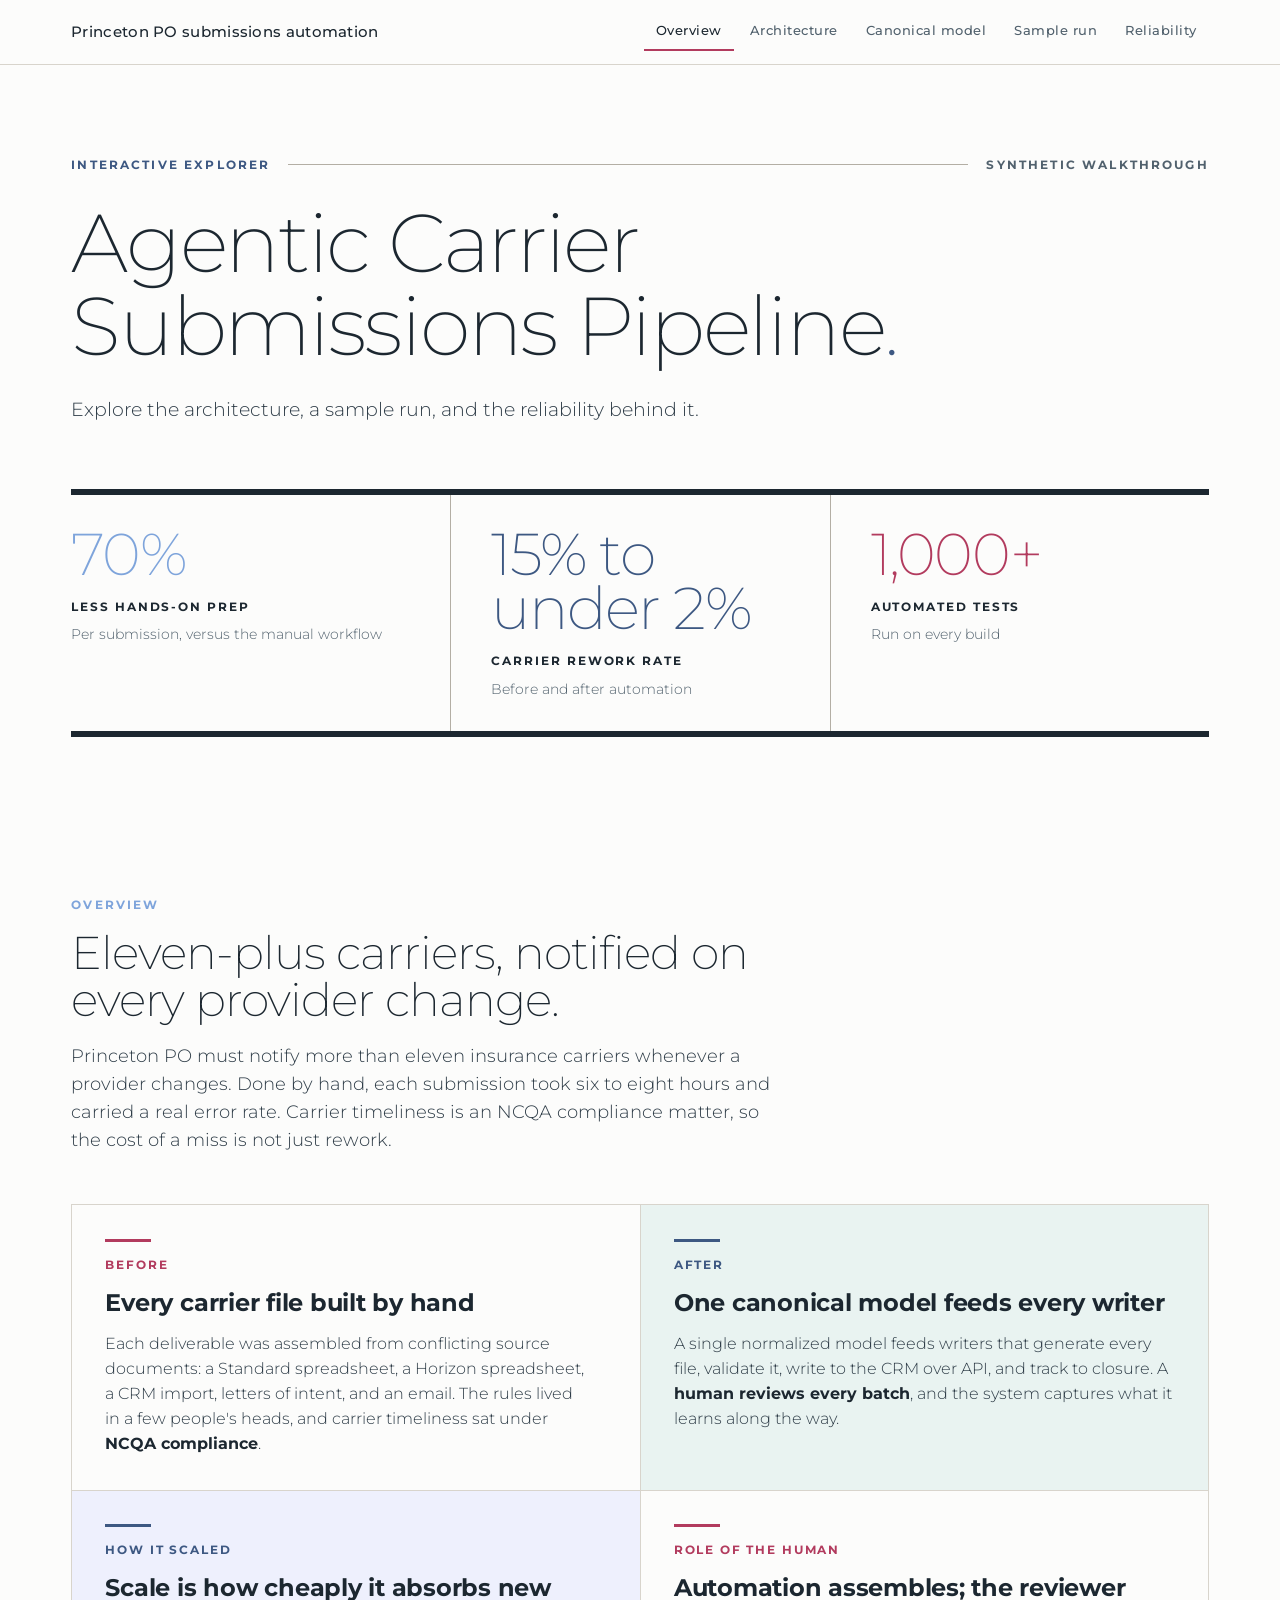
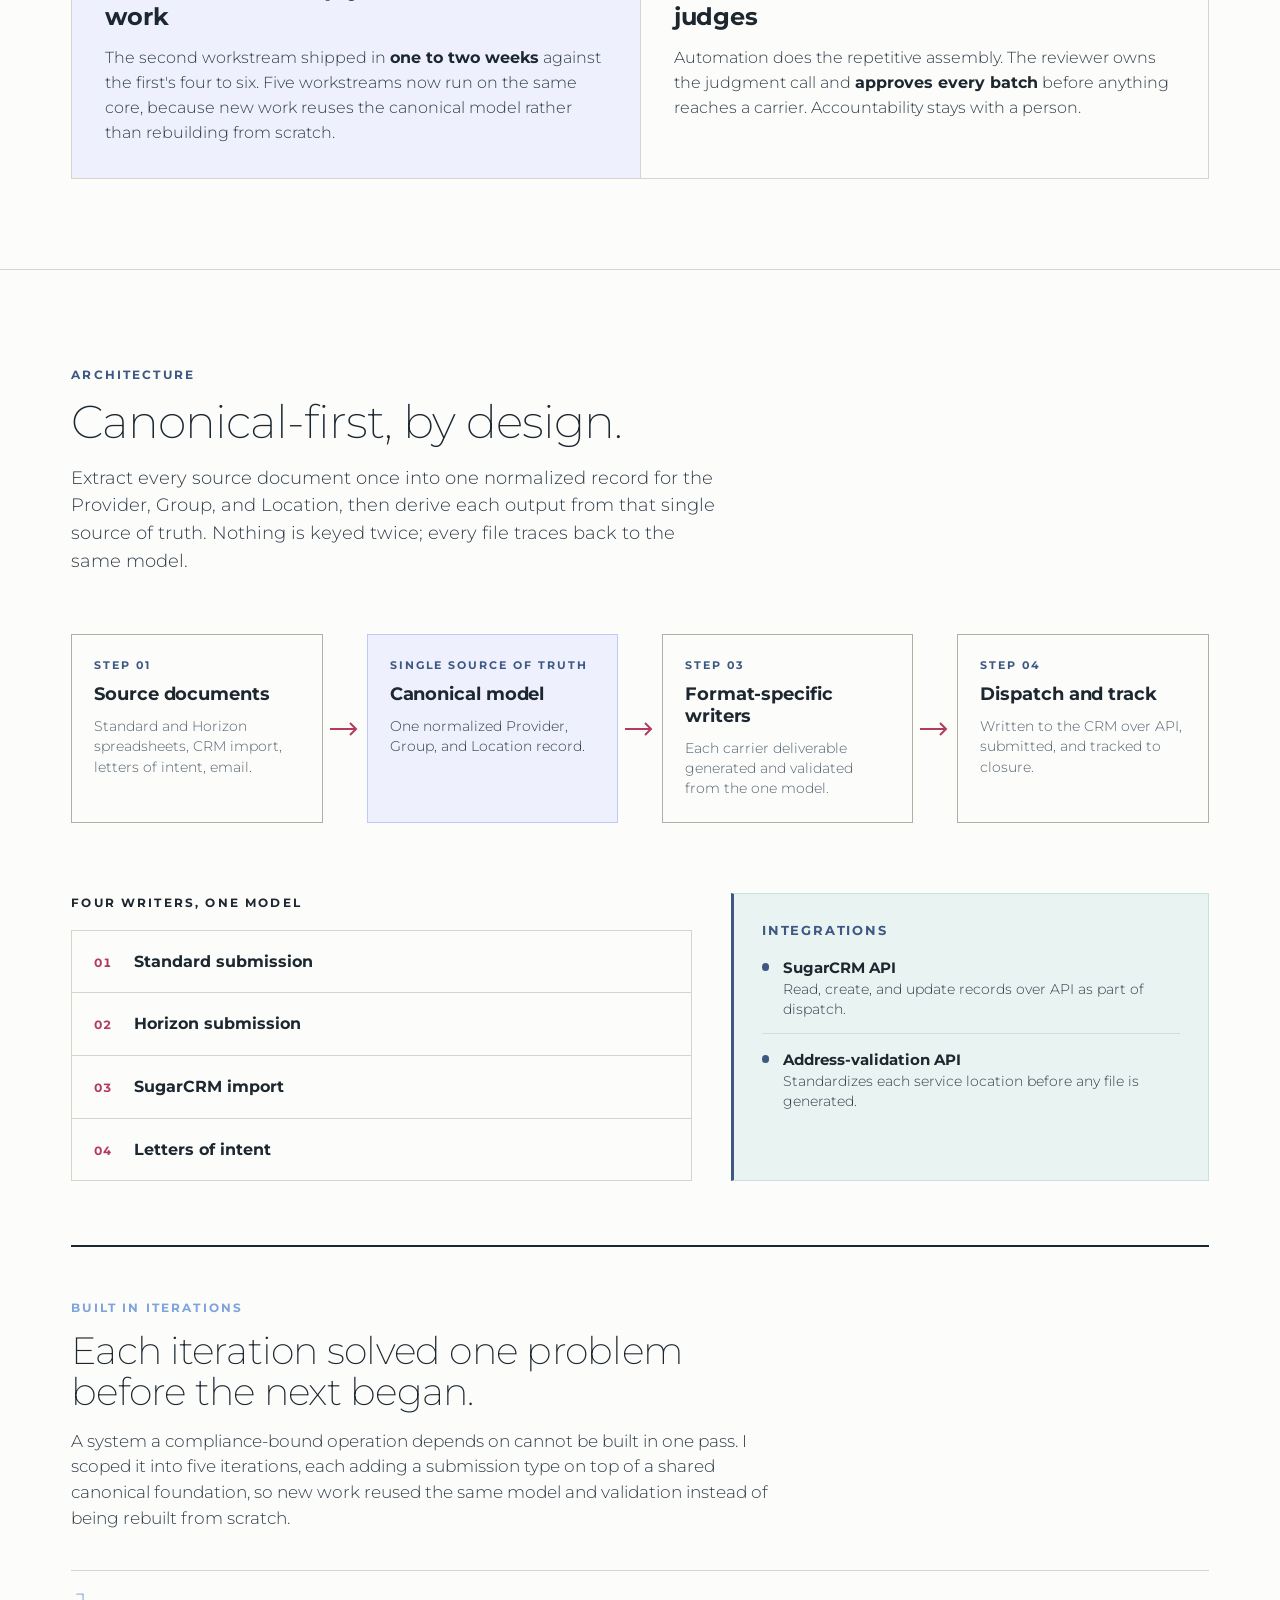
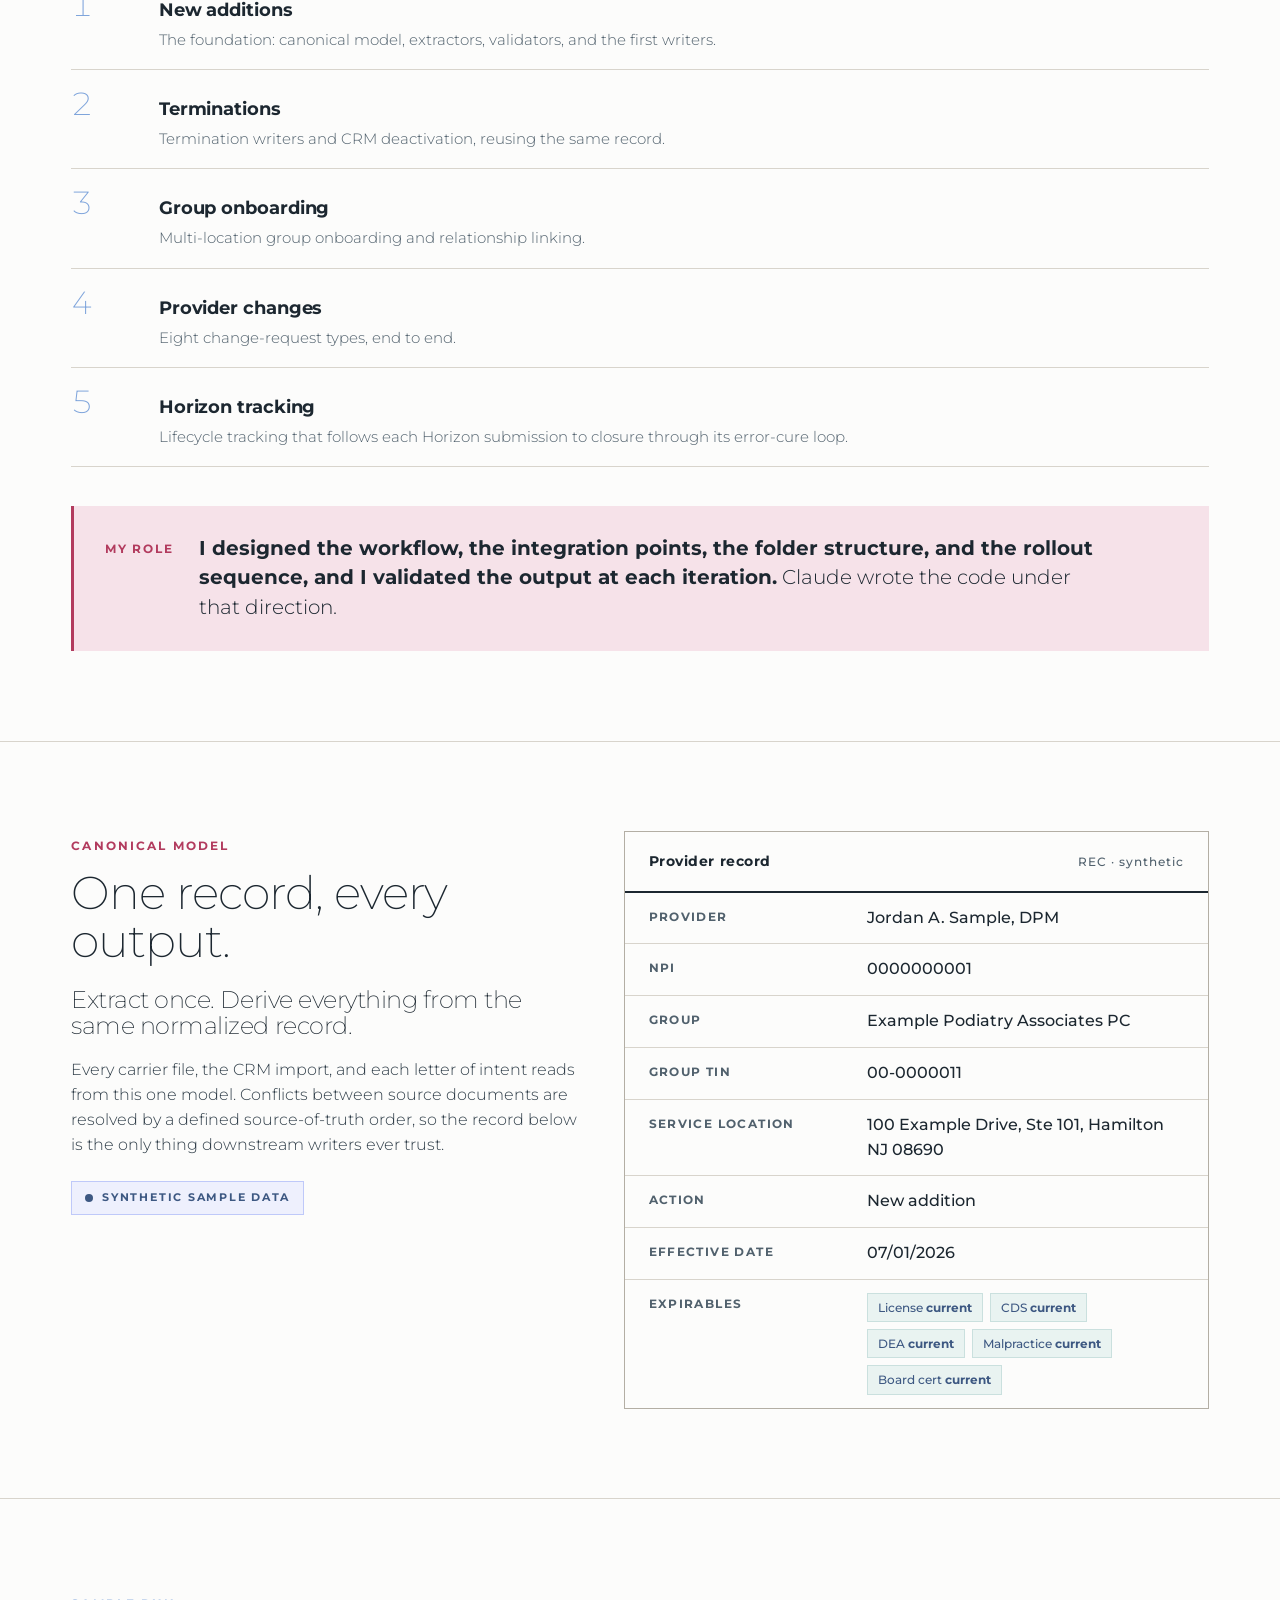
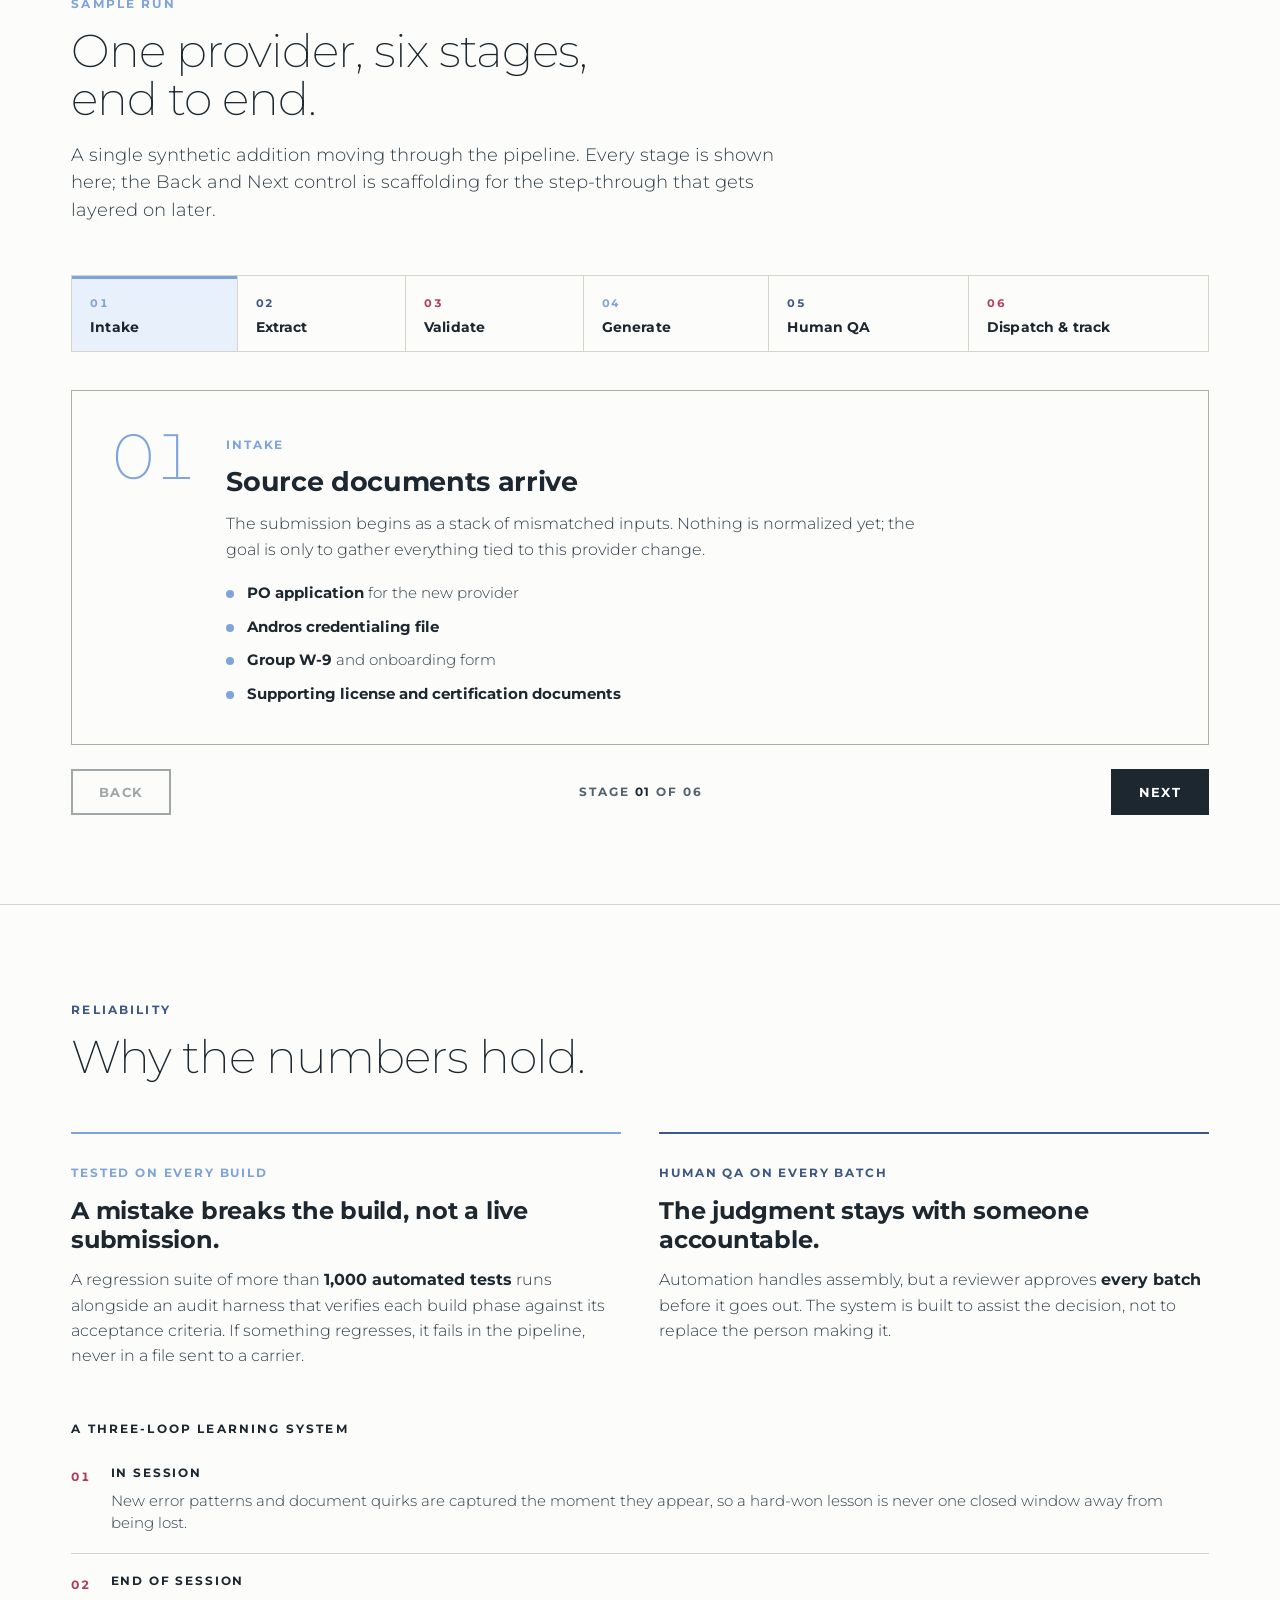
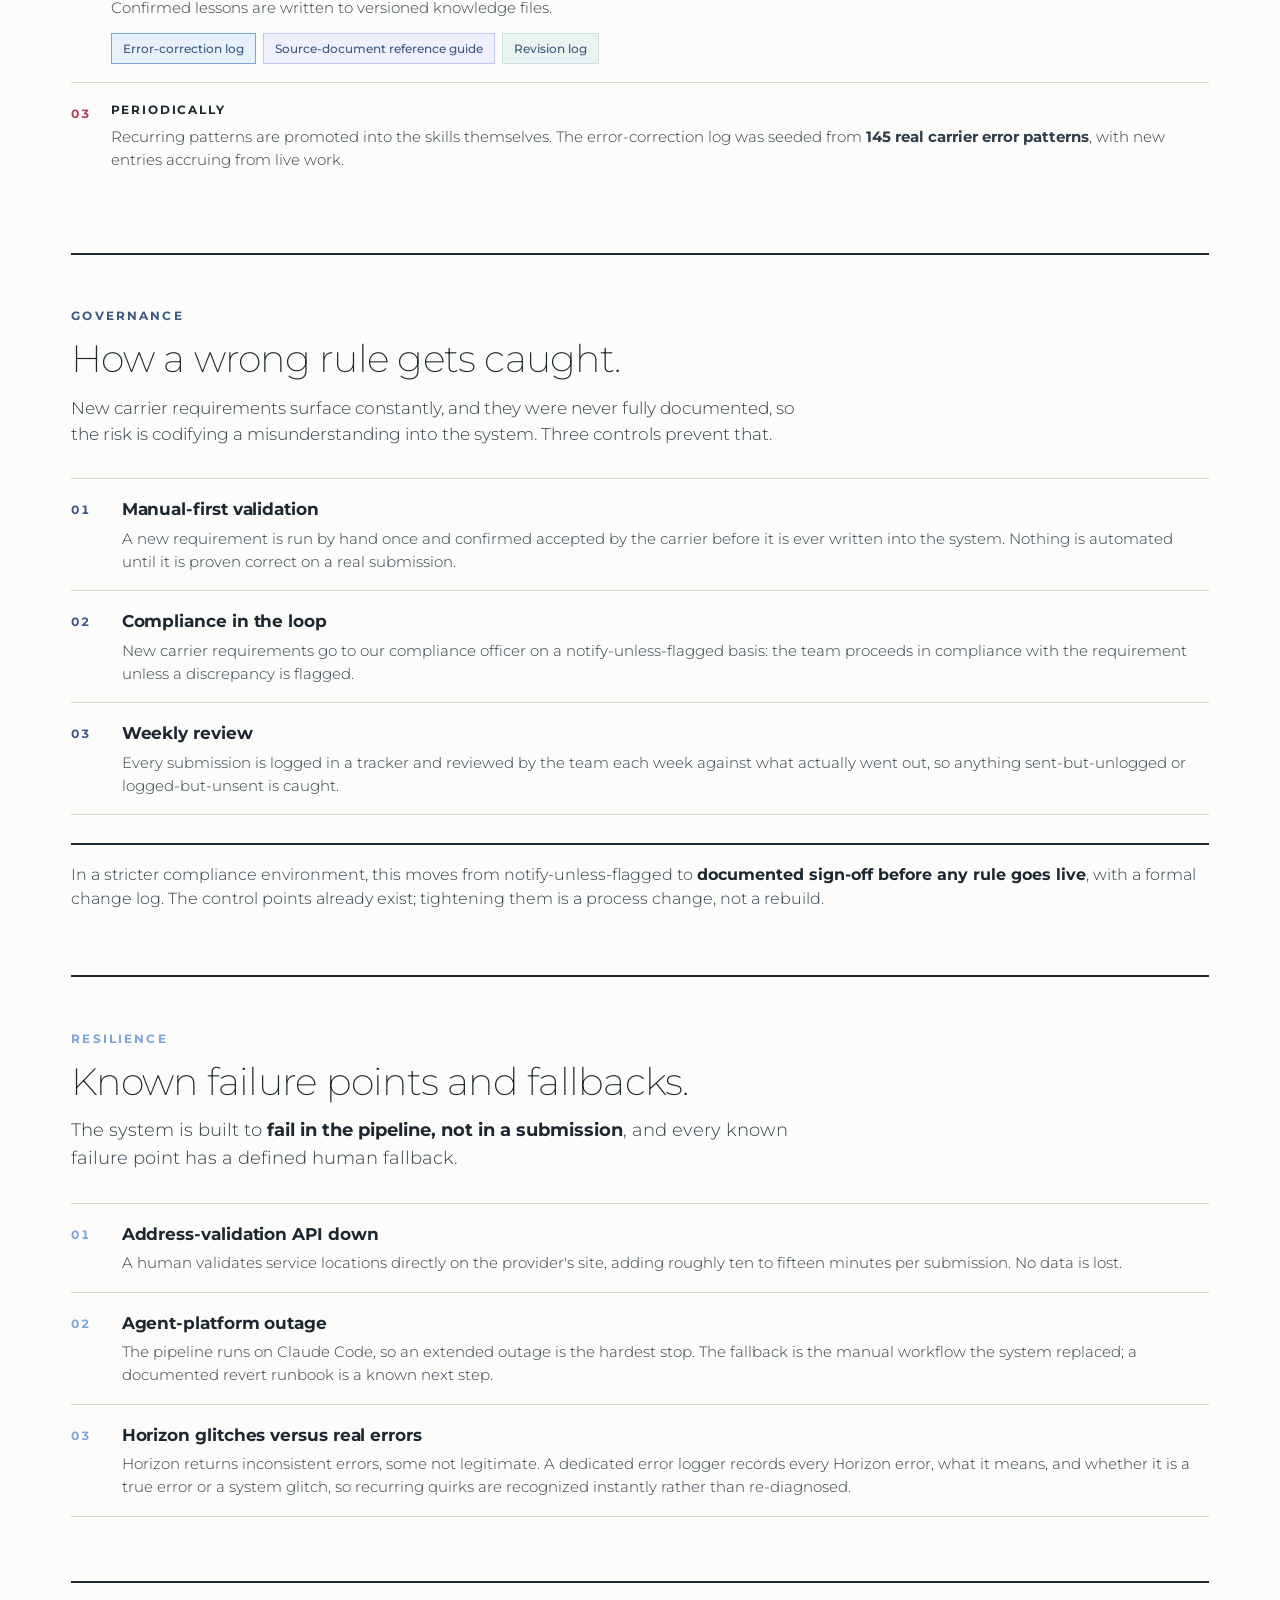
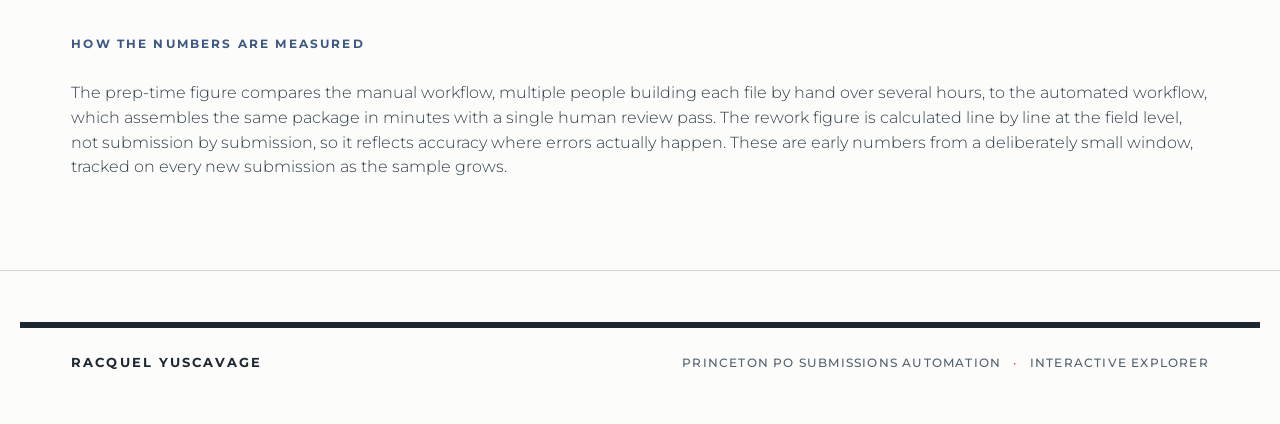
<file: agentic-carrier-submissions-pipeline/index.html>
<!doctype html>
<html lang="en">
<head>
<meta charset="utf-8" />
<meta name="viewport" content="width=device-width, initial-scale=1" />
<title>Agentic Carrier Submissions Pipeline</title>
<link rel="preconnect" href="https://fonts.googleapis.com" />
<link rel="preconnect" href="https://fonts.gstatic.com" crossorigin />
<link href="https://fonts.googleapis.com/css2?family=Montserrat:wght@200;300;400;500;600;700&display=swap" rel="stylesheet" />
<style>
  /* =========================================================
     Racquel Yuscavage Design System — full accent palette
     Static explorer. No JS. Inline CSS, Montserrat web font only.
     ========================================================= */
  :root{
    /* foundation */
    --paper:#fcfcfb; --paper-2:#f4f3ef; --paper-3:#e8e6e0;
    --ink:#1c2730; --ink-2:#2f3d48; --ink-3:#51616d;
    --hairline:#b3aea4; --hairline-soft:#d8d4cc;

    /* full accent family */
    --wisteria:#7ea4db; --dusk:#3d5882; --periwinkle:#bfc9f9; --mint:#cae0de; --berry:#b23b5e;
    --wisteria-press:#4f79b3; --dusk-press:#2f4264; --berry-press:#962e4d;

    /* pale tints for fills */
    --wisteria-fill:#e8f0fb; --dusk-fill:#e6ebf3; --periwinkle-fill:#eef0fd;
    --mint-fill:#e9f3f1; --berry-fill:#f6e2e9;

    /* type */
    --font:'Montserrat','Helvetica Neue',Arial,sans-serif;
    --w-xl:200; --w-lt:300; --w-rg:400; --w-md:500; --w-sb:600; --w-bd:700;

    /* per-section lead accent (rotated via .lead-* on each section) */
    --lead:var(--dusk); --lead-press:var(--dusk-press); --lead-fill:var(--dusk-fill);

    --gutter:clamp(20px, 4vw, 56px);
    --maxw:1240px;
  }

  *{ box-sizing:border-box; }
  html{ scroll-behavior:smooth; }
  body{
    margin:0; background:var(--paper); color:var(--ink);
    font-family:var(--font); font-weight:var(--w-lt);
    font-size:17px; line-height:1.6; -webkit-font-smoothing:antialiased;
    text-rendering:optimizeLegibility;
  }
  h1,h2,h3,h4,p{ margin:0; }
  a{ color:inherit; }

  /* lead-accent rotation utilities */
  .lead-wisteria{ --lead:var(--wisteria); --lead-press:var(--wisteria-press); --lead-fill:var(--wisteria-fill); }
  .lead-dusk{ --lead:var(--dusk); --lead-press:var(--dusk-press); --lead-fill:var(--dusk-fill); }
  .lead-berry{ --lead:var(--berry); --lead-press:var(--berry-press); --lead-fill:var(--berry-fill); }

  /* shared primitives -------------------------------------------------- */
  .wrap{ max-width:var(--maxw); margin:0 auto; padding-inline:var(--gutter); }

  .eyebrow{
    display:inline-block; font-size:12px; font-weight:var(--w-bd);
    letter-spacing:.18em; text-transform:uppercase; color:var(--lead);
  }
  .meta{
    font-size:12px; font-weight:var(--w-bd); letter-spacing:.18em;
    text-transform:uppercase; color:var(--ink-3);
  }
  .dot{ color:var(--lead); }
  .bullet{ width:8px; height:8px; border-radius:999px; background:var(--lead); display:inline-block; }

  .copy{ font-weight:var(--w-lt); line-height:1.62; color:var(--ink-2); text-wrap:pretty; }
  .copy b, .copy strong{ font-weight:var(--w-bd); color:var(--ink); }
  .copy + .copy{ margin-top:14px; }

  /* ---- sticky section nav -------------------------------------------- */
  .topbar{
    position:sticky; top:0; z-index:50; background:rgba(252,252,251,.92);
    backdrop-filter:saturate(1.1) blur(6px);
    border-bottom:1px solid var(--hairline-soft);
  }
  .topbar .wrap{
    display:flex; align-items:center; justify-content:space-between;
    gap:24px; height:64px;
  }
  .brand{ display:flex; align-items:baseline; gap:12px; min-width:0; }
  .brand .mark{
    font-weight:var(--w-bd); letter-spacing:.16em; font-size:13px; text-transform:uppercase;
  }
  .brand .mark .dot{ color:var(--berry); }
  .brand .who{ font-size:15px; color:var(--ink); font-weight:var(--w-md); letter-spacing:.02em; white-space:nowrap; }
  nav.sections{ display:flex; align-items:center; gap:4px; flex-wrap:wrap; justify-content:flex-end; }
  nav.sections a{
    text-decoration:none; font-size:12.5px; font-weight:var(--w-md);
    letter-spacing:.04em; color:var(--ink-3); padding:8px 12px; white-space:nowrap;
    border-bottom:2px solid transparent; transition:color .15s ease, border-color .15s ease;
  }
  nav.sections a:hover{ color:var(--ink); }
  nav.sections a.is-active{ color:var(--ink); border-bottom-color:var(--berry); }

  /* ---- header / hero ------------------------------------------------- */
  header.hero{ padding-top:clamp(48px,7vw,104px); padding-bottom:clamp(36px,5vw,72px); }
  .hero .eyebrow-row{ display:flex; align-items:center; gap:18px; margin-bottom:28px; }
  .hero .eyebrow-row .ln{ flex:1; height:1px; background:var(--hairline); }
  .hero h1{
    font-weight:var(--w-xl); font-size:clamp(42px,6.4vw,82px);
    letter-spacing:-0.028em; line-height:1.01; max-width:16ch;
  }
  .hero .lead{
    margin-top:28px; max-width:62ch; font-size:clamp(17px,1.5vw,21px);
    font-weight:var(--w-lt); line-height:1.55; color:var(--ink-2); text-wrap:pretty;
  }

  /* headline figures */
  .figures{
    margin-top:clamp(40px,5vw,68px);
    display:grid; grid-template-columns:repeat(3,1fr);
    border-top:6px solid var(--ink); border-bottom:6px solid var(--ink);
  }
  .figure{ padding:32px 40px; border-left:1px solid var(--hairline); }
  .figure:first-child{ border-left:0; padding-left:0; }
  .figure .n{
    display:block; font-weight:var(--w-xl); letter-spacing:-0.03em; line-height:.92;
    font-size:clamp(38px,4.6vw,62px); color:var(--lead);
  }
  .figure .lab{
    display:block; margin-top:16px; font-size:12px; font-weight:var(--w-bd);
    letter-spacing:.16em; text-transform:uppercase; color:var(--ink);
  }
  .figure .sub{ display:block; margin-top:8px; font-size:14px; font-weight:var(--w-lt); color:var(--ink-3); line-height:1.45; }

  /* ---- generic section ---------------------------------------------- */
  section.block{ padding-block:clamp(56px,7vw,104px); border-bottom:1px solid var(--hairline-soft); }
  .section-head{ max-width:64ch; margin-bottom:clamp(32px,4vw,56px); }
  .section-head .eyebrow{ margin-bottom:14px; }
  .section-head h2{
    font-weight:var(--w-xl); font-size:clamp(30px,3.8vw,46px);
    letter-spacing:-0.022em; line-height:1.04;
  }
  .section-head .kicker{ margin-top:18px; font-size:clamp(16px,1.4vw,19px); color:var(--ink-2); font-weight:var(--w-lt); line-height:1.55; text-wrap:pretty; }

  /* ---- overview: four points ---------------------------------------- */
  .four{ display:grid; grid-template-columns:repeat(2,1fr); gap:1px; background:var(--hairline-soft); border:1px solid var(--hairline-soft); }
  .point{ background:var(--paper); padding:clamp(26px,2.6vw,40px); display:flex; flex-direction:column; gap:14px; }
  .point.fill-mint{ background:var(--mint-fill); }
  .point.fill-peri{ background:var(--periwinkle-fill); }
  .point.ink{ background:var(--ink); color:var(--paper); }
  .point.ink .p-title{ color:var(--paper); }
  .point.ink .copy{ color:#c8d2da; }
  .point.ink .copy b{ color:#fff; }
  .point .p-rule{ width:46px; height:3px; background:var(--lead); }
  .point.ink .p-rule{ background:var(--periwinkle); }
  .point .p-eyebrow{ font-size:11.5px; font-weight:var(--w-bd); letter-spacing:.16em; text-transform:uppercase; color:var(--lead); }
  .point.ink .p-eyebrow{ color:var(--periwinkle); }
  .point .p-title{ font-size:clamp(20px,1.9vw,25px); font-weight:var(--w-bd); letter-spacing:-0.01em; line-height:1.18; }
  .point .copy{ font-size:15.5px; }

  /* ---- architecture -------------------------------------------------- */
  .arch-flow{
    display:flex; align-items:stretch; gap:0; overflow-x:auto;
    padding:8px 0 18px; margin-bottom:8px;
  }
  .node{
    flex:1 0 200px; min-width:200px; border:1px solid var(--hairline);
    background:var(--paper); padding:22px 22px 24px; display:flex; flex-direction:column; gap:10px;
  }
  .node.hub{ background:var(--periwinkle-fill); border-color:var(--periwinkle); color:var(--ink); }
  .node .n-step{ font-size:11px; font-weight:var(--w-bd); letter-spacing:.18em; text-transform:uppercase; color:var(--lead); }
  .node.hub .n-step{ color:var(--dusk); }
  .node .n-title{ font-size:18px; font-weight:var(--w-bd); letter-spacing:-0.005em; line-height:1.2; }
  .node .n-desc{ font-size:13.5px; font-weight:var(--w-lt); line-height:1.5; color:var(--ink-3); }
  .node.hub .n-desc{ color:var(--ink-2); }
  .connector{ flex:0 0 44px; align-self:center; display:flex; align-items:center; justify-content:center; color:var(--ink); }
  .connector svg{ width:30px; height:18px; display:block; }

  .arch-grid{ display:grid; grid-template-columns:1.3fr 1fr; gap:clamp(28px,3vw,56px); margin-top:clamp(36px,4vw,56px); }
  @media (max-width:860px){ .arch-grid{ grid-template-columns:1fr; } }

  .writers{ display:grid; gap:1px; background:var(--hairline-soft); border:1px solid var(--hairline-soft); }
  .writer{ background:var(--paper); padding:18px 22px; display:flex; align-items:baseline; gap:16px; }
  .writer .w-no{ font-size:12px; font-weight:var(--w-bd); letter-spacing:.1em; color:var(--lead); font-variant-numeric:tabular-nums; min-width:24px; }
  .writer .w-name{ font-size:16px; font-weight:var(--w-bd); }
  .writer .w-desc{ font-size:14px; color:var(--ink-3); font-weight:var(--w-lt); }
  .writer .w-name + .w-desc{ margin-left:2px; }

  .integrations{ background:var(--mint-fill); border:1px solid var(--mint); border-left:3px solid var(--lead); padding:26px 28px; }
  .integrations h3{ font-size:13px; font-weight:var(--w-bd); letter-spacing:.14em; text-transform:uppercase; margin-bottom:16px; color:var(--lead); }
  .api{ display:flex; flex-direction:column; gap:14px; }
  .api .row{ display:flex; gap:14px; align-items:flex-start; padding-bottom:14px; border-bottom:1px solid var(--mint); }
  .api .row:last-child{ border-bottom:0; padding-bottom:0; }
  .api .api-name{ font-size:15px; font-weight:var(--w-bd); }
  .api .api-desc{ font-size:13.5px; color:var(--ink-2); font-weight:var(--w-lt); line-height:1.45; }

  /* ---- canonical model ----------------------------------------------- */
  .canon{ display:grid; grid-template-columns:1fr 1.15fr; gap:clamp(28px,3.4vw,64px); align-items:start; }
  @media (max-width:860px){ .canon{ grid-template-columns:1fr; } }
  .canon-aside .big{ margin-top:22px; font-weight:var(--w-xl); font-size:clamp(26px,2.6vw,34px); letter-spacing:-0.02em; line-height:1.08; }
  .canon-aside .canon-h2{ font-weight:var(--w-xl); font-size:clamp(30px,3.8vw,46px); letter-spacing:-0.022em; line-height:1.04; }
  .canon-aside .copy{ margin-top:18px; font-size:15.5px; }
  .tag{
    display:inline-flex; align-items:center; gap:9px; margin-top:24px;
    font-size:11px; font-weight:var(--w-bd); letter-spacing:.16em; text-transform:uppercase;
    color:var(--dusk); background:var(--periwinkle-fill); border:1px solid var(--periwinkle);
    padding:7px 13px;
  }
  .record{ border:1px solid var(--hairline); background:var(--paper); }
  .record .rec-head{
    display:flex; align-items:baseline; justify-content:space-between; gap:16px;
    padding:18px 24px; border-bottom:2px solid var(--ink);
  }
  .record .rec-head .rh-title{ font-size:14px; font-weight:var(--w-bd); letter-spacing:.04em; }
  .record .rec-head .rh-id{ font-size:12px; color:var(--ink-3); font-weight:var(--w-md); letter-spacing:.08em; }
  .field{ display:grid; grid-template-columns:200px 1fr; gap:18px; padding:13px 24px; border-bottom:1px solid var(--hairline-soft); }
  .field:last-child{ border-bottom:0; }
  .field .f-key{ font-size:11.5px; font-weight:var(--w-bd); letter-spacing:.12em; text-transform:uppercase; color:var(--ink-3); padding-top:2px; }
  .field .f-val{ font-size:15.5px; font-weight:var(--w-md); color:var(--ink); }
  .field .f-val .muted{ font-weight:var(--w-lt); color:var(--ink-3); }
  .pills{ display:flex; flex-wrap:wrap; gap:7px; }
  .pill{ font-size:12px; font-weight:var(--w-md); color:var(--dusk); background:var(--mint-fill); border:1px solid var(--mint); padding:4px 10px; }
  .pill .ok{ color:var(--dusk); font-weight:var(--w-bd); }
  @media (max-width:520px){ .field{ grid-template-columns:1fr; gap:5px; } }

  /* ---- sample run: stepper + stages --------------------------------- */
  .stepper{
    display:flex; gap:1px; background:var(--hairline-soft); border:1px solid var(--hairline-soft);
    margin-bottom:clamp(28px,3vw,44px); overflow-x:auto;
  }
  .step-tab{
    flex:1 0 auto; min-width:150px; background:var(--paper); border:0; cursor:default;
    text-align:left; padding:16px 18px; display:flex; flex-direction:column; gap:6px;
    font-family:inherit; text-decoration:none; color:inherit;
    border-top:3px solid transparent;
  }
  .step-tab[data-active="true"]{ border-top-color:var(--lead); background:var(--lead-fill); }
  .step-tab .st-no{ font-size:11px; font-weight:var(--w-bd); letter-spacing:.16em; color:var(--lead); font-variant-numeric:tabular-nums; }
  .step-tab .st-name{ font-size:13.5px; font-weight:var(--w-bd); letter-spacing:.01em; color:var(--ink); line-height:1.2; }

  .stage-deck{ position:relative; }
  .stage{
    border:1px solid var(--hairline); background:var(--paper);
    padding:clamp(28px,3vw,44px); margin-bottom:18px;
    display:grid; grid-template-columns:auto 1fr; gap:clamp(20px,2.4vw,40px); align-items:start;
  }
  @media (max-width:680px){ .stage{ grid-template-columns:1fr; gap:18px; } }
  .stage .s-index{
    font-weight:var(--w-xl); font-size:clamp(52px,5vw,76px); letter-spacing:-0.04em;
    line-height:.84; color:var(--lead); font-variant-numeric:tabular-nums;
  }
  .stage .s-body{ min-width:0; }
  .stage .s-eyebrow{ font-size:11.5px; font-weight:var(--w-bd); letter-spacing:.16em; text-transform:uppercase; color:var(--lead); }
  .stage .s-title{ margin-top:9px; font-size:clamp(21px,2.1vw,28px); font-weight:var(--w-bd); letter-spacing:-0.012em; line-height:1.16; }
  .stage .s-desc{ margin-top:14px; font-size:16px; color:var(--ink-2); font-weight:var(--w-lt); line-height:1.6; max-width:64ch; text-wrap:pretty; }
  .checklist{ margin-top:20px; display:grid; gap:11px; }
  .checklist .ci{ display:grid; grid-template-columns:auto 1fr; gap:13px; align-items:start; }
  .checklist .ci .mk{ margin-top:8px; width:8px; height:8px; border-radius:999px; background:var(--lead); flex:0 0 auto; }
  .checklist .ci .ct{ font-size:15px; font-weight:var(--w-lt); color:var(--ink-2); line-height:1.5; }
  .checklist .ci .ct b{ font-weight:var(--w-bd); color:var(--ink); }
  .miniflow{ margin-top:20px; display:flex; flex-wrap:wrap; gap:8px; }
  .miniflow .mf{ font-size:13px; font-weight:var(--w-md); color:var(--ink); border:1px solid var(--hairline); padding:7px 13px; background:var(--paper); }

  .run-controls{
    display:flex; align-items:center; justify-content:space-between; gap:18px; margin-top:24px;
  }
  .btn{
    font-family:inherit; font-size:13px; font-weight:var(--w-bd); letter-spacing:.1em; text-transform:uppercase;
    padding:13px 26px; border:2px solid var(--ink); background:var(--paper); color:var(--ink);
    cursor:pointer; transition:background .18s ease, color .18s ease, border-color .18s ease;
  }
  .btn:hover{ background:var(--ink); color:var(--paper); }
  .btn--primary{ background:var(--ink); color:var(--paper); }
  .btn--primary:hover{ background:var(--lead); border-color:var(--lead); }
  .btn[disabled], .btn[aria-disabled="true"]{ opacity:.4; cursor:default; }
  .run-progress{ font-size:12px; font-weight:var(--w-bd); letter-spacing:.16em; text-transform:uppercase; color:var(--ink-3); }
  .run-progress b{ color:var(--ink); }

  /* ---- reliability --------------------------------------------------- */
  .rel-grid{ display:grid; grid-template-columns:repeat(2,1fr); gap:clamp(28px,3vw,56px); }
  @media (max-width:860px){ .rel-grid{ grid-template-columns:1fr; } }
  .rel-card{ border-top:2px solid var(--lead); padding-top:24px; }
  .rel-card .rc-eyebrow{ font-size:11.5px; font-weight:var(--w-bd); letter-spacing:.16em; text-transform:uppercase; color:var(--lead); }
  .rel-card .rc-title{ margin-top:11px; font-size:clamp(20px,1.9vw,25px); font-weight:var(--w-bd); letter-spacing:-0.01em; line-height:1.18; }
  .rel-card .copy{ margin-top:14px; font-size:15.5px; }

  .loops{ margin-top:8px; display:grid; gap:0; }
  .loops .lp{ display:grid; grid-template-columns:auto 1fr; gap:20px; padding:18px 0; border-top:1px solid var(--hairline-soft); }
  .loops .lp:first-child{ border-top:0; }
  .loops .lp .lp-no{ font-size:12px; font-weight:var(--w-bd); letter-spacing:.14em; color:var(--lead); font-variant-numeric:tabular-nums; padding-top:3px; }
  .loops .lp .lp-when{ font-size:11.5px; font-weight:var(--w-bd); letter-spacing:.16em; text-transform:uppercase; color:var(--ink); }
  .loops .lp .lp-what{ margin-top:7px; font-size:15px; font-weight:var(--w-lt); color:var(--ink-2); line-height:1.5; }
  .chips{ display:flex; flex-wrap:wrap; gap:7px; margin-top:13px; }
  .chip{ font-size:12px; font-weight:var(--w-md); color:var(--berry); border:1px solid var(--berry); background:var(--berry-fill); padding:5px 11px; }
  #learning-loops .chips .chip:nth-child(1){ color:var(--dusk); border-color:var(--wisteria); background:var(--wisteria-fill); }
  #learning-loops .chips .chip:nth-child(2){ color:var(--dusk); border-color:var(--periwinkle); background:var(--periwinkle-fill); }
  #learning-loops .chips .chip:nth-child(3){ color:var(--dusk); border-color:var(--mint); background:var(--mint-fill); }

  /* ---- architecture sub-block: iterations + role line ---------------- */
  .subblock{ margin-top:clamp(44px,5vw,72px); padding-top:clamp(32px,3.6vw,48px); border-top:2px solid var(--ink); }
  .subhead{ max-width:66ch; }
  .subhead .eyebrow{ margin-bottom:14px; }
  .subhead h3{ font-weight:var(--w-xl); font-size:clamp(26px,3vw,38px); letter-spacing:-0.02em; line-height:1.07; }
  .subhead .kicker{ margin-top:16px; font-size:clamp(15px,1.3vw,18px); color:var(--ink-2); font-weight:var(--w-lt); line-height:1.55; text-wrap:pretty; }

  .iter-list{ margin-top:clamp(26px,3vw,38px); display:grid; gap:0; border-top:1px solid var(--hairline-soft); }
  .iter{ display:grid; grid-template-columns:62px 1fr; gap:clamp(16px,2vw,30px); padding:18px 0; border-bottom:1px solid var(--hairline-soft); align-items:baseline; }
  .iter .i-no{ font-weight:var(--w-xl); font-size:32px; letter-spacing:-0.03em; color:var(--lead); font-variant-numeric:tabular-nums; line-height:1; }
  .iter .i-name{ font-size:18px; font-weight:var(--w-bd); letter-spacing:-0.005em; }
  .iter .i-desc{ font-size:15px; font-weight:var(--w-lt); color:var(--ink-3); line-height:1.5; }
  .iter .i-name + .i-desc{ margin-top:4px; }
  @media (max-width:560px){ .iter{ grid-template-columns:1fr; gap:6px; } }

  .role-line{ margin-top:clamp(28px,3vw,40px); display:grid; grid-template-columns:auto 1fr; gap:clamp(18px,2vw,30px);
    align-items:start; border-left:3px solid var(--lead); background:var(--lead-fill); padding:clamp(22px,2.2vw,28px) clamp(24px,2.4vw,32px); }
  .role-line .rl-eyebrow{ font-size:11.5px; font-weight:var(--w-bd); letter-spacing:.16em; text-transform:uppercase; color:var(--lead); white-space:nowrap; padding-top:6px; }
  .role-line p{ font-size:clamp(17px,1.55vw,21px); font-weight:var(--w-lt); line-height:1.5; color:var(--ink); text-wrap:pretty; }
  .role-line p b{ font-weight:var(--w-bd); }
  @media (max-width:560px){ .role-line{ grid-template-columns:1fr; gap:12px; } }

  /* ---- reliability sub-blocks: governance, failure points, measurement ---- */
  .ctrl-list{ margin-top:clamp(22px,2.4vw,34px); display:grid; gap:0; border-top:1px solid var(--hairline-soft); }
  .ctrl{ display:grid; grid-template-columns:30px 1fr; gap:clamp(14px,1.6vw,24px); padding:17px 0; border-bottom:1px solid var(--hairline-soft); align-items:start; }
  .ctrl .c-no{ font-size:12px; font-weight:var(--w-bd); letter-spacing:.12em; color:var(--lead); font-variant-numeric:tabular-nums; padding-top:4px; }
  .ctrl .c-name{ font-size:16.5px; font-weight:var(--w-bd); letter-spacing:-0.005em; }
  .ctrl .c-desc{ font-size:15px; font-weight:var(--w-lt); color:var(--ink-2); line-height:1.52; }
  .ctrl .c-name + .c-desc{ margin-top:5px; }
  @media (max-width:560px){ .ctrl{ grid-template-columns:1fr; gap:5px; } }
  .lead-line{ margin-top:14px; font-size:clamp(16px,1.4vw,19px); font-weight:var(--w-lt); color:var(--ink-2); line-height:1.55; text-wrap:pretty; max-width:72ch; }
  .lead-line b{ font-weight:var(--w-bd); color:var(--ink); }
  .forward{ margin-top:clamp(22px,2.2vw,30px); border-top:2px solid var(--ink); padding-top:18px;
    font-size:15.5px; font-weight:var(--w-lt); color:var(--ink-2); line-height:1.55; text-wrap:pretty; max-width:76ch; }
  .forward b{ font-weight:var(--w-bd); color:var(--ink); }
  .measure-note{ margin-top:14px; font-size:15.5px; font-weight:var(--w-lt); color:var(--ink-2); line-height:1.6; text-wrap:pretty; max-width:74ch; }
  .measure-note b{ font-weight:var(--w-bd); color:var(--ink); }

  /* ---- footer -------------------------------------------------------- */
  footer.foot{ padding-block:clamp(40px,4vw,64px); }
  footer.foot .wrap{ border-top:6px solid var(--ink); padding-top:24px; display:flex; flex-wrap:wrap; gap:14px 20px; align-items:baseline; justify-content:space-between; }
  footer.foot .f-name{ font-size:13px; font-weight:var(--w-bd); letter-spacing:.16em; text-transform:uppercase; }
  footer.foot .f-meta{ font-size:12px; font-weight:var(--w-md); letter-spacing:.1em; color:var(--ink-3); text-transform:uppercase; }
  footer.foot .f-meta .sep{ color:var(--berry); margin:0 8px; }
</style>
</head>
<body>

<!-- ============ STICKY SECTION NAV (links wired natively; active-state JS layered later) ============ -->
<div class="topbar">
  <div class="wrap">
    <div class="brand">
      <span class="who">Princeton PO submissions automation</span>
    </div>
    <nav class="sections" id="section-nav" aria-label="Sections">
      <a href="#overview" class="is-active" data-target="overview">Overview</a>
      <a href="#architecture" data-target="architecture">Architecture</a>
      <a href="#canonical" data-target="canonical">Canonical model</a>
      <a href="#sample-run" data-target="sample-run">Sample run</a>
      <a href="#reliability" data-target="reliability">Reliability</a>
    </nav>
  </div>
</div>

<!-- ============ HEADER / HERO ============ -->
<header class="hero lead-dusk">
  <div class="wrap">
    <div class="eyebrow-row">
      <span class="eyebrow">Interactive explorer</span>
      <span class="ln"></span>
      <span class="meta">Synthetic walkthrough</span>
    </div>
    <h1>Agentic Carrier Submissions Pipeline<span class="dot">.</span></h1>
    <p class="lead">Explore the architecture, a sample run, and the reliability behind it.</p>

    <div class="figures">
      <div class="figure lead-wisteria">
        <span class="n">70%</span>
        <span class="lab">Less hands-on prep</span>
        <span class="sub">Per submission, versus the manual workflow</span>
      </div>
      <div class="figure lead-dusk">
        <span class="n">15% to under 2%</span>
        <span class="lab">Carrier rework rate</span>
        <span class="sub">Before and after automation</span>
      </div>
      <div class="figure lead-berry">
        <span class="n">1,000+</span>
        <span class="lab">Automated tests</span>
        <span class="sub">Run on every build</span>
      </div>
    </div>
  </div>
</header>

<main>

<!-- ============ OVERVIEW ============ -->
<section class="block lead-wisteria" id="overview" data-section="overview">
  <div class="wrap">
    <div class="section-head">
      <span class="eyebrow">Overview</span>
      <h2>Eleven-plus carriers, notified on every provider change.</h2>
      <p class="kicker">Princeton PO must notify more than eleven insurance carriers whenever a provider changes. Done by hand, each submission took six to eight hours and carried a real error rate. Carrier timeliness is an NCQA compliance matter, so the cost of a miss is not just rework.</p>
    </div>

    <div class="four">
      <div class="point lead-wisteria">
        <span class="p-rule" style="color: rgb(28, 39, 48); background-color: rgb(178, 59, 94)"></span>
        <span class="p-eyebrow" style="color: rgb(178, 59, 94)">Before</span>
        <h3 class="p-title">Every carrier file built by hand</h3>
        <p class="copy">Each deliverable was assembled from conflicting source documents: a Standard spreadsheet, a Horizon spreadsheet, a CRM import, letters of intent, and an email. The rules lived in a few people's heads, and carrier timeliness sat under <b>NCQA compliance</b>.</p>
      </div>

      <div class="point fill-mint lead-dusk">
        <span class="p-rule"></span>
        <span class="p-eyebrow">After</span>
        <h3 class="p-title">One canonical model feeds every writer</h3>
        <p class="copy">A single normalized model feeds writers that generate every file, validate it, write to the CRM over API, and track to closure. A <b>human reviews every batch</b>, and the system captures what it learns along the way.</p>
      </div>

      <div class="point fill-peri lead-berry">
        <span class="p-rule" style="background-color: rgb(61, 88, 130)"></span>
        <span class="p-eyebrow" style="color: rgb(61, 88, 130)">How it scaled</span>
        <h3 class="p-title">Scale is how cheaply it absorbs new work</h3>
        <p class="copy">The second workstream shipped in <b>one to two weeks</b> against the first's four to six. Five workstreams now run on the same core, because new work reuses the canonical model rather than rebuilding from scratch.</p>
      </div>

      <div class="point lead-dusk">
        <span class="p-rule" style="color: rgb(28, 39, 48); background-color: rgb(178, 59, 94)"></span>
        <span class="p-eyebrow" style="color: rgb(178, 59, 94)">Role of the human</span>
        <h3 class="p-title">Automation assembles; the reviewer judges</h3>
        <p class="copy">Automation does the repetitive assembly. The reviewer owns the judgment call and <b>approves every batch</b> before anything reaches a carrier. Accountability stays with a person.</p>
      </div>
    </div>
  </div>
</section>

<!-- ============ ARCHITECTURE ============ -->
<section class="block lead-dusk" id="architecture" data-section="architecture">
  <div class="wrap">
    <div class="section-head">
      <span class="eyebrow">Architecture</span>
      <h2>Canonical-first, by design.</h2>
      <p class="kicker">Extract every source document once into one normalized record for the Provider, Group, and Location, then derive each output from that single source of truth. Nothing is keyed twice; every file traces back to the same model.</p>
    </div>

    <!-- primary flow -->
    <div class="arch-flow" id="arch-flow" aria-label="Pipeline flow">
      <div class="node lead-wisteria">
        <span class="n-step" style="color: rgb(61, 88, 130)">Step 01</span>
        <span class="n-title">Source documents</span>
        <span class="n-desc">Standard and Horizon spreadsheets, CRM import, letters of intent, email.</span>
      </div>
      <div class="connector" aria-hidden="true">
        <svg viewBox="0 0 30 18"><path d="M0 9 H26 M20 3 L26 9 L20 15" fill="none" stroke="currentColor" stroke-width="2" style="stroke: rgb(178, 59, 94)"/></svg>
      </div>
      <div class="node hub">
        <span class="n-step" style="color: rgb(61, 88, 130)">Single source of truth</span>
        <span class="n-title">Canonical model</span>
        <span class="n-desc">One normalized Provider, Group, and Location record.</span>
      </div>
      <div class="connector" aria-hidden="true">
        <svg viewBox="0 0 30 18"><path d="M0 9 H26 M20 3 L26 9 L20 15" fill="none" stroke="currentColor" stroke-width="2" style="stroke: rgb(178, 59, 94)"/></svg>
      </div>
      <div class="node lead-dusk">
        <span class="n-step" style="color: rgb(61, 88, 130)">Step 03</span>
        <span class="n-title">Format-specific writers</span>
        <span class="n-desc">Each carrier deliverable generated and validated from the one model.</span>
      </div>
      <div class="connector" aria-hidden="true">
        <svg viewBox="0 0 30 18"><path d="M0 9 H26 M20 3 L26 9 L20 15" fill="none" stroke="currentColor" stroke-width="2" style="stroke: rgb(178, 59, 94)"/></svg>
      </div>
      <div class="node lead-berry">
        <span class="n-step" style="color: rgb(61, 88, 130)">Step 04</span>
        <span class="n-title">Dispatch and track</span>
        <span class="n-desc">Written to the CRM over API, submitted, and tracked to closure.</span>
      </div>
    </div>

    <div class="arch-grid">
      <div class="lead-dusk">
        <h3 class="meta" style="color:var(--ink); margin-bottom:18px;">Four writers, one model</h3>
        <div class="writers">
          <div class="writer"><span class="w-no" style="color: rgb(178, 59, 94)">01</span><span class="w-name">Standard submission</span></div>
          <div class="writer"><span class="w-no" style="color: rgb(178, 59, 94)">02</span><span class="w-name">Horizon submission</span></div>
          <div class="writer"><span class="w-no" style="color: rgb(178, 59, 94)">03</span><span class="w-name">SugarCRM import</span></div>
          <div class="writer"><span class="w-no" style="color: rgb(178, 59, 94)">04</span><span class="w-name">Letters of intent</span></div>
        </div>
      </div>

      <div class="integrations lead-dusk">
        <h3>Integrations</h3>
        <div class="api">
          <div class="row">
            <span class="bullet" style="margin-top:7px;"></span>
            <div>
              <div class="api-name">SugarCRM API</div>
              <div class="api-desc">Read, create, and update records over API as part of dispatch.</div>
            </div>
          </div>
          <div class="row">
            <span class="bullet" style="margin-top:7px;"></span>
            <div>
              <div class="api-name">Address-validation API</div>
              <div class="api-desc">Standardizes each service location before any file is generated.</div>
            </div>
          </div>
        </div>
      </div>
    </div>

    <!-- Built in iterations -->
    <div class="subblock lead-wisteria">
      <div class="subhead">
        <span class="eyebrow">Built in iterations</span>
        <h3>Each iteration solved one problem before the next began.</h3>
        <p class="kicker">A system a compliance-bound operation depends on cannot be built in one pass. I scoped it into five iterations, each adding a submission type on top of a shared canonical foundation, so new work reused the same model and validation instead of being rebuilt from scratch.</p>
      </div>

      <div class="iter-list">
        <div class="iter">
          <span class="i-no">1</span>
          <div><div class="i-name">New additions</div><div class="i-desc">The foundation: canonical model, extractors, validators, and the first writers.</div></div>
        </div>
        <div class="iter">
          <span class="i-no">2</span>
          <div><div class="i-name">Terminations</div><div class="i-desc">Termination writers and CRM deactivation, reusing the same record.</div></div>
        </div>
        <div class="iter">
          <span class="i-no">3</span>
          <div><div class="i-name">Group onboarding</div><div class="i-desc">Multi-location group onboarding and relationship linking.</div></div>
        </div>
        <div class="iter">
          <span class="i-no">4</span>
          <div><div class="i-name">Provider changes</div><div class="i-desc">Eight change-request types, end to end.</div></div>
        </div>
        <div class="iter">
          <span class="i-no">5</span>
          <div><div class="i-name">Horizon tracking</div><div class="i-desc">Lifecycle tracking that follows each Horizon submission to closure through its error-cure loop.</div></div>
        </div>
      </div>

      <div class="role-line lead-berry">
        <span class="rl-eyebrow">My role</span>
        <p><b>I designed the workflow, the integration points, the folder structure, and the rollout sequence, and I validated the output at each iteration.</b> Claude wrote the code under that direction.</p>
      </div>
    </div>
  </div>
</section>

<!-- ============ CANONICAL MODEL ============ -->
<section class="block lead-berry" id="canonical" data-section="canonical">
  <div class="wrap">

    <div class="canon">
      <div class="canon-aside lead-berry">
        <span class="eyebrow" style="margin-bottom:14px;">Canonical model</span>
        <h2 class="canon-h2">One record, every output.</h2>
        <p class="big" style="font-size: 24px">Extract once. Derive everything from the same normalized record.</p>
        <p class="copy">Every carrier file, the CRM import, and each letter of intent reads from this one model. Conflicts between source documents are resolved by a defined source-of-truth order, so the record below is the only thing downstream writers ever trust.</p>
        <span class="tag"><span class="bullet" style="background:var(--dusk);"></span> Synthetic sample data</span>
      </div>

      <div class="record" id="canonical-record" aria-label="Canonical record (synthetic)">
        <div class="rec-head">
          <span class="rh-title">Provider record</span>
          <span class="rh-id">REC · synthetic</span>
        </div>
        <div class="field"><span class="f-key">Provider</span><span class="f-val">Jordan A. Sample, DPM</span></div>
        <div class="field"><span class="f-key">NPI</span><span class="f-val">0000000001</span></div>
        <div class="field"><span class="f-key">Group</span><span class="f-val">Example Podiatry Associates PC</span></div>
        <div class="field"><span class="f-key">Group TIN</span><span class="f-val">00-0000011</span></div>
        <div class="field"><span class="f-key">Service location</span><span class="f-val">100 Example Drive, Ste 101, Hamilton NJ 08690</span></div>
        <div class="field"><span class="f-key">Action</span><span class="f-val">New addition</span></div>
        <div class="field"><span class="f-key">Effective date</span><span class="f-val">07/01/2026</span></div>
        <div class="field">
          <span class="f-key">Expirables</span>
          <span class="f-val">
            <span class="pills">
              <span class="pill">License <span class="ok">current</span></span>
              <span class="pill">CDS <span class="ok">current</span></span>
              <span class="pill">DEA <span class="ok">current</span></span>
              <span class="pill">Malpractice <span class="ok">current</span></span>
              <span class="pill">Board cert <span class="ok">current</span></span>
            </span>
          </span>
        </div>
      </div>
    </div>
  </div>
</section>

<!-- ============ SAMPLE RUN ============ -->
<!-- Six stages laid out statically. Stepper tabs + Back/Next are scaffolding for
     the step-through control to be wired later: each .stage carries id="stage-N"
     and data-step; tabs carry data-step; controls carry id="run-prev"/"run-next". -->
<section class="block lead-wisteria" id="sample-run" data-section="sample-run">
  <div class="wrap">
    <div class="section-head">
      <span class="eyebrow">Sample run</span>
      <h2 style="width: 516px">One provider, six stages, end to end.</h2>
      <p class="kicker">A single synthetic addition moving through the pipeline. Every stage is shown here; the Back and Next control is scaffolding for the step-through that gets layered on later.</p>
    </div>

    <!-- stepper -->
    <div class="stepper" id="run-stepper" role="tablist" aria-label="Sample run stages">
      <a class="step-tab" href="#stage-1" data-step="1" data-active="true"><span class="st-no">01</span><span class="st-name">Intake</span></a>
      <a class="step-tab" href="#stage-2" data-step="2"><span class="st-no" style="color: rgb(61, 88, 130)">02</span><span class="st-name">Extract</span></a>
      <a class="step-tab" href="#stage-3" data-step="3"><span class="st-no" style="color: rgb(178, 59, 94)">03</span><span class="st-name">Validate</span></a>
      <a class="step-tab" href="#stage-4" data-step="4"><span class="st-no">04</span><span class="st-name">Generate</span></a>
      <a class="step-tab" href="#stage-5" data-step="5"><span class="st-no" style="color: rgb(61, 88, 130)">05</span><span class="st-name">Human QA</span></a>
      <a class="step-tab" href="#stage-6" data-step="6"><span class="st-no" style="color: rgb(178, 59, 94)">06</span><span class="st-name">Dispatch &amp; track</span></a>
    </div>

    <div class="stage-deck" id="run-stages">

      <article class="stage lead-wisteria" id="stage-1" data-step="1">
        <div class="s-index">01</div>
        <div class="s-body">
          <span class="s-eyebrow">Intake</span>
          <h3 class="s-title">Source documents arrive</h3>
          <p class="s-desc">The submission begins as a stack of mismatched inputs. Nothing is normalized yet; the goal is only to gather everything tied to this provider change.</p>
          <div class="checklist">
            <div class="ci"><span class="mk"></span><span class="ct"><b>PO application</b> for the new provider</span></div>
            <div class="ci"><span class="mk"></span><span class="ct"><b>Andros credentialing file</b></span></div>
            <div class="ci"><span class="mk"></span><span class="ct"><b>Group W-9</b> and onboarding form</span></div>
            <div class="ci"><span class="mk"></span><span class="ct"><b>Supporting license and certification documents</b></span></div>
          </div>
        </div>
      </article>

      <article class="stage lead-dusk" id="stage-2" data-step="2">
        <div class="s-index">02</div>
        <div class="s-body">
          <span class="s-eyebrow">Extract</span>
          <h3 class="s-title">Normalized into one canonical record</h3>
          <p class="s-desc">Every input is read once and resolved into the single Provider, Group, and Location record. Where documents disagree, conflicts are resolved by a defined source-of-truth order rather than a judgment in the moment.</p>
          <div class="miniflow">
            <span class="mf">Provider · Jordan A. Sample, DPM</span>
            <span class="mf">NPI · 0000000001</span>
            <span class="mf">Group · Example Podiatry Associates PC</span>
            <span class="mf">Effective · 07/01/2026</span>
          </div>
        </div>
      </article>

      <article class="stage lead-berry" id="stage-3" data-step="3">
        <div class="s-index">03</div>
        <div class="s-body">
          <span class="s-eyebrow">Validate</span>
          <h3 class="s-title">Checked before anything is generated</h3>
          <p class="s-desc">The record is verified against hard rules first. If a check fails, no carrier file is produced, so a bad record cannot become a bad submission.</p>
          <div class="checklist">
            <div class="ci"><span class="mk"></span><span class="ct"><b>NPI format and check digit</b> verified</span></div>
            <div class="ci"><span class="mk"></span><span class="ct">All five <b>expirables current</b> (license, CDS, DEA, malpractice, board certification)</span></div>
            <div class="ci"><span class="mk"></span><span class="ct"><b>Address standardized</b> via the validation API</span></div>
            <div class="ci"><span class="mk"></span><span class="ct"><b>No document conflicts</b> remaining</span></div>
          </div>
        </div>
      </article>

      <article class="stage lead-dusk" id="stage-4" data-step="4">
        <div class="s-index">04</div>
        <div class="s-body">
          <span class="s-eyebrow">Generate</span>
          <h3 class="s-title">Every carrier file from one record</h3>
          <p class="s-desc">With the record validated, each writer produces its deliverable from the same model. No file is hand-built, and all four stay consistent because they share one source.</p>
          <div class="miniflow">
            <span class="mf">Standard submission</span>
            <span class="mf">Horizon submission</span>
            <span class="mf">SugarCRM import</span>
            <span class="mf">Letters of intent</span>
          </div>
        </div>
      </article>

      <article class="stage lead-wisteria" id="stage-5" data-step="5">
        <div class="s-index">05</div>
        <div class="s-body">
          <span class="s-eyebrow">Human QA</span>
          <h3 class="s-title">A reviewer approves the batch</h3>
          <p class="s-desc">Generated files are presented to a reviewer, who either approves the batch or sends it back. The system never dispatches on its own; the judgment call stays with a person accountable for it.</p>
          <div class="checklist">
            <div class="ci"><span class="mk"></span><span class="ct"><b>Approve</b> to release the batch to dispatch</span></div>
            <div class="ci"><span class="mk"></span><span class="ct"><b>Send back</b> with notes if anything looks wrong</span></div>
          </div>
        </div>
      </article>

      <article class="stage lead-berry" id="stage-6" data-step="6">
        <div class="s-index">06</div>
        <div class="s-body">
          <span class="s-eyebrow">Dispatch &amp; track</span>
          <h3 class="s-title">Submitted, then tracked to closure</h3>
          <p class="s-desc">On approval, the CRM is updated over API and the files are submitted to carriers. Each submission is tracked to closure, including the Horizon error-cure loop, and what the system learns flows back into the knowledge base.</p>
          <div class="checklist">
            <div class="ci"><span class="mk"></span><span class="ct"><b>CRM updated</b> via API</span></div>
            <div class="ci"><span class="mk"></span><span class="ct"><b>Tracked to closure</b> with the Horizon error-cure loop</span></div>
            <div class="ci"><span class="mk"></span><span class="ct"><b>Patterns captured</b> back into the learning loop</span></div>
          </div>
        </div>
      </article>

    </div>

    <!-- step-through control scaffold (non-functional until wired) -->
    <div class="run-controls" id="run-controls">
      <button type="button" class="btn" id="run-prev" aria-disabled="true">Back</button>
      <span class="run-progress" id="run-progress">Stage <b>01</b> of 06</span>
      <button type="button" class="btn btn--primary" id="run-next">Next</button>
    </div>
  </div>
</section>

<!-- ============ RELIABILITY ============ -->
<section class="block lead-dusk" id="reliability" data-section="reliability">
  <div class="wrap">
    <div class="section-head">
      <span class="eyebrow">Reliability</span>
      <h2>Why the numbers hold.</h2>
    </div>

    <div class="rel-grid">
      <div class="rel-card lead-wisteria">
        <span class="rc-eyebrow">Tested on every build</span>
        <h3 class="rc-title">A mistake breaks the build, not a live submission.</h3>
        <p class="copy">A regression suite of more than <b>1,000 automated tests</b> runs alongside an audit harness that verifies each build phase against its acceptance criteria. If something regresses, it fails in the pipeline, never in a file sent to a carrier.</p>
      </div>

      <div class="rel-card lead-dusk">
        <span class="rc-eyebrow">Human QA on every batch</span>
        <h3 class="rc-title">The judgment stays with someone accountable.</h3>
        <p class="copy">Automation handles assembly, but a reviewer approves <b>every batch</b> before it goes out. The system is built to assist the decision, not to replace the person making it.</p>
      </div>
    </div>

    <div style="margin-top:clamp(36px,4vw,56px);" class="lead-berry">
      <h3 class="meta" style="color:var(--ink); margin-bottom:6px;">A three-loop learning system</h3>
      <div class="loops" id="learning-loops">
        <div class="lp">
          <span class="lp-no">01</span>
          <div>
            <div class="lp-when">In session</div>
            <p class="lp-what">New error patterns and document quirks are captured the moment they appear, so a hard-won lesson is never one closed window away from being lost.</p>
          </div>
        </div>
        <div class="lp">
          <span class="lp-no">02</span>
          <div>
            <div class="lp-when">End of session</div>
            <p class="lp-what">Confirmed lessons are written to versioned knowledge files.</p>
            <div class="chips">
              <span class="chip">Error-correction log</span>
              <span class="chip">Source-document reference guide</span>
              <span class="chip">Revision log</span>
            </div>
          </div>
        </div>
        <div class="lp">
          <span class="lp-no">03</span>
          <div>
            <div class="lp-when">Periodically</div>
            <p class="lp-what">Recurring patterns are promoted into the skills themselves. The error-correction log was seeded from <b>145 real carrier error patterns</b>, with new entries accruing from live work.</p>
          </div>
        </div>
      </div>
    </div>

    <!-- Governance -->
    <div class="subblock lead-dusk">
      <div class="subhead">
        <span class="eyebrow">Governance</span>
        <h3>How a wrong rule gets caught.</h3>
        <p class="kicker">New carrier requirements surface constantly, and they were never fully documented, so the risk is codifying a misunderstanding into the system. Three controls prevent that.</p>
      </div>
      <div class="ctrl-list">
        <div class="ctrl">
          <span class="c-no">01</span>
          <div><div class="c-name">Manual-first validation</div><div class="c-desc">A new requirement is run by hand once and confirmed accepted by the carrier before it is ever written into the system. Nothing is automated until it is proven correct on a real submission.</div></div>
        </div>
        <div class="ctrl">
          <span class="c-no">02</span>
          <div><div class="c-name">Compliance in the loop</div><div class="c-desc">New carrier requirements go to our compliance officer on a notify-unless-flagged basis: the team proceeds in compliance with the requirement unless a discrepancy is flagged.</div></div>
        </div>
        <div class="ctrl">
          <span class="c-no">03</span>
          <div><div class="c-name">Weekly review</div><div class="c-desc">Every submission is logged in a tracker and reviewed by the team each week against what actually went out, so anything sent-but-unlogged or logged-but-unsent is caught.</div></div>
        </div>
      </div>
      <p class="forward" style="max-width:none">In a stricter compliance environment, this moves from notify-unless-flagged to <b>documented sign-off before any rule goes live</b>, with a formal change log. The control points already exist; tightening them is a process change, not a rebuild.</p>
    </div>

    <!-- Known failure points and fallbacks -->
    <div class="subblock lead-wisteria">
      <div class="subhead">
        <span class="eyebrow">Resilience</span>
        <h3>Known failure points and fallbacks.</h3>
        <p class="lead-line">The system is built to <b>fail in the pipeline, not in a submission</b>, and every known failure point has a defined human fallback.</p>
      </div>
      <div class="ctrl-list">
        <div class="ctrl">
          <span class="c-no">01</span>
          <div><div class="c-name">Address-validation API down</div><div class="c-desc">A human validates service locations directly on the provider's site, adding roughly ten to fifteen minutes per submission. No data is lost.</div></div>
        </div>
        <div class="ctrl">
          <span class="c-no">02</span>
          <div><div class="c-name">Agent-platform outage</div><div class="c-desc">The pipeline runs on Claude Code, so an extended outage is the hardest stop. The fallback is the manual workflow the system replaced; a documented revert runbook is a known next step.</div></div>
        </div>
        <div class="ctrl">
          <span class="c-no">03</span>
          <div><div class="c-name">Horizon glitches versus real errors</div><div class="c-desc">Horizon returns inconsistent errors, some not legitimate. A dedicated error logger records every Horizon error, what it means, and whether it is a true error or a system glitch, so recurring quirks are recognized instantly rather than re-diagnosed.</div></div>
        </div>
      </div>
    </div>

    <!-- How the numbers are measured -->
    <div class="subblock lead-dusk">
      <div class="subhead" style="max-width:none">
        <span class="eyebrow">How the numbers are measured</span>
        <p class="measure-note" style="max-width:none">The prep-time figure compares the manual workflow, multiple people building each file by hand over several hours, to the automated workflow, which assembles the same package in minutes with a single human review pass. The rework figure is calculated line by line at the field level, not submission by submission, so it reflects accuracy where errors actually happen. These are early numbers from a deliberately small window, tracked on every new submission as the sample grows.</p>
      </div>
    </div>
  </div>
</section>

</main>

<!-- ============ FOOTER ============ -->
<footer class="foot">
  <div class="wrap">
    <span class="f-name">Racquel Yuscavage</span>
    <span class="f-meta">Princeton PO submissions automation <span class="sep">·</span> Interactive explorer</span>
  </div>
</footer>


<script>
(function(){
  var st=document.createElement('style');
  st.textContent='#run-stepper .step-tab{cursor:pointer}[id]{scroll-margin-top:84px}';
  document.head.appendChild(st);
  var stages=[].slice.call(document.querySelectorAll('#run-stages .stage'));
  var tabs=[].slice.call(document.querySelectorAll('#run-stepper .step-tab'));
  var prev=document.getElementById('run-prev'),next=document.getElementById('run-next'),prog=document.getElementById('run-progress');
  if(stages.length&&prev&&next&&prog){
    var i=0,pad=function(n){return(n<10?'0':'')+n;};
    var render=function(){
      stages.forEach(function(s,idx){s.style.display=(idx===i)?'':'none';});
      tabs.forEach(function(t,idx){t.setAttribute('data-active',idx===i?'true':'false');});
      prog.innerHTML='Stage <b>'+pad(i+1)+'</b> of '+pad(stages.length);
      prev.setAttribute('aria-disabled',i===0?'true':'false');prev.disabled=(i===0);
      next.textContent=(i===stages.length-1)?'Start over':'Next';
    };
    prev.addEventListener('click',function(){if(i>0){i--;render();}});
    next.addEventListener('click',function(){i=(i===stages.length-1)?0:i+1;render();});
    tabs.forEach(function(t,idx){t.style.cursor='pointer';t.addEventListener('click',function(e){e.preventDefault();i=idx;render();});});
    render();
  }
  var navLinks=[].slice.call(document.querySelectorAll('#section-nav a[data-target]'));
  var secs=navLinks.map(function(a){return document.getElementById(a.getAttribute('data-target'));}).filter(Boolean);
  if(navLinks.length&&secs.length){
    var spy=function(){var cur=secs[0];secs.forEach(function(s){if(s.getBoundingClientRect().top<=140)cur=s;});navLinks.forEach(function(a){a.classList.toggle('is-active',a.getAttribute('data-target')===cur.id);});};
    window.addEventListener('scroll',spy,{passive:true});window.addEventListener('resize',spy);spy();
  }
})();
</script>

</body>
</html>
</file>
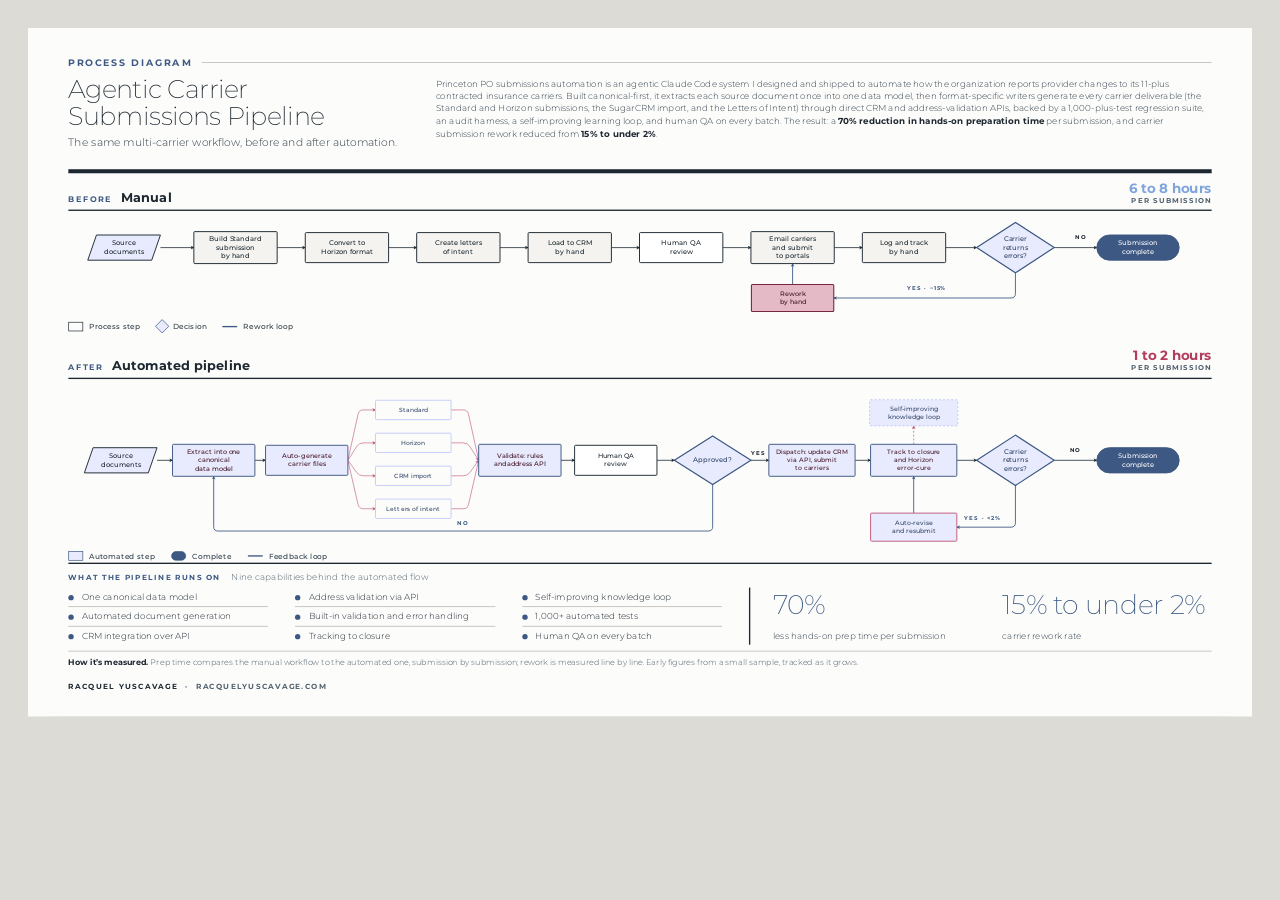
<file: agentic-carrier-submissions-pipeline/infographic.html>
<!doctype html>
<html lang="en">
<head>
<meta charset="utf-8" />
<meta name="viewport" content="width=device-width, initial-scale=1" />
<title>Agentic Carrier Submissions Pipeline</title>
<link rel="stylesheet" href="assets/styles.css" />


<style>
  /* ===== Remix palette migration =====
     Foundation: warm off-white paper + deep slate ink.
     Lead / Support / Pop: LEAD = dusk #3d5882 (title period, capability dots,
     metric figures, AFTER-pipeline nodes); SUPPORT = periwinkle/mint pale fills;
     POP = berry #b23b5e (the single warm legend swatch on the AFTER panel). */
  :root{
    --paper:#fcfcfb; --paper-2:#f4f3ef; --paper-3:#e8e6e0;
    --ink:#1c2730; --ink-2:#2f3d48; --ink-3:#51616d;
    --ink-inverse:#fcfcfb; --bg-inverse:#1c2730;
    --hairline:#b3aea4; --hairline-2:#33414c;
    --wisteria:#7ea4db; --dusk:#3d5882; --periwinkle:#bfc9f9; --mint:#cae0de; --berry:#b23b5e;
    --wisteria-press:#4f79b3; --dusk-press:#2f4264; --berry-press:#962e4d;
    --accent:var(--dusk); --accent-press:var(--dusk-press); --pop:var(--berry);
    /* remap the rose-* tokens the shared CSS consumes onto the remix family */
    --rose-50:#e8ebfd; --rose-100:#e8ebfd; --rose-300:#bfc9f9; --rose-500:var(--dusk);
    --rose-600:#3d5882; --rose-800:#2f4264;
  }
  body{ background:#dcdbd5; }

  @page{ size: 1820px 1024px; margin:0; }
  /* ===== 16:9 variant — 1820 x 1024 ===== */
  .sheet.c4{ width:1820px; height:1024px; padding:42px 60px 38px;
    --c4-title:42px; --c4-cap:14px; --c4-metric0:50px; --c4-metric1:34px; }
  .c4 .c4-head{ padding-bottom:18px; }
  .c4 .c4-head .c4-eyebrow-row{ margin-bottom:14px; }
  .c4 .c4-headrow .headline-sub{ margin-top:9px; font-size:17px; }
  .c4 .c4-head .intro{ font-size:14.5px; line-height:1.5; }
  .c4 .c4-body{ padding-top:16px; }
  .c4 .rail h2{ font-size:21px; margin:11px 0 18px; }
  .c4 .rail .caps li{ padding:9.5px 0; }
  .c4 .rail .metrics{ padding-top:18px; gap:16px; }
  .c4 .panel-head{ padding-bottom:8px; margin-bottom:4px; }

  /* ===== HORIZONTAL flows: full-width, stacked; rail relocated to a bottom band ===== */
  .c4 .c4-body{ display:block; flex:1; min-height:0; padding-top:10px; }
  .c4 .c4-flows{ display:flex; flex-direction:column; gap:4px; padding-left:0; min-height:0; justify-content:flex-start; }
  .c4 .c4-flows .panel{ flex:0 0 auto; }
  .c4 .flow-wrap{ flex:0 0 auto; display:block; padding-top:4px; }
  .c4 .flow-wrap .flow-svg{ width:100%; height:auto; max-width:100%; }
  .c4 .c4-legend{ padding-top:4px; margin-top:0; }
  /* compact panel chrome */
  .c4 .panel-head{ padding-bottom:7px; margin-bottom:3px; }
  .c4 .panel-head .name{ font-size:19px; }
  .c4 .panel-head .time b{ font-size:20px; margin-bottom:1px; }

  /* bottom capability band */
  .c4 .caps-band{ flex:0 0 auto; margin-top:10px; padding-top:11px; border-top:2px solid var(--ink); }
  .c4 .caps-band .cb-top{ display:flex; align-items:baseline; gap:16px; margin-bottom:8px; }
  /* footer byline — left-aligned line at the foot of the page */
  .c4 .page-byline{ flex:0 0 auto; display:flex; align-items:center; gap:11px; margin:0; padding:20px 0 0;
    font-size:11px; font-weight:var(--w-bd); letter-spacing:.18em; text-transform:uppercase;
    color:var(--ink-3); white-space:nowrap; }
  .c4 .page-byline .name{ color:var(--ink); }
  .c4 .page-byline .sep{ color:var(--accent); }
  .c4 .page-byline a{ color:var(--ink-3); border:0; text-decoration:none; transition:color 120ms; }
  .c4 .page-byline a:hover{ color:var(--accent); }
  .c4 .caps-band .lab{ font-size:11px; font-weight:var(--w-bd); letter-spacing:.18em; text-transform:uppercase; color:var(--accent); white-space:nowrap; }
  .c4 .caps-band .lab-sub{ font-size:13px; font-weight:var(--w-lt); color:var(--ink-3); letter-spacing:.01em; }
  .c4 .caps-band .cb-grid{ display:grid; grid-template-columns:1fr 0.68fr; gap:0; align-items:stretch; }
  /* nine capabilities, three columns of three (column-major flow) */
  .c4 .caps-band .caps{ display:grid; grid-template-columns:repeat(3,1fr); grid-template-rows:repeat(3,auto);
    grid-auto-flow:column; column-gap:40px; row-gap:0; padding:0 40px 0 0; margin:0; list-style:none; }
  .c4 .caps-band .caps li{ display:grid; grid-template-columns:8px 1fr; gap:12px; align-items:start;
    font-size:13px; line-height:1.28; color:var(--ink); padding:5.5px 0; border-top:1px solid var(--hairline); }
  .c4 .caps-band .caps li:nth-child(3n+1){ border-top:0; }
  .c4 .caps-band .caps li::before{ content:""; width:8px; height:8px; border-radius:999px; background:var(--accent); margin-top:.42em; }
  .c4 .caps-band .metrics{ display:grid; grid-template-columns:1fr 1fr; gap:30px; align-content:center;
    border-left:2px solid var(--ink); padding-left:34px; }
  .c4 .caps-band .metric .num{ display:block; font-weight:var(--w-xl); line-height:1.0; color:var(--accent); letter-spacing:-0.02em; font-size:40px; text-wrap:balance; }
  .c4 .caps-band .metric.alt .num{ font-size:40px; }
  .c4 .caps-band .metric .num .hl{ color:var(--accent); }
  .c4 .caps-band .metric .cap{ display:block; margin-top:9px; font-size:13px; line-height:1.34; color:var(--ink-2); font-weight:var(--w-lt); }
  .c4 .caps-band .band-note{ margin:9px 0 0; padding-top:8px; border-top:1px solid var(--hairline);
    font-size:12px; line-height:1.4; color:var(--ink-3); font-weight:var(--w-lt); text-wrap:pretty; }
  .c4 .caps-band .band-note b{ font-weight:var(--w-bd); color:var(--ink); }
  /* trim the header so two stacked flows clear 1024px */
  .c4 .c4-head .intro{ font-size:13.5px; line-height:1.46; }
  .c4 .c4-head{ padding-bottom:14px; }
  .c4 .c4-head .c4-eyebrow-row{ margin-bottom:11px; }
  .c4 .c4-head .ttl{ font-size:var(--c4-title); }
  .c4 .rail .caps li{ font-size:var(--c4-cap); }
  .c4 .rail .metric .num{ font-size:var(--c4-metric0); }
  .c4 .rail .metric.alt .num{ font-size:var(--c4-metric1); }

  /* header: matched to Reliability 1 masthead (fonts + spacing) */
  .c4 .c4-head{ display:block; padding-bottom:13px; }
  .c4 .c4-head .c4-eyebrow-row{ margin-bottom:11px; }
  .c4 .c4-head .c4-eyebrow-row .eyebrow{ font-size:14px; }
  .c4 .c4-headrow{ display:grid; grid-template-columns:0.74fr 1.72fr; gap:50px; align-items:start; }
  .c4 .c4-headrow .ttl{ max-width:none; margin:0; letter-spacing:-0.025em; line-height:1.04; font-size:38px; }
  .c4 .c4-headrow .headline-sub{ margin-top:10px; font-size:16px; font-weight:var(--w-lt); line-height:1.3; color:var(--ink-2); }
  .c4 .c4-head .intro{ font-size:13px; line-height:1.44; color:var(--ink-2); text-wrap:pretty; margin:0; padding-top:2px; }
  .c4 .c4-head .intro b{ font-weight:var(--w-bd); color:var(--ink); }
  .c4 .rail .lab{ font-size:14px; }
  .c4 .rail .metric .cap{ font-size:16px; }

  /* turnaround times: periwinkle (before) and berry (after) — higher specificity to beat concept4.css */
  .c4 .c4-flows .panel:first-child .panel-head .time.slot-time-before b{ color:#7ea4db; }
  .c4 .c4-flows .panel-head .time.slot-time-after b{ color:#b23b5e; }
</style>
</head>
<body>
<div class="stage">
  <section class="sheet c4 landscape" data-board data-prefix="c4" data-screen-label="Concept 4 – capability rail">

    <header class="c4-head">
      <div class="c4-eyebrow-row">
        <span class="eyebrow accent">Process diagram</span>
        <span class="ln"></span>
      </div>
      <div class="c4-headrow">
        <div class="ttl-col">
          <h1 class="ttl display">Agentic Carrier Submissions Pipeline</h1>
          <p class="headline-sub">The same multi-carrier workflow, before and after automation.</p>
        </div>
        <p class="sub intro">Princeton PO submissions automation is an agentic Claude Code system I designed and shipped to automate how the organization reports provider changes to its 11-plus contracted insurance carriers. Built canonical-first, it extracts each source document once into one data model, then format-specific writers generate every carrier deliverable (the Standard and Horizon submissions, the SugarCRM import, and the Letters of Intent) through direct CRM and address-validation APIs, backed by a 1,000-plus-test regression suite, an audit harness, a self-improving learning loop, and human QA on every batch. The result: a <b>70% reduction in hands-on preparation time</b> per submission, and carrier submission rework reduced from <b>15% to under 2%</b>.</p>
      </div>
    </header>

    <div class="c4-body">
      <div class="c4-flows">
        <div class="panel">
          <div class="panel-head">
            <div class="tag"><span class="stage-no">BEFORE</span><span class="name">Manual</span></div>
            <div class="time slot-time-before"></div>
          </div>
          <div class="flow-wrap slot-flow-before"></div>
          <div class="c4-legend legend">
            <span class="item"><span class="sw proc"></span>Process step</span>
            <span class="item"><span class="sw diamond"></span>Decision</span>
            <span class="item"><span class="sw loop"></span>Rework loop</span>
          </div>
        </div>
        <div class="panel">
          <div class="panel-head" style="margin: 20px 0px 3px">
            <div class="tag"><span class="stage-no">AFTER</span><span class="name">Automated pipeline</span></div>
            <div class="time slot-time-after"></div>
          </div>
          <div class="flow-wrap slot-flow-after"></div>
          <div class="c4-legend legend">
            <span class="item"><span class="sw proc" style="background:var(--rose-100);border-color:var(--rose-500)"></span>Automated step</span>
            <span class="item"><span class="sw term"></span>Complete</span>
            <span class="item"><span class="sw loop"></span>Feedback loop</span>
          </div>
        </div>
      </div>
    </div>

    <div class="caps-band">
      <div class="cb-top">
        <span class="lab">What the pipeline runs on</span>
        <span class="lab-sub">Nine capabilities behind the automated flow</span>
      </div>
      <div class="cb-grid">
        <ul class="cap-list caps as-list"></ul>
        <div class="metrics">
          <div class="metric slot-m0"></div>
          <div class="metric alt slot-m1"></div>
        </div>
      </div>
      <p class="band-note"><b>How it’s measured.</b> Prep time compares the manual workflow to the automated one, submission by submission; rework is measured line by line. Early figures from a small sample, tracked as it grows.</p>
    </div>

    <p class="page-byline"><span class="name">Racquel Yuscavage</span><span class="sep">·</span><a href="https://racquelyuscavage.com">racquelyuscavage.com</a></p>

  </section>
</div>

<script src="assets/flow-engine.js"></script>
<script src="assets/flow-data.js"></script>
<script src="assets/flow-data-h.js"></script>
<script src="assets/render.js"></script>
<script src="assets/fit.js"></script>

</body>
</html>
</file>
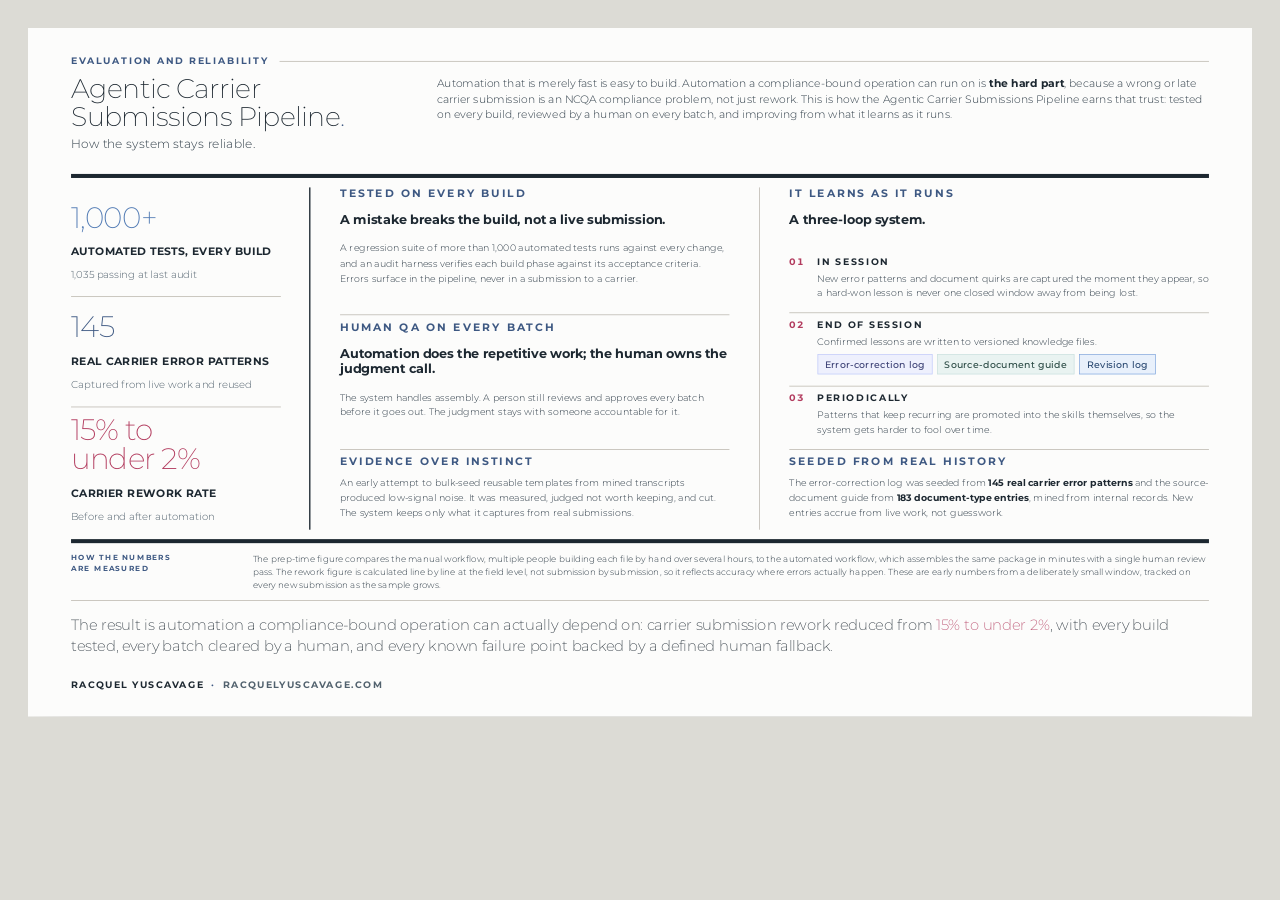
<file: agentic-carrier-submissions-pipeline/one-pager.html>
<!doctype html>
<html lang="en">
<head>
<meta charset="utf-8" />
<meta name="viewport" content="width=device-width, initial-scale=1" />
<title>Agentic Carrier Submissions Pipeline</title>
<link rel="stylesheet" href="assets/styles.css" />

<style>
  /* ===== Remix palette migration =====
     Foundation: warm off-white paper + deep slate ink.
     Accents follow the Lead / Support / Pop model:
       LEAD    = dusk #3d5882  (eyebrows, headline period, figures, dots, step nos)
       SUPPORT = periwinkle    (pale chip fills)
       POP     = berry #b23b5e (one moment: the closing sign-off) */
  :root{
    --paper:#fcfcfb; --paper-2:#f4f3ef; --paper-3:#e8e6e0;
    --ink:#1c2730; --ink-2:#2f3d48; --ink-3:#51616d;
    --ink-inverse:#fcfcfb; --bg-inverse:#1c2730;
    --hairline:#b3aea4; --hairline-2:#33414c;
    --wisteria:#7ea4db; --dusk:#3d5882; --periwinkle:#bfc9f9; --mint:#cae0de; --berry:#b23b5e;
    --wisteria-press:#4f79b3; --dusk-press:#2f4264; --berry-press:#962e4d;
    --accent:var(--dusk); --accent-press:var(--dusk-press); --pop:var(--berry);
    /* remap the rose-* tokens the shared CSS consumes onto the remix family */
    --rose-50:#e8ebfd; --rose-300:#bfc9f9; --rose-500:var(--dusk);
    --rose-600:#3d5882; --rose-800:#2f4264;
  }
  body{ background:#dcdbd5; }

  @page{ size: 1820px 1024px; margin:0; }
  .sheet.r1{ width:1820px; height:1024px; padding:40px 64px 34px; display:flex; flex-direction:column;
    --r1-body:15px; --r1-h3:19px; --r1-fig:46px; --r1-loop:14px; }
  .r1 .copy{ font-size:var(--r1-body); line-height:1.6; }
  .r1 .sh h3{ font-size:var(--r1-h3); }
  .r1 .loops .what{ font-size:var(--r1-loop); line-height:1.55; }
  .r1 .fig .sub{ font-size:13.5px; }

  /* ---- masthead: Concept-4 header pattern, full-width hairline preheader ---- */
  .r1 .mast{ display:grid; grid-template-columns:0.74fr 1.72fr; column-gap:50px; align-items:start;
    padding-bottom:13px; border-bottom:6px solid var(--ink); }
  .r1 .mast .eyebrow-row{ grid-column:1 / -1; display:flex; align-items:center; gap:16px; margin-bottom:11px; }
  .r1 .mast .eyebrow-row .ln{ flex:1; height:1px; background:var(--hairline); }
  .r1 .mast h1{ grid-column:1; align-self:start; font-weight:var(--w-xl); font-size:40px;
    letter-spacing:-0.025em; line-height:1.04; margin:0; }
  .r1 .mast .mast-titlecol{ grid-column:1; align-self:start; }
  .r1 .mast .mast-subtitle{ margin-top:10px; font-size:18px;
    font-weight:var(--w-lt); line-height:1.3; color:var(--ink-2); }
  .r1 .mast h1 .dot{ color:var(--accent); }
  .r1 .mast .sub{ grid-column:2; align-self:start; font-size:13.5px; color:var(--ink-2);
    line-height:1.44; margin:0; padding-top:2px; text-wrap:pretty; }
  .r1 .mast .sub b{ font-weight:var(--w-bd); color:var(--ink); }

  /* ---- 3-column body: vertical metrics rail + two prose columns ---- */
  .r1 .body{ position:relative; display:grid; grid-template-columns:356px 1fr 1fr; gap:0; flex:1; min-height:0; padding-top:14px; }

  .r1 .metrics-rail{ padding-right:42px; border-right:2px solid var(--ink); display:flex; flex-direction:column; }
  .r1 .metrics-rail .fig{ flex:1; display:flex; flex-direction:column; justify-content:center; gap:6px;
    padding:10px 0; border-top:1px solid var(--hairline); }
  .r1 .metrics-rail .fig:first-child{ border-top:0; }
  .r1 .metrics-rail .fig .n{ font-size:var(--r1-fig); line-height:1; color:var(--accent); white-space:normal; }
  .r1 .metrics-rail .fig .lab{ display:block; font-weight:var(--w-bd); letter-spacing:.02em; line-height:1.25; color:var(--ink); }
  .r1 .metrics-rail .fig .sub{ display:block; color:var(--ink-3); line-height:1.4; }

  .r1 .colA{ padding:0 44px; border-right:1px solid var(--hairline); display:flex; flex-direction:column; gap:9px; justify-content:space-between; }
  .r1 .colB{ padding-left:44px; display:flex; flex-direction:column; gap:9px; }
  .r1 .colB > .block:first-child{ flex:1 1 auto; display:flex; flex-direction:column; min-height:0; }
  .r1 .colB .loops{ flex:1; display:flex; flex-direction:column; justify-content:space-between; }
  .r1 .block + .block{ padding-top:8px; border-top:1px solid var(--hairline); }

  .r1 .loops{ display:flex; flex-direction:column; gap:0; }
  .r1 .loops .loop{ padding:8px 0; border-top:1px solid var(--hairline); }
  .r1 .loops .loop:first-child{ border-top:0; }
  .r1 .loops .chips{ margin-top:8px; }

  .r1 .foot{ margin-top:11px; padding-top:12px; border-top:6px solid var(--ink);
    display:flex; flex-wrap:wrap; align-items:flex-end; justify-content:space-between; gap:10px 48px; }
  /* measurement methodology strip, opens the closing zone */
  .r1 .measure{ flex:1 1 100%; display:grid; grid-template-columns:230px 1fr; gap:40px;
    align-items:start; padding-bottom:13px; margin-bottom:2px; border-bottom:1px solid var(--hairline); }
  .r1 .measure .m-label{ font-size:11px; font-weight:var(--w-bd); letter-spacing:.18em;
    text-transform:uppercase; color:var(--accent); line-height:1.45; }
  .r1 .measure .m-text{ margin:0; font-size:13px; line-height:1.5; color:var(--ink-2);
    font-weight:var(--w-lt); text-wrap:pretty; }
  .r1 .measure .m-text b{ font-weight:var(--w-bd); color:var(--ink); }
  .r1 .signoff{ font-size:22px; max-width:none; flex:1 1 100%; line-height:1.45; }
  /* the single warm pop moment */
  .r1 .signoff .accent{ color:var(--berry); }
  .r1 .byline{ flex:none; display:flex; align-items:center; gap:11px; margin:0; padding-bottom:4px;
    font-size:11px; font-weight:var(--w-bd); letter-spacing:.18em; text-transform:uppercase;
    color:var(--ink-3); white-space:nowrap; }
  .r1 .byline .name{ color:var(--ink); }
  .r1 .byline .sep{ color:var(--accent); }
  .r1 .byline a{ color:var(--ink-3); border:0; text-decoration:none; transition:color 120ms; }
  .r1 .byline a:hover{ color:var(--accent); }

  /* ===== accent rotation — Lead / Support / Pop across zones =====
     The full family rotates down the page. Saturated leads (wisteria, dusk,
     berry) carry eyebrows, figures and the loop badges; pale supports
     (periwinkle, mint) fill the knowledge chips and step-number badges. */

  /* metrics rail: one saturated lead each, rotating — darker tones for legibility at scale */
  .r1 .metrics-rail .fig:nth-child(1){ --accent:var(--wisteria-press); --rose-600:var(--wisteria-press); }
  .r1 .metrics-rail .fig:nth-child(2){ --accent:var(--dusk);     --rose-600:var(--dusk); }
  .r1 .metrics-rail .fig:nth-child(3){ --accent:var(--berry);    --rose-600:var(--berry); }

  /* section eyebrows rotate the three saturated leads */
  .r1 .colA .block:nth-child(1){ --accent:var(--wisteria); }
  .r1 .colA .block:nth-child(2){ --accent:var(--berry); }
  .r1 .colA .block:nth-child(3){ --accent:var(--dusk); }
  .r1 .colB .block:nth-child(1){ --accent:var(--wisteria); }
  .r1 .colB .block:nth-child(2){ --accent:var(--dusk); }

  /* step numbers: berry, 14px */
  .r1 .loops .stepno{ font-size:14px; color:#b23b5e; }

  /* knowledge chips: periwinkle / mint / wisteria */
  .r1 .chips .chip:nth-child(1){ background:#eef0fd; border-color:var(--periwinkle); color:#3a3f73; }
  .r1 .chips .chip:nth-child(2){ background:#e9f3f1; border-color:var(--mint); color:#284842; }
  .r1 .chips .chip:nth-child(3){ background:#e8f0fb; border-color:var(--wisteria); color:#27466f; }
</style>
</head>
<body>
<template id="__bundler_thumbnail" data-bg-color="#fcfcfb">
  <svg viewBox="0 0 1200 800" xmlns="http://www.w3.org/2000/svg">
    <rect x="0" y="0" width="1200" height="800" fill="#fcfcfb"/>
    <rect x="140" y="150" width="520" height="46" rx="4" fill="#1c2730"/>
    <rect x="140" y="214" width="360" height="46" rx="4" fill="#1c2730"/>
    <rect x="140" y="320" width="920" height="10" fill="#1c2730"/>
    <circle cx="180" cy="420" r="34" fill="#7ea4db"/>
    <circle cx="300" cy="420" r="34" fill="#3d5882"/>
    <circle cx="420" cy="420" r="34" fill="#b23b5e"/>
    <rect x="140" y="520" width="920" height="10" fill="#1c2730"/>
    <rect x="140" y="600" width="620" height="20" rx="4" fill="#51616d"/>
    <rect x="140" y="640" width="500" height="20" rx="4" fill="#51616d"/>
  </svg>
</template>
<div class="stage">
  <section class="sheet r1 landscape" data-screen-label="Reliability – editorial one-pager">

    <header class="mast">
      <div class="eyebrow-row">
        <span class="eyebrow accent" style="font-size:14px">Evaluation and reliability</span>
        <span class="ln"></span>
      </div>
      <div class="mast-titlecol">
        <h1>Agentic Carrier Submissions Pipeline<span class="dot">.</span></h1>
        <p class="mast-subtitle">How the system stays reliable.</p>
      </div>
      <p class="sub" style="font-size:16px">Automation that is merely fast is easy to build. Automation a compliance-bound operation can run on is <b>the hard part</b>, because a wrong or late carrier submission is an NCQA compliance problem, not just rework. This is how the Agentic Carrier Submissions Pipeline earns that trust: tested on every build, reviewed by a human on every batch, and improving from what it learns as it runs.</p>
    </header>

    <div class="body">
      <div class="metrics-rail">
        <div class="fig">
          <span class="n" style="font-size: 44px; color: var(--accent)">1,000+</span>
          <span class="lab" style="font-size:16px">Automated tests, every build</span>
          <span class="sub" style="font-size: 15px">1,035 passing at last audit</span>
        </div>
        <div class="fig">
          <span class="n" style="font-size: 44px; color: var(--accent)">145</span>
          <span class="lab" style="font-size:16px">Real carrier error patterns</span>
          <span class="sub" style="font-size: 15px">Captured from live work and reused</span>
        </div>
        <div class="fig">
          <span class="n" style="font-size: 44px; color: var(--accent)">15% to <span class="hl" style="color: var(--accent)">under&nbsp;2%</span></span>
          <span class="lab" style="font-size:16px">Carrier rework rate</span>
          <span class="sub" style="font-size: 15px">Before and after automation</span>
        </div>
      </div>

      <div class="colA">
        <div class="block">
          <div class="sh"><span class="eyebrow accent" style="font-size: 16px; color: rgb(61, 88, 130)">Tested on every build</span>
            <h3>A mistake breaks the build, not a live submission.</h3></div>
          <p class="copy" style="margin-top: 12px; font-size: 14px">A regression suite of more than 1,000 automated tests runs against every change, and an audit harness verifies each build phase against its acceptance criteria. Errors surface in the pipeline, never in a submission to a carrier.</p>
        </div>
        <div class="block">
          <div class="sh"><span class="eyebrow accent" style="font-size: 16px; color: rgb(61, 88, 130)">Human QA on every batch</span>
            <h3>Automation does the repetitive work; the human owns the judgment call.</h3></div>
          <p class="copy" style="margin-top: 12px; font-size: 14px">The system handles assembly. A person still reviews and approves every batch before it goes out. The judgment stays with someone accountable for it.</p>
        </div>
        <div class="block">
          <div class="sh"><span class="eyebrow accent" style="font-size: 16px; color: rgb(61, 88, 130)">Evidence over instinct</span></div>
          <p class="copy" style="margin-top: 10px; font-size: 14px">An early attempt to bulk-seed reusable templates from mined transcripts produced low-signal noise. It was measured, judged not worth keeping, and cut. The system keeps only what it captures from real submissions.</p>
        </div>
      </div>

      <div class="colB">
        <div class="block">
          <div class="sh"><span class="eyebrow accent" style="font-size: 16px; color: rgb(61, 88, 130)">It learns as it runs</span>
            <h3>A three-loop system.</h3></div>
          <div class="loops" style="margin-top:14px">
            <div class="loop">
              <div class="stepno">01</div>
              <div><div class="when" style="font-size:14px">In session</div>
                <div class="what" style="font-size: 14px">New error patterns and document quirks are captured the moment they appear, so a hard-won lesson is never one closed window away from being lost.</div></div>
            </div>
            <div class="loop">
              <div class="stepno">02</div>
              <div><div class="when" style="font-size:14px">End of session</div>
                <div class="what" style="font-size: 14px">Confirmed lessons are written to versioned knowledge files.</div>
                <div class="chips"><span class="chip" style="font-size: 14px">Error-correction log</span><span class="chip" style="font-size: 14px">Source-document guide</span><span class="chip" style="font-size: 14px">Revision log</span></div></div>
            </div>
            <div class="loop">
              <div class="stepno">03</div>
              <div><div class="when" style="font-size:14px">Periodically</div>
                <div class="what" style="font-size: 14px">Patterns that keep recurring are promoted into the skills themselves, so the system gets harder to fool over time.</div></div>
            </div>
          </div>
        </div>
        <div class="block">
          <div class="sh"><span class="eyebrow accent" style="font-size: 16px; color: rgb(61, 88, 130)">Seeded from real history</span></div>
          <p class="copy" style="margin-top: 10px; font-size: 14px">The error-correction log was seeded from <b>145 real carrier error patterns</b> and the source-document guide from <b>183 document-type entries</b>, mined from internal records. New entries accrue from live work, not guesswork.</p>
        </div>
      </div>
    </div>

    <footer class="foot" style="margin:14px 0px 0px; width:100%; height:auto; padding:14px 0px 0px">
      <div class="measure">
        <span class="m-label">How the numbers<br>are measured</span>
        <p class="m-text">The prep-time figure compares the manual workflow, multiple people building each file by hand over several hours, to the automated workflow, which assembles the same package in minutes with a single human review pass. The rework figure is calculated line by line at the field level, not submission by submission, so it reflects accuracy where errors actually happen. These are early numbers from a deliberately small window, tracked on every new submission as the sample grows.</p>
      </div>
      <p class="signoff" style="margin: 8px 0px; width: 100%">The result is automation a compliance-bound operation can actually depend on: carrier submission rework reduced from <span class="accent">15% to under 2%</span>, with every build tested, every batch cleared by a human, and every known failure point backed by a defined human fallback.</p>
      <p class="byline" style="padding: 14px 0px 4px"><span class="name" style="font-size:14px">Racquel Yuscavage</span><span class="sep" style="font-size:14px">·</span><a href="https://racquelyuscavage.com" style="font-size:14px">racquelyuscavage.com</a></p>
    </footer>

  </section>
</div>
<script src="assets/fit.js"></script>

</body>
</html>
</file>
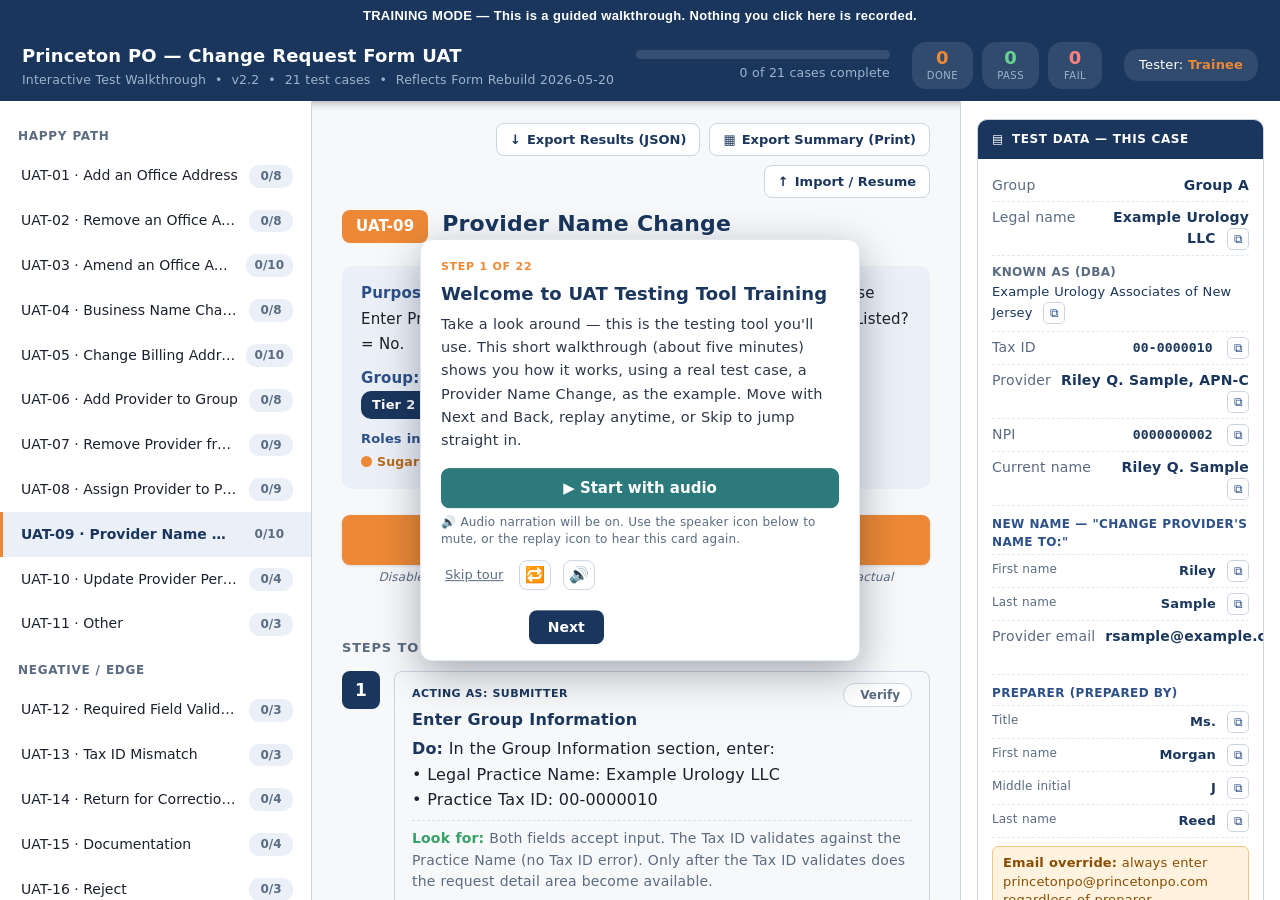
<file: change_request_training/PrincetonPO_UAT_Training_PUBLIC.html>
<!DOCTYPE html>
<html lang="en">
<head>
<meta charset="UTF-8">
<meta name="viewport" content="width=device-width, initial-scale=1.0">
<title>Princeton PO — Change Request Form UAT</title>
<style>
  :root{
    --navy:#1A365D; --orange:#ED8936; --blue:#2D5089; --green:#38A169;
    --green-bg:#E8F5EE; --warn-bg:#FFF3E0; --info-bg:#EBF0F8; --step-bg:#F7F8FA;
    --border:#CBD5E0; --code-bg:#1E2433; --white:#FFFFFF; --text:#1A202C;
    --subtle:#5A6B82; --red:#C53030; --red-bg:#FFF5F5;
    --body:16px; --lh:1.6; --ls:0.01em; --ws:0.02em; --panel:680px;
  }
  *{box-sizing:border-box;margin:0;padding:0;}
  html,body{height:100%;}
  body{font-family:'Segoe UI',system-ui,sans-serif;background:var(--step-bg);color:var(--text);
    display:flex;flex-direction:column;font-size:var(--body);line-height:var(--lh);
    letter-spacing:var(--ls);word-spacing:var(--ws);overflow:hidden;}

  /* Header */
  header{background:var(--navy);color:#fff;padding:12px 22px;display:flex;align-items:center;gap:22px;
    box-shadow:0 2px 8px rgba(0,0,0,0.3);line-height:1.4;flex:0 0 auto;flex-wrap:wrap;}
  .header-title{font-size:18px;font-weight:700;}
  .header-sub{font-size:12.5px;color:#9DB4CE;margin-top:3px;}
  .header-left{flex:0 0 auto;}
  .progress-bar-wrap{flex:1 1 200px;max-width:340px;min-width:160px;}
  .progress-bar-track{height:9px;background:rgba(255,255,255,0.12);border-radius:5px;overflow:hidden;}
  .progress-bar-fill{height:100%;width:0%;background:var(--orange);border-radius:5px;transition:width .3s;}
  .progress-pct{font-size:12.5px;color:#9DB4CE;margin-top:5px;text-align:right;}
  .header-stats{display:flex;gap:9px;}
  .stat-pill{background:rgba(255,255,255,0.1);border-radius:14px;padding:6px 15px;text-align:center;min-width:54px;}
  .stat-num{font-size:18px;font-weight:700;line-height:1.15;}
  .stat-num.ok{color:#68D391;} .stat-num.bad{color:#FC8181;} .stat-num.go{color:var(--orange);}
  .stat-label{font-size:10px;color:#9DB4CE;letter-spacing:0.05em;}
  .tester-pill{background:rgba(255,255,255,0.1);border-radius:14px;padding:7px 15px;font-size:13px;align-self:center;cursor:pointer;}
  .tester-pill b{color:var(--orange);}

  /* Shell: 3 columns */
  .shell{flex:1 1 auto;display:grid;grid-template-columns:312px minmax(0,1fr) 320px;min-height:0;}
  aside,main,.rail{overflow-y:auto;min-height:0;}

  /* Sidebar */
  aside{background:var(--white);border-right:1px solid var(--border);padding:12px 0;}
  .side-group{font-size:12px;font-weight:700;letter-spacing:0.06em;color:var(--subtle);padding:14px 18px 8px;}
  .case-btn{display:flex;align-items:center;justify-content:space-between;gap:10px;width:100%;padding:11px 18px;
    background:none;border:none;border-left:3px solid transparent;cursor:pointer;font-family:inherit;
    font-size:14px;line-height:1.4;color:var(--text);text-align:left;white-space:nowrap;transition:background .12s;}
  .case-btn span.lbl{overflow:hidden;text-overflow:ellipsis;}
  .case-btn:hover{background:var(--info-bg);}
  .case-btn.active{background:var(--info-bg);border-left-color:var(--orange);color:var(--navy);font-weight:700;}
  .case-btn.done{border-left-color:var(--green);}
  .case-badge{font-size:12px;font-weight:700;padding:3px 9px;border-radius:10px;background:var(--info-bg);
    color:var(--subtle);min-width:44px;text-align:center;flex:0 0 auto;}
  .case-badge.passed{background:var(--green-bg);color:var(--green);}
  .case-badge.failed{background:var(--red-bg);color:var(--red);}

  /* Center reading column */
  main{padding:22px 30px 60px;display:flex;flex-direction:column;align-items:center;}
  main > *{width:100%;max-width:var(--panel);}
  .export-row{display:flex;gap:9px;justify-content:flex-end;margin-bottom:12px;flex-wrap:wrap;}
  .ebtn{font-family:inherit;font-size:13px;font-weight:700;padding:8px 13px;border-radius:8px;border:1px solid var(--border);
    background:#fff;color:var(--navy);cursor:pointer;display:flex;align-items:center;gap:6px;}
  .ebtn:hover{background:var(--info-bg);}
  .case-head{display:flex;align-items:flex-start;gap:14px;margin-bottom:8px;}
  .case-num{background:var(--orange);color:#fff;font-weight:700;font-size:15px;padding:7px 14px;border-radius:8px;white-space:nowrap;line-height:1.3;}
  .case-title{font-size:22px;font-weight:700;color:var(--navy);line-height:1.3;}
  .case-meta{background:var(--info-bg);border-radius:10px;padding:15px 19px;margin:15px 0 10px;font-size:15px;line-height:1.7;}
  .case-meta b{color:var(--blue);}
  .case-meta p{margin-bottom:8px;} .case-meta p:last-child{margin-bottom:0;}
  .path-pill{display:inline-block;background:var(--navy);color:#fff;font-size:13px;font-weight:700;padding:3px 11px;border-radius:10px;}
  .steps-intro{font-size:13px;color:var(--subtle);margin:24px 0 12px;letter-spacing:0.06em;font-weight:700;text-transform:uppercase;}
  .open-form-btn{display:flex;align-items:center;justify-content:center;gap:8px;margin:16px 0 4px;padding:13px 20px;
    background:var(--orange);color:#fff;border:none;border-radius:8px;font-family:inherit;font-size:15px;font-weight:700;
    text-decoration:none;cursor:pointer;transition:background .12s,transform .05s;box-shadow:0 1px 3px rgba(0,0,0,0.12);}
  .open-form-btn:hover{background:#DD7324;}
  .open-form-btn:active{transform:translateY(1px);}
  .open-form-btn .ic{font-size:16px;}
  /* Practice-mode caption under the Begin Test button (training tool only — Director Note 2026-05-23). */
  .open-form-note{font-size:12px;color:#5A6B82;font-style:italic;margin:0 0 12px 0;line-height:1.4;text-align:center;max-width:520px;}
  .step{display:grid;grid-template-columns:38px 1fr;gap:14px;margin-bottom:14px;}
  .step-n{background:var(--navy);color:#fff;font-weight:700;font-size:17px;width:38px;height:38px;border-radius:8px;
    display:flex;align-items:center;justify-content:center;}
  /* Role color-coding: Submitter=navy, Operations Reviewer=teal, SugarCRM Admin=orange */
  .step-n.role-submitter{background:var(--navy);}
  .step-n.role-reviewer{background:#2C7A7B;}
  .step-n.role-admin{background:var(--orange);}
  .step-rolebar{font-size:11px;font-weight:700;letter-spacing:0.04em;text-transform:uppercase;margin-bottom:6px;}
  .step-head{display:flex;justify-content:space-between;align-items:flex-start;gap:10px;}
  .step-verify{flex:0 0 auto;display:inline-flex;align-items:center;gap:5px;font-family:inherit;font-size:12px;font-weight:700;
    padding:4px 11px;border:1px solid var(--border);border-radius:999px;background:#fff;color:var(--subtle);cursor:pointer;transition:all .12s;margin-top:-2px;}
  .step-verify:hover{border-color:var(--green);color:var(--green);}
  .step-verify.on{background:var(--green);border-color:var(--green);color:#fff;}
  .step-verify .ic{font-size:12px;}
  .step-body.step-verified{border-left:3px solid var(--green);}
  .wactive .wstate{color:var(--orange);}
  .wnow{font-size:10px;font-weight:700;color:var(--orange);letter-spacing:0.02em;white-space:nowrap;}
  .wactive .wdot{box-shadow:0 0 0 4px rgba(237,137,54,0.25);}
  .wpast{opacity:0.55;}
  .wcaption{margin-top:10px;font-size:11px;font-style:italic;color:var(--subtle);line-height:1.4;}
  .role-submitter-text{color:var(--navy);}
  .role-reviewer-text{color:#2C7A7B;}
  .role-admin-text{color:#B96A1B;}
  .role-legend{margin-top:4px;font-size:13px;}
  .role-chip{display:inline-flex;align-items:center;gap:5px;margin-right:10px;font-weight:700;font-size:12.5px;white-space:nowrap;}
  .role-dot{width:11px;height:11px;border-radius:50%;display:inline-block;}
  .role-chip.role-submitter{color:var(--navy);} .role-chip.role-submitter .role-dot{background:var(--navy);}
  .role-chip.role-reviewer{color:#2C7A7B;} .role-chip.role-reviewer .role-dot{background:#2C7A7B;}
  .role-chip.role-admin{color:#B96A1B;} .role-chip.role-admin .role-dot{background:var(--orange);}
  .step-body{background:var(--step-bg);border:1px solid var(--border);border-radius:8px;padding:13px 17px;}
  .step-title{font-weight:700;color:var(--navy);font-size:16px;margin-bottom:5px;line-height:1.4;}
  .step-action{font-size:16px;line-height:1.6;white-space:pre-line;}
  .step-action .lbl{font-weight:700;color:var(--navy);}
  .step-look{font-size:14px;line-height:1.55;color:var(--subtle);margin-top:7px;padding-top:7px;border-top:1px dashed #D9E0E8;white-space:pre-line;}
  .step-look .lbl{font-weight:700;color:var(--green);}

  .verify-head{display:flex;align-items:center;gap:9px;margin:30px 0 14px;}
  .verify-head i{color:var(--green);font-size:22px;}
  .verify-head h3{font-size:17px;font-weight:700;color:var(--green);}
  .vcard{border:1px solid var(--border);border-left:4px solid var(--green);border-radius:8px;background:var(--green-bg);padding:15px 19px;margin-bottom:15px;}
  .vcard-inline{margin-left:52px;margin-top:-4px;margin-bottom:18px;width:calc(100% - 52px);max-width:calc(var(--panel) - 52px);}
  .vcard-inline .vcard-q{font-size:15px;}
  .vcard.failed{background:var(--red-bg);border-left-color:var(--red);}
  .vcard-q{font-size:16px;line-height:1.6;margin-bottom:13px;}
  .vcard-q .pre{color:var(--green);font-weight:700;}
  .vcard.failed .vcard-q .pre{color:var(--red);}
  .vcard-controls{display:flex;gap:10px;align-items:center;flex-wrap:wrap;}
  .vbtn{font-family:inherit;font-size:15px;font-weight:700;padding:9px 22px;border-radius:8px;border:1px solid var(--border);
    background:#fff;color:var(--subtle);cursor:pointer;display:flex;align-items:center;gap:7px;}
  .vbtn:hover{border-color:var(--subtle);}
  .vbtn.pass.sel{background:var(--green);color:#fff;border-color:var(--green);}
  .vbtn.fail.sel{background:var(--red);color:#fff;border-color:var(--red);}
  .vnote{flex:1;min-width:200px;max-width:340px;border:1px solid var(--border);border-radius:8px;padding:9px 13px;
    font-family:inherit;font-size:15px;line-height:1.5;color:var(--text);}
  .vnote::placeholder{color:#8A9AAE;}
  .ref-toggle{font-size:14px;color:var(--blue);background:none;border:none;cursor:pointer;font-family:inherit;font-weight:700;
    padding:8px 0 4px;display:flex;align-items:center;gap:6px;}
  .ref-body{display:none;background:var(--code-bg);border:1px solid #4A5568;border-radius:8px;padding:13px 15px;margin:8px 0 4px;
    font-family:Consolas,monospace;font-size:13px;color:var(--orange);line-height:1.65;letter-spacing:0;white-space:pre-wrap;}
  .ref-body.open{display:block;}

  .notes-wrap{margin-top:18px;}
  .notes-wrap label{font-size:13px;font-weight:700;color:var(--subtle);letter-spacing:0.04em;text-transform:uppercase;}
  .case-note{width:100%;min-height:60px;margin-top:7px;border:1px solid var(--border);border-radius:8px;padding:10px 13px;
    font-family:inherit;font-size:15px;line-height:1.5;resize:vertical;}

  .nav-bar{display:flex;align-items:center;gap:14px;margin-top:28px;padding-top:18px;border-top:1px solid var(--border);flex-wrap:wrap;}
  .btn{font-family:inherit;font-size:15px;font-weight:700;padding:12px 22px;border-radius:8px;cursor:pointer;border:1px solid var(--border);
    display:flex;align-items:center;gap:8px;}
  .btn-prev{background:var(--step-bg);color:var(--subtle);}
  .btn-done{background:var(--green-bg);color:var(--green);border-color:#68D391;margin-left:auto;}
  .btn-done.locked{opacity:.5;cursor:not-allowed;}
  .btn-guard{background:var(--warn-bg);color:#8A4D00;border:1px solid #F6C77E;font-size:14px;padding:10px 16px;border-radius:8px;line-height:1.4;}
  .btn-guard.ok{background:var(--green-bg);color:var(--green);border-color:#68D391;}

  /* Right rail */
  .rail{background:var(--white);border-left:1px solid var(--border);padding:18px 16px;}
  .rail-card{border:1px solid var(--border);border-radius:10px;margin-bottom:16px;overflow:hidden;}
  .rail-head{font-size:12px;font-weight:700;letter-spacing:0.05em;text-transform:uppercase;padding:10px 14px;display:flex;align-items:center;gap:8px;color:#fff;}
  .rail-head.data{background:var(--navy);} .rail-head.email{background:var(--blue);} .rail-head.flow{background:#3C5A82;}
  .rail-body{padding:11px 14px;font-size:14px;line-height:1.5;}
  .drow{display:flex;justify-content:space-between;gap:10px;padding:5px 0;border-bottom:1px dashed #E2E8F0;}
  .drow:last-child{border-bottom:none;}
  .dk{color:var(--subtle);flex:0 0 auto;} .dv{font-weight:700;color:var(--navy);text-align:right;}
  .dv.mono{font-family:Consolas,monospace;font-weight:600;font-size:13px;}
  .dnote{padding:7px 0;border-bottom:1px dashed #E2E8F0;}
  .dnk{display:block;color:var(--subtle);font-size:12px;font-weight:700;text-transform:uppercase;letter-spacing:0.03em;margin-bottom:2px;}
  .dnv{display:block;color:var(--navy);font-size:13px;line-height:1.45;}
  .dnv.val{display:flex;align-items:center;flex-wrap:wrap;gap:2px;font-weight:700;}
  .dnv.mono{font-family:Consolas,monospace;font-size:13px;}
  .copybtn{display:inline-flex;align-items:center;justify-content:center;vertical-align:middle;
    width:22px;height:22px;margin-left:6px;padding:0;border:1px solid var(--border);border-radius:5px;
    background:#fff;color:var(--blue);cursor:pointer;font-size:12px;line-height:1;flex:0 0 auto;transition:all .12s;}
  .copybtn:hover{background:var(--info-bg);border-color:var(--blue);}
  .copybtn.copied{background:var(--green);border-color:var(--green);color:#fff;}
  .copybtn .ic{font-size:12px;}
  .addrhead{font-size:12px;font-weight:700;letter-spacing:0.03em;text-transform:uppercase;color:var(--blue);
    padding:9px 0 3px;border-bottom:1px dashed #E2E8F0;}
  .drow.addrpart .dk{font-size:12px;}
  .drow.addrpart .dv{font-size:13px;}
  .override{background:var(--warn-bg);border:1px solid #F6C77E;border-radius:6px;padding:7px 10px;margin-top:8px;font-size:13px;color:#8A4D00;line-height:1.45;}
  .erow{display:flex;gap:9px;padding:7px 0;border-bottom:1px dashed #E2E8F0;align-items:flex-start;}
  .erow-click{cursor:pointer;border-radius:6px;margin:0 -6px;padding-left:6px;padding-right:6px;transition:background .12s;}
  .erow-click:hover{background:var(--info-bg);}
  .emailhint{font-size:12px;color:var(--subtle);font-style:italic;margin-bottom:6px;line-height:1.4;}
  .erow:last-child{border-bottom:none;}
  .echk{width:17px;height:17px;border:2px solid var(--border);border-radius:4px;flex:0 0 auto;margin-top:2px;display:flex;align-items:center;justify-content:center;color:#fff;font-size:11px;}
  .echk.done{background:var(--green);border-color:var(--green);}
  .esub{font-weight:700;color:var(--navy);font-size:13px;line-height:1.4;}
  .ebox{font-size:12px;color:var(--subtle);}
  .emailicon{flex:0 0 auto;font-size:15px;line-height:1.2;margin-top:1px;font-style:normal;}
  .erole{font-size:10px;font-weight:700;letter-spacing:0.02em;text-transform:uppercase;margin-top:1px;display:inline-block;}
  .wstep{display:flex;align-items:flex-start;gap:10px;padding:5px 0;font-size:13.5px;}
  .wdot{width:14px;height:14px;border-radius:50%;flex:0 0 auto;margin-top:2px;border:2px solid;}
  .wdot.role-submitter{background:var(--navy);border-color:var(--navy);}
  .wdot.role-reviewer{background:#2C7A7B;border-color:#2C7A7B;}
  .wdot.role-admin{background:var(--orange);border-color:var(--orange);}
  .wtext{display:flex;flex-direction:column;line-height:1.3;}
  .wstate{font-weight:700;color:var(--navy);}
  .wrole{font-size:11px;font-weight:700;letter-spacing:0.02em;text-transform:uppercase;margin-top:1px;}
  .wstep.role-submitter .wrole{color:var(--navy);}
  .wstep.role-reviewer .wrole{color:#2C7A7B;}
  .wstep.role-admin .wrole{color:#B96A1B;}
  .wline{width:2px;height:10px;background:var(--border);margin-left:6px;}

  /* Modal (name prompt / dialogs) */
  .overlay{position:fixed;inset:0;background:rgba(26,54,93,0.55);display:none;align-items:center;justify-content:center;z-index:50;}
  .overlay.open{display:flex;}
  .modal{background:#fff;border-radius:14px;padding:30px 34px;max-width:480px;width:90%;box-shadow:0 12px 40px rgba(0,0,0,0.3);}
  .modal h2{font-size:21px;color:var(--navy);margin-bottom:10px;}
  .modal p{font-size:15px;line-height:1.6;color:var(--text);margin-bottom:16px;}
  .modal input{width:100%;font-family:inherit;font-size:16px;padding:11px 14px;border:1px solid var(--border);border-radius:8px;margin-bottom:16px;}
  .modal-btns{display:flex;gap:10px;justify-content:flex-end;}
  .modal .btn-primary{background:var(--navy);color:#fff;border:none;font-family:inherit;font-size:15px;font-weight:700;padding:11px 22px;border-radius:8px;cursor:pointer;}
  .modal .btn-secondary{background:var(--step-bg);color:var(--subtle);border:1px solid var(--border);font-family:inherit;font-size:15px;font-weight:700;padding:11px 22px;border-radius:8px;cursor:pointer;}

  .toast{position:fixed;bottom:20px;left:50%;transform:translateX(-50%);background:var(--navy);color:#fff;
    padding:12px 22px;border-radius:10px;font-size:14px;font-weight:600;z-index:60;opacity:0;transition:opacity .25s;box-shadow:0 6px 20px rgba(0,0,0,0.25);}
  .toast.show{opacity:1;}

  /* Responsive: collapse rail to top under 1100px */
  @media (max-width:1100px){
    body{overflow:auto;}
    .shell{grid-template-columns:1fr;}
    aside{order:2;border-right:none;border-top:1px solid var(--border);max-height:none;}
    .rail{order:1;border-left:none;border-bottom:1px solid var(--border);display:grid;grid-template-columns:repeat(auto-fit,minmax(240px,1fr));gap:14px;}
    .rail-card{margin-bottom:0;}
    main{order:0;}
    aside,main,.rail{overflow:visible;}
  }

  @media print{
    header,aside,.rail,.export-row,.nav-bar,.ref-toggle,.tester-pill{display:none!important;}
    .shell{display:block;} main{max-width:none;padding:0;}
  }
  .ic{font-style:normal;display:inline-block;line-height:1;}
/* ============ TRAINING OVERLAY STYLES ============ */
#tourOverlay{position:fixed;inset:0;z-index:9999;pointer-events:none;}
#tourMask{position:fixed;inset:0;width:100vw;height:100vh;pointer-events:auto;}
#spotRing{filter:drop-shadow(0 0 6px rgba(237,137,54,0.6));transition:all .25s ease;}
#spotHole{transition:all .25s ease;}

#tourCallout{position:fixed;width:360px;max-width:calc(100vw - 24px);background:#fff;border-radius:12px;
  box-shadow:0 12px 40px rgba(15,23,42,0.35);padding:18px 20px 16px;pointer-events:auto;z-index:10000;
  font-family:'Segoe UI',system-ui,-apple-system,sans-serif;border:1px solid #E2E8F0;}
#tourCallout.center{top:50% !important;left:50% !important;transform:translate(-50%,-50%);width:440px;}
#tourCallout.above{transform:translateY(-100%);}

#tcProgress{font-size:11px;font-weight:700;letter-spacing:0.06em;text-transform:uppercase;color:#ED8936;margin-bottom:6px;}
#tcTitle{font-size:18px;font-weight:700;color:#1A365D;margin-bottom:8px;line-height:1.3;}
#tcBody{font-size:14.5px;line-height:1.6;color:#2D3748;margin-bottom:16px;}
#tcBody.multiline{white-space:pre-line;}
/* #1: undimmed welcome — overlay veil transparent, tool fully visible (callout still solid) */
#tourOverlay.undimmed #tourVeil{fill:rgba(15,23,42,0) !important;}
#tourOverlay.undimmed #tourMask{pointer-events:none;}
/* #2: keep Skip + Narration on top, Back/Next together on their own row, never wrapping apart */
#tcControls{display:flex;align-items:center;gap:10px 12px;flex-wrap:wrap;}
.tc-spacer{flex:1 0 100%;height:0;}
#tcBack,#tcNext{flex:0 0 auto;}
.tc-btn{font-family:inherit;font-size:14px;font-weight:700;padding:8px 18px;border-radius:8px;cursor:pointer;border:1px solid transparent;transition:all .12s;}
.tc-btn.primary{background:#1A365D;color:#fff;}
.tc-btn.primary:hover{background:#234780;}
.tc-btn.ghost{background:#fff;color:#1A365D;border-color:#CBD5E0;}
.tc-btn.ghost:hover{background:#F7F8FA;}
.tc-link{background:none;border:none;color:#5A6B82;font-family:inherit;font-size:13px;cursor:pointer;text-decoration:underline;padding:4px;}
.tc-link:hover{color:#1A365D;}
#tcNarrate{font-size:13px;color:#2D3748;display:inline-flex;align-items:center;gap:4px;cursor:pointer;user-select:none;}
#tcNarrate input{cursor:pointer;}

/* Audio narration controls (added 2026-05-24): persistent mute toggle + per-card replay,
   visible on every card alongside the existing Skip control. */
.tc-icon{background:transparent;border:1px solid #CBD5E0;border-radius:8px;width:32px;height:30px;
  padding:0;cursor:pointer;font-size:16px;line-height:1;display:inline-flex;align-items:center;
  justify-content:center;color:#2D3748;transition:all .12s;}
.tc-icon:hover{background:#F7F8FA;border-color:#1A365D;}
.tc-icon[aria-pressed="true"]{background:#FED7D7;border-color:#C53030;color:#C53030;}
.tc-icon.muted{background:#FED7D7;border-color:#C53030;color:#C53030;}

/* Card 1 explicit "Start with audio" affordance — satisfies the browser gesture requirement
   AND begins narration of Card 1 in a single click. Replaced with a "Replay" label after first use. */
#tcStartAudio{display:none;margin:0 0 12px 0;background:#2C7A7B;color:#fff;border:1px solid #2C7A7B;
  border-radius:8px;padding:10px 18px;font-family:inherit;font-size:15px;font-weight:700;cursor:pointer;
  width:100%;text-align:center;transition:all .12s;}
#tcStartAudio:hover{background:#236B6D;}
#tcStartAudio.has-played{background:#fff;color:#2C7A7B;}
#tcStartAudio.has-played:hover{background:#F7FAFA;}
#tcAudioCue{display:none;font-size:12px;color:#5A6B82;margin:-6px 0 12px 0;line-height:1.4;}

/* Replay button shown after tour ends */
#replayTour{display:none;position:fixed;bottom:20px;right:20px;z-index:9000;align-items:center;gap:8px;
  background:#ED8936;color:#fff;border:none;border-radius:24px;padding:11px 20px;font-family:'Segoe UI',sans-serif;
  font-size:14px;font-weight:700;cursor:pointer;box-shadow:0 4px 14px rgba(0,0,0,0.2);}
#replayTour:hover{background:#DD7324;}

/* Training mode banner */
#trainBanner{position:fixed;top:0;left:0;right:0;z-index:8000;background:#1A365D;color:#fff;
  font-family:'Segoe UI',sans-serif;font-size:13px;font-weight:600;text-align:center;padding:6px 12px;letter-spacing:0.02em;}
body.has-train-banner{padding-top:30px;}

/* ============ EXPLORER MODE STYLES ============ */
#xpOverlay{position:fixed;inset:0;z-index:9998;pointer-events:none;}
#xpBanner{position:fixed;top:30px;left:0;right:0;z-index:10001;background:#2C7A7B;color:#fff;
  display:flex;align-items:center;justify-content:center;gap:16px;padding:9px 16px;pointer-events:auto;
  font-family:'Segoe UI',system-ui,sans-serif;font-size:13.5px;box-shadow:0 2px 8px rgba(0,0,0,0.18);}
#xpBannerText b{font-weight:700;}
#xpDone{flex:0 0 auto;background:#fff;color:#2C7A7B;border:none;border-radius:8px;padding:6px 16px;
  font-family:inherit;font-size:13px;font-weight:700;cursor:pointer;}
#xpDone:hover{background:#EAF3F3;}
/* hover affordance: tint explorable elements when in explore mode */
body.xp-mode.xp-has-target *:hover{cursor:help;}
body.xp-mode .step:hover,body.xp-mode .rail-card:hover,body.xp-mode .case-meta:hover,
body.xp-mode .vcard:hover,body.xp-mode header:hover,body.xp-mode #sidebar:hover,
body.xp-mode .open-form-btn:hover,body.xp-mode .export-row:hover{outline:2px solid rgba(44,122,123,0.45);outline-offset:2px;border-radius:6px;}
#xpRing{position:fixed;z-index:10000;border:3px solid #2C7A7B;border-radius:8px;pointer-events:none;
  box-shadow:0 0 0 9999px rgba(15,23,42,0.12);transition:all .15s ease;}
#xpCallout{position:fixed;width:360px;max-width:calc(100vw - 24px);background:#fff;border-radius:12px;
  box-shadow:0 12px 40px rgba(15,23,42,0.4);padding:18px 20px 14px;pointer-events:auto;z-index:10002;
  font-family:'Segoe UI',system-ui,-apple-system,sans-serif;border:1px solid #E2E8F0;}
#xpTitle{font-size:17px;font-weight:700;color:#2C7A7B;margin-bottom:8px;line-height:1.3;}
#xpBody{font-size:14px;line-height:1.6;color:#2D3748;margin-bottom:10px;}
.xp-link{background:none;border:none;color:#5A6B82;font-family:inherit;font-size:13px;cursor:pointer;
  text-decoration:underline;padding:4px 0;}
.xp-link:hover{color:#2C7A7B;}
body.has-train-banner.xp-mode{padding-top:0;}

</style>
</head>
<body>
<div id="trainBanner">TRAINING MODE — This is a guided walkthrough. Nothing you click here is recorded.</div>

<header>
  <div class="header-left">
    <div class="header-title">Princeton PO — Change Request Form UAT</div>
    <div class="header-sub">Interactive Test Walkthrough &nbsp;•&nbsp; v2.2 &nbsp;•&nbsp; 21 test cases &nbsp;•&nbsp; Reflects Form Rebuild 2026-05-20</div>
  </div>
  <div class="progress-bar-wrap">
    <div class="progress-bar-track"><div class="progress-bar-fill" id="progFill"></div></div>
    <div class="progress-pct" id="progPct">0 of 21 cases complete</div>
  </div>
  <div class="header-stats">
    <div class="stat-pill"><div class="stat-num go" id="stDone">0</div><div class="stat-label">DONE</div></div>
    <div class="stat-pill"><div class="stat-num ok" id="stPass">0</div><div class="stat-label">PASS</div></div>
    <div class="stat-pill"><div class="stat-num bad" id="stFail">0</div><div class="stat-label">FAIL</div></div>
  </div>
  <div class="tester-pill" id="testerPill" title="Click to change tester name">Tester: <b id="testerName">—</b></div>
</header>

<div class="shell">
  <aside id="sidebar"></aside>
  <main id="main"></main>
  <div class="rail" id="rail"></div>
</div>

<div class="overlay" id="nameOverlay">
  <div class="modal">
    <h2>Welcome to the Princeton PO UAT</h2>
    <p>Enter your name to begin. Your progress is saved automatically in this browser, and your name is used to label the results file you export at the end.</p>
    <input id="nameInput" placeholder="Your name (e.g., Jennifer G.)" autocomplete="off">
    <div class="modal-btns">
      <button class="btn-primary" id="nameStart">Start Testing</button>
    </div>
  </div>
</div>

<div class="overlay" id="importOverlay">
  <div class="modal">
    <h2>Import / Resume</h2>
    <p>Load a previously exported results file (.json) to continue where you left off — including on a different computer.</p>
    <input type="file" id="importFile" accept="application/json,.json">
    <div class="modal-btns">
      <button class="btn-secondary" id="importCancel">Cancel</button>
      <button class="btn-primary" id="importConfirm">Load File</button>
    </div>
  </div>
</div>

<div class="toast" id="toast"></div>

<script id="uatData" type="application/json">{"cases":[{"id":"UAT-01","title":"Add an Office Address \u2014 Happy Path (Tier 2)","purpose":"Verify a member can add a new office location end-to-end, that the Tax ID gate and preparer-completion gates work, and that Operations approval through Business Review reaches Completed.","outcome":"Submission ends in status Completed. Five emails across three inboxes.","crt":"Add an Office Address","group":"Group A \u2014 Example Urology LLC","path":"Tier 2 (Business Review)","dur":"~9-11 minutes","instructions":[{"n":1,"title":"Enter Group Information","action":"In the Group Information section, enter:\n\u2022 Legal Practice Name: Example Urology LLC\n\u2022 Practice Tax ID: 00-0000010","look":"Both fields accept input. The Tax ID validates against the Practice Name (no Tax ID error). Only after the Tax ID validates does the request detail area become available.","role":"submitter","state":"Incomplete"},{"n":2,"title":"Confirm Request Area Was Hidden Until Tax ID Validated","action":"Before entering the Tax ID, observe the form. After entering a valid Tax ID, observe again.","look":"The Proceed With Change Request area was hidden until the Tax ID validated, then appeared. (Tax ID validation gate \u2014 rebuild change.)","role":"submitter","state":"Incomplete"},{"n":3,"title":"Select Preparer Title","action":"In the Prepared By Title dropdown, select: Ms.","look":"Dropdown shows Dr., Mr., Mrs., Ms. Ms. is selected.","role":"submitter","state":"Incomplete"},{"n":4,"title":"Enter Preparer Name","action":"In Prepared By Name, enter: First = Morgan, Middle = J, Last = Reed","look":"All three name fields accept the values.","role":"submitter","state":"Incomplete"},{"n":5,"title":"Enter Preparer Email (OVERRIDE)","action":"In Prepared By Email, enter: princetonpo@princetonpo.com\n(Always this address, regardless of preparer identity.)","look":"Email field is visible and accepts the address. No format error.","role":"submitter","state":"Incomplete"},{"n":6,"title":"Confirm Completion-Gated Fields Were Hidden","action":"Before all preparer fields were filled, look for the Additional Information field, the Verify checkbox, and the Effective Dates confirmation.","look":"These three were HIDDEN until preparer title, name, and email were all filled. (Preparer-completion visibility gate \u2014 rebuild change.)","role":"submitter","state":"Incomplete"},{"n":7,"title":"Select Change Request Type","action":"In Change Request Type, select: Add an Office Address","look":"The fields for this request type appear. The other ten request types\u2019 fields stay hidden.","role":"submitter","state":"Incomplete"},{"n":8,"title":"Enter Effective Date","action":"In Requested Effective Date of Change, enter a date 30 days from today.","look":"Date accepts. The Effective Dates confirmation now appears (effective date is set).","role":"submitter","state":"Incomplete"},{"n":9,"title":"Enter New Office Address","action":"In the Add an Office Address fields, enter the new location:\n\u2022 Address: 200 Sample Plaza Blvd Suite 200, Princeton, NJ 08540\n\u2022 Office Phone: (609) 555-0150\n\u2022 Office Fax: (609) 555-0151","look":"Address and phone fields accept input.","role":"submitter","state":"Incomplete"},{"n":10,"title":"Set Office Hours (conditional times appear)","action":"For Monday, set the day to Open. Observe the Monday Open and Monday Close time fields. Set them to 9:00 AM and 5:00 PM. Repeat for Tuesday\u2013Friday. Leave Saturday and Sunday as Closed.","look":"When a day is set to Open, its Open and Close time fields become required. When a day is Closed, those time fields are NOT required. (Conditional logic \u2014 see Appendix A.1.)","role":"submitter","state":"Incomplete"},{"n":11,"title":"Complete Remaining Required Fields","action":"Fill the remaining required Add-an-Office-Address fields per Appendix A.1 (personnel, languages, accessibility, services). Leave conditional fields whose trigger you did not select blank.","look":"Only the fields whose triggers are met are required. Fields gated behind an unselected Yes/No or checkbox are not required.","role":"submitter","state":"Incomplete"},{"n":12,"title":"Confirm Effective Dates Disclaimer","action":"Check the Effective Dates confirmation checkbox.","look":"Checkbox checks. (This confirmation is always required \u2014 rebuild change.)","role":"submitter","state":"Incomplete"},{"n":13,"title":"Sign and Date","action":"In Signature, sign: Morgan J Reed. Confirm the Date field shows today.","look":"Signature and Date accept.","role":"submitter","state":"Incomplete"},{"n":14,"title":"Submit","action":"Click the Submit button.","look":"Form submits. A confirmation screen shows a Submission Number (note it). Submit was only enabled once Signature and Date were present.","role":"submitter","state":"Submitted"},{"n":15,"title":"Verify Submission Confirmation Email","action":"Open the princetonpo@princetonpo.com inbox.","look":"Email arrives, subject: Princeton PO Change Request Submitted \u2014 #[Entry.Number]","role":"submitter","state":"Submitted"},{"n":16,"title":"Verify Operations Notification","action":"Open submissions@princetonpo.com.","look":"Email arrives, subject: New Change Request \u2014 #[Entry.Number] \u2014 [Change Request Type]","role":"reviewer","state":"Submitted"},{"n":17,"title":"Open as Operations Reviewer","action":"In submissions@princetonpo.com, click Review Submission in the Operations Notification email.","look":"Form opens with reviewer-only fields visible (Reviewer Summary, Findings). You see ONLY the single request type the submitter selected \u2014 not all eleven. Submitter-entered fields are read-only.","role":"reviewer","state":"Submitted"},{"n":18,"title":"Begin Triage","action":"Click Begin Triage.","look":"Status: Triage Review.","role":"reviewer","state":"Triage Review"},{"n":19,"title":"Add a Finding","action":"Add a Findings row: Category = Tier routing; Finding = Standard request, no issues.; Action = Note \u2014 proceeding.","look":"Findings row saves.","role":"reviewer","state":"Triage Review"},{"n":20,"title":"Advance to Business Review","action":"Click Advance to Business Review.","look":"Status: Pending Business Review.","role":"reviewer","state":"Pending Business Review"},{"n":21,"title":"Approve \u2014 Business Review","action":"Click Approve \u2014 Business Review.","look":"Status: Approved for Processing.","role":"reviewer","state":"Approved for Processing"},{"n":22,"title":"Verify SugarCRM Admin Email","action":"Open sugarcrm-admin@princetonpo.com.","look":"Email arrives, subject: Manual SugarCRM Update Required \u2014 #[Entry.Number] \u2014 [Change Request Type]","role":"admin","state":"Approved for Processing"},{"n":23,"title":"Open as SugarCRM Admin","action":"In sugarcrm-admin@princetonpo.com, click Process SugarCRM Update.","look":"Form opens. Status: Approved for Processing. Mark Complete is available.","role":"admin","state":"Approved for Processing"},{"n":24,"title":"Mark Complete","action":"Click Mark Complete.","look":"Status: Completed.","role":"admin","state":"Completed"},{"n":25,"title":"Verify Completion Notice","action":"Open the princetonpo@princetonpo.com inbox.","look":"Email arrives, subject: Princeton PO Change Request Completed \u2014 #[Entry.Number]\nBody mentions the upcoming submission to the insurance companies.","role":"submitter","state":"Completed"}],"checkpoints":[{"text":"Tax ID gate worked \u2014 request area hidden until Tax ID validated.","after":2},{"text":"Preparer-completion gate worked \u2014 Additional Information / Verify / Effective Dates hidden until preparer fields filled.","after":6},{"text":"Submission Confirmation email received at princetonpo@princetonpo.com with the correct subject and salutation (Dear Ms. Reed).","after":15},{"text":"Operations Notification received at submissions@princetonpo.com.","after":16},{"text":"Status progressed: Incomplete \u2192 Submitted \u2192 Triage Review \u2192 [approval] \u2192 Completed.","after":null},{"text":"Manual SugarCRM Update Required email received at sugarcrm-admin@princetonpo.com.","after":22},{"text":"Completion Notice received at princetonpo@princetonpo.com with insurance-companies language.","after":25},{"text":"After selecting \"Add an Office Address\", only one set of request fields appeared \u2014 the section for that request \u2014 and no other request type's section was shown.","after":11}],"footnote":null,"rail":{"data":[["Group","Group A"],["Legal name","Example Urology LLC"],["Known as (DBA)","Example Urology Associates of New Jersey"],["Tax ID","00-0000010"],["__addrhead__","New Office Address"],["__addrpart__Street","200 Sample Plaza Blvd"],["__addrpart__Suite","Suite 200"],["__addrpart__City","Princeton"],["__addrpart__State","NJ"],["__addrpart__ZIP","08540"],["__namehead__","Preparer (Prepared By)"],["__namepart__Title","Ms."],["__namepart__First name","Morgan"],["__namepart__Middle initial","J"],["__namepart__Last name","Reed"]],"emails":[{"name":"Submission Confirmation","inbox":"princetonpo@princetonpo.com","subj":"Princeton PO Change Request Submitted \u2014 #[Entry.Number]"},{"name":"Operations Notification","inbox":"submissions@princetonpo.com","subj":"New Change Request \u2014 #[Entry.Number] \u2014 [Change Request Type]"},{"name":"Manual SugarCRM Update Required","inbox":"sugarcrm-admin@princetonpo.com","subj":"Manual SugarCRM Update Required \u2014 #[Entry.Number] \u2014 [Change Request Type]"},{"name":"Completion Notice","inbox":"princetonpo@princetonpo.com","subj":"Princeton PO Change Request Completed \u2014 #[Entry.Number]"}],"workflow":[{"state":"Incomplete","role":"submitter","roleLabel":"Submitter"},{"state":"Submitted","role":"submitter","roleLabel":"Submitter"},{"state":"Triage Review","role":"reviewer","roleLabel":"Operations Reviewer"},{"state":"Pending Business Review","role":"reviewer","roleLabel":"Operations Reviewer"},{"state":"Approved for Processing","role":"reviewer","roleLabel":"Operations Reviewer"},{"state":"Completed","role":"admin","roleLabel":"SugarCRM Admin"}]},"notes":"See Appendix A.1 for the full Add-an-Office-Address field inventory including all 30 conditional fields and their triggers."},{"id":"UAT-02","title":"Remove an Office Address \u2014 Happy Path (Tier 2)","purpose":"Verify removal of an existing office location end-to-end.","outcome":"Submission ends in Completed.","crt":"Remove an Office Address","group":"Group A \u2014 Example Urology LLC","path":"Tier 2 (Business Review)","dur":"~6-8 minutes","instructions":[{"n":1,"title":"Enter Group Information","action":"In the Group Information section, enter:\n\u2022 Legal Practice Name: Example Urology LLC\n\u2022 Practice Tax ID: 00-0000010","look":"Both fields accept input. The Tax ID validates against the Practice Name (no Tax ID error). Only after the Tax ID validates does the request detail area become available.","role":"submitter","state":"Incomplete"},{"n":2,"title":"Confirm Request Area Was Hidden Until Tax ID Validated","action":"Before entering the Tax ID, observe the form. After entering a valid Tax ID, observe again.","look":"The Proceed With Change Request area was hidden until the Tax ID validated, then appeared. (Tax ID validation gate \u2014 rebuild change.)","role":"submitter","state":"Incomplete"},{"n":3,"title":"Select Preparer Title","action":"In the Prepared By Title dropdown, select: Ms.","look":"Dropdown shows Dr., Mr., Mrs., Ms. Ms. is selected.","role":"submitter","state":"Incomplete"},{"n":4,"title":"Enter Preparer Name","action":"In Prepared By Name, enter: First = Morgan, Middle = J, Last = Reed","look":"All three name fields accept the values.","role":"submitter","state":"Incomplete"},{"n":5,"title":"Enter Preparer Email (OVERRIDE)","action":"In Prepared By Email, enter: princetonpo@princetonpo.com\n(Always this address, regardless of preparer identity.)","look":"Email field is visible and accepts the address. No format error.","role":"submitter","state":"Incomplete"},{"n":6,"title":"Confirm Completion-Gated Fields Were Hidden","action":"Before all preparer fields were filled, look for the Additional Information field, the Verify checkbox, and the Effective Dates confirmation.","look":"These three were HIDDEN until preparer title, name, and email were all filled. (Preparer-completion visibility gate \u2014 rebuild change.)","role":"submitter","state":"Incomplete"},{"n":7,"title":"Select Change Request Type","action":"In Change Request Type, select: Remove an Office Address","look":"The fields for this request type appear. The other ten request types\u2019 fields stay hidden.","role":"submitter","state":"Incomplete"},{"n":8,"title":"Enter Effective Date","action":"In Requested Effective Date of Change, enter a date 30 days from today.","look":"Date accepts. The Effective Dates confirmation now appears (effective date is set).","role":"submitter","state":"Incomplete"},{"n":9,"title":"Select Address to Remove","action":"In the Remove an Office Address fields, choose the address to remove: 495 Iron Bridge Rd, Ste 3, Freehold, NJ 07728-5306","look":"Dropdown lists Group A\u2019s four active locations; selection populates the address detail.","role":"submitter","state":"Incomplete"},{"n":10,"title":"Confirm and Give Reason","action":"Confirm the selection is correct. Enter Reason for Removal: Lease not renewed.","look":"Both fields accept.","role":"submitter","state":"Incomplete"},{"n":11,"title":"Confirm Effective Dates Disclaimer","action":"Check the Effective Dates confirmation checkbox.","look":"Checkbox checks. (This confirmation is always required \u2014 rebuild change.)","role":"submitter","state":"Incomplete"},{"n":12,"title":"Sign and Date","action":"In Signature, sign: Morgan J Reed. Confirm the Date field shows today.","look":"Signature and Date accept.","role":"submitter","state":"Incomplete"},{"n":13,"title":"Submit","action":"Click the Submit button.","look":"Form submits. A confirmation screen shows a Submission Number (note it). Submit was only enabled once Signature and Date were present.","role":"submitter","state":"Submitted"},{"n":14,"title":"Verify Submission Confirmation Email","action":"Open the princetonpo@princetonpo.com inbox.","look":"Email arrives, subject: Princeton PO Change Request Submitted \u2014 #[Entry.Number]","role":"submitter","state":"Submitted"},{"n":15,"title":"Verify Operations Notification","action":"Open submissions@princetonpo.com.","look":"Email arrives, subject: New Change Request \u2014 #[Entry.Number] \u2014 [Change Request Type]","role":"reviewer","state":"Submitted"},{"n":16,"title":"Open as Operations Reviewer","action":"In submissions@princetonpo.com, click Review Submission in the Operations Notification email.","look":"Form opens with reviewer-only fields visible (Reviewer Summary, Findings). You see ONLY the single request type the submitter selected \u2014 not all eleven. Submitter-entered fields are read-only.","role":"reviewer","state":"Submitted"},{"n":17,"title":"Begin Triage","action":"Click Begin Triage.","look":"Status: Triage Review.","role":"reviewer","state":"Triage Review"},{"n":18,"title":"Add a Finding","action":"Add a Findings row: Category = Tier routing; Finding = Standard request, no issues.; Action = Note \u2014 proceeding.","look":"Findings row saves.","role":"reviewer","state":"Triage Review"},{"n":19,"title":"Advance to Business Review","action":"Click Advance to Business Review.","look":"Status: Pending Business Review.","role":"reviewer","state":"Pending Business Review"},{"n":20,"title":"Approve \u2014 Business Review","action":"Click Approve \u2014 Business Review.","look":"Status: Approved for Processing.","role":"reviewer","state":"Approved for Processing"},{"n":21,"title":"Verify SugarCRM Admin Email","action":"Open sugarcrm-admin@princetonpo.com.","look":"Email arrives, subject: Manual SugarCRM Update Required \u2014 #[Entry.Number] \u2014 [Change Request Type]","role":"admin","state":"Approved for Processing"},{"n":22,"title":"Open as SugarCRM Admin","action":"In sugarcrm-admin@princetonpo.com, click Process SugarCRM Update.","look":"Form opens. Status: Approved for Processing. Mark Complete is available.","role":"admin","state":"Approved for Processing"},{"n":23,"title":"Mark Complete","action":"Click Mark Complete.","look":"Status: Completed.","role":"admin","state":"Completed"},{"n":24,"title":"Verify Completion Notice","action":"Open the princetonpo@princetonpo.com inbox.","look":"Email arrives, subject: Princeton PO Change Request Completed \u2014 #[Entry.Number]\nBody mentions the upcoming submission to the insurance companies.","role":"submitter","state":"Completed"}],"checkpoints":[{"text":"Tax ID gate worked \u2014 request area hidden until Tax ID validated.","after":2},{"text":"Preparer-completion gate worked \u2014 Additional Information / Verify / Effective Dates hidden until preparer fields filled.","after":6},{"text":"Submission Confirmation email received at princetonpo@princetonpo.com with the correct subject and salutation (Dear Ms. Reed).","after":15},{"text":"Operations Notification received at submissions@princetonpo.com.","after":16},{"text":"Status progressed: Incomplete \u2192 Submitted \u2192 Triage Review \u2192 [approval] \u2192 Completed.","after":null},{"text":"Manual SugarCRM Update Required email received at sugarcrm-admin@princetonpo.com.","after":22},{"text":"Completion Notice received at princetonpo@princetonpo.com with insurance-companies language.","after":24},{"text":"After selecting \"Remove an Office Address\", only one set of request fields appeared \u2014 the section for that request \u2014 and no other request type's section was shown.","after":10}],"footnote":null,"rail":{"data":[["Group","Group A"],["Legal name","Example Urology LLC"],["Known as (DBA)","Example Urology Associates of New Jersey"],["Tax ID","00-0000010"],["__addrhead__","Office Address (to act on)"],["__addrpart__Street","100 Example Drive"],["__addrpart__Suite","Ste 101"],["__addrpart__City","Hamilton"],["__addrpart__State","NJ"],["__addrpart__ZIP","08690"],["__namehead__","Preparer (Prepared By)"],["__namepart__Title","Ms."],["__namepart__First name","Morgan"],["__namepart__Middle initial","J"],["__namepart__Last name","Reed"]],"emails":[{"name":"Submission Confirmation","inbox":"princetonpo@princetonpo.com","subj":"Princeton PO Change Request Submitted \u2014 #[Entry.Number]"},{"name":"Operations Notification","inbox":"submissions@princetonpo.com","subj":"New Change Request \u2014 #[Entry.Number] \u2014 [Change Request Type]"},{"name":"Manual SugarCRM Update Required","inbox":"sugarcrm-admin@princetonpo.com","subj":"Manual SugarCRM Update Required \u2014 #[Entry.Number] \u2014 [Change Request Type]"},{"name":"Completion Notice","inbox":"princetonpo@princetonpo.com","subj":"Princeton PO Change Request Completed \u2014 #[Entry.Number]"}],"workflow":[{"state":"Incomplete","role":"submitter","roleLabel":"Submitter"},{"state":"Submitted","role":"submitter","roleLabel":"Submitter"},{"state":"Triage Review","role":"reviewer","roleLabel":"Operations Reviewer"},{"state":"Pending Business Review","role":"reviewer","roleLabel":"Operations Reviewer"},{"state":"Approved for Processing","role":"reviewer","roleLabel":"Operations Reviewer"},{"state":"Completed","role":"admin","roleLabel":"SugarCRM Admin"}]},"notes":"See Appendix A.2. This request type has no conditional fields."},{"id":"UAT-03","title":"Amend an Office Address \u2014 Phone-Only Change (Tier 2)","purpose":"Verify selective conditional behavior: the amended-phone field is required only when Change Phone Number? = Yes, and amended-address/fax fields stay not-required when their toggles are No.","outcome":"Submission completes; only the new phone is captured.","crt":"Amend an Office Address (change ste#, phone #, fax #, make a correction, etc.)","group":"Group A \u2014 Example Urology LLC","path":"Tier 2 (Business Review)","dur":"~7-9 minutes","instructions":[{"n":1,"title":"Enter Group Information","action":"In the Group Information section, enter:\n\u2022 Legal Practice Name: Example Urology LLC\n\u2022 Practice Tax ID: 00-0000010","look":"Both fields accept input. The Tax ID validates against the Practice Name (no Tax ID error). Only after the Tax ID validates does the request detail area become available.","role":"submitter","state":"Incomplete"},{"n":2,"title":"Confirm Request Area Was Hidden Until Tax ID Validated","action":"Before entering the Tax ID, observe the form. After entering a valid Tax ID, observe again.","look":"The Proceed With Change Request area was hidden until the Tax ID validated, then appeared. (Tax ID validation gate \u2014 rebuild change.)","role":"submitter","state":"Incomplete"},{"n":3,"title":"Select Preparer Title","action":"In the Prepared By Title dropdown, select: Ms.","look":"Dropdown shows Dr., Mr., Mrs., Ms. Ms. is selected.","role":"submitter","state":"Incomplete"},{"n":4,"title":"Enter Preparer Name","action":"In Prepared By Name, enter: First = Morgan, Middle = J, Last = Reed","look":"All three name fields accept the values.","role":"submitter","state":"Incomplete"},{"n":5,"title":"Enter Preparer Email (OVERRIDE)","action":"In Prepared By Email, enter: princetonpo@princetonpo.com\n(Always this address, regardless of preparer identity.)","look":"Email field is visible and accepts the address. No format error.","role":"submitter","state":"Incomplete"},{"n":6,"title":"Confirm Completion-Gated Fields Were Hidden","action":"Before all preparer fields were filled, look for the Additional Information field, the Verify checkbox, and the Effective Dates confirmation.","look":"These three were HIDDEN until preparer title, name, and email were all filled. (Preparer-completion visibility gate \u2014 rebuild change.)","role":"submitter","state":"Incomplete"},{"n":7,"title":"Select Change Request Type","action":"In Change Request Type, select: Amend an Office Address (change ste#, phone #, fax #, make a correction, etc.)","look":"The fields for this request type appear. The other ten request types\u2019 fields stay hidden.","role":"submitter","state":"Incomplete"},{"n":8,"title":"Enter Effective Date","action":"In Requested Effective Date of Change, enter a date 30 days from today.","look":"Date accepts. The Effective Dates confirmation now appears (effective date is set).","role":"submitter","state":"Incomplete"},{"n":9,"title":"Select Address to Amend","action":"Choose the address to amend: 100 Example Drive, Ste 101, Hamilton, NJ 08690","look":"Dropdown lists Group A\u2019s locations; selection populates detail.","role":"submitter","state":"Incomplete"},{"n":10,"title":"Decline Address Changes","action":"Set Change Address Line 1?, Change Address Line 2?, Change City?, Change State?, Change Zip? all to No.","look":"No amended-address fields appear or become required (each amended field is gated on its toggle = Yes).","role":"submitter","state":"Incomplete"},{"n":11,"title":"Enable Phone Change (the conditional under test)","action":"Set Change Phone Number? to Yes. Observe the Enter Amended Phone Number field.","look":"Enter Amended Phone Number becomes required (red asterisk). Enter: (609) 555-0199.","role":"submitter","state":"Incomplete"},{"n":12,"title":"Toggle Back to Verify Conditional","action":"Briefly set Change Phone Number? to No, then back to Yes.","look":"When No: Enter Amended Phone Number is NOT required and may hide. When Yes: it is required again.","role":"submitter","state":"Incomplete"},{"n":13,"title":"Decline Fax and Other","action":"Set Change Fax Number? to No and Do You Require Any Other Address Amendments? to No.","look":"No amended-fax or other-amendment fields are required.","role":"submitter","state":"Incomplete"},{"n":14,"title":"Confirm Effective Dates Disclaimer","action":"Check the Effective Dates confirmation checkbox.","look":"Checkbox checks. (This confirmation is always required \u2014 rebuild change.)","role":"submitter","state":"Incomplete"},{"n":15,"title":"Sign and Date","action":"In Signature, sign: Morgan J Reed. Confirm the Date field shows today.","look":"Signature and Date accept.","role":"submitter","state":"Incomplete"},{"n":16,"title":"Submit","action":"Click the Submit button.","look":"Form submits. A confirmation screen shows a Submission Number (note it). Submit was only enabled once Signature and Date were present.","role":"submitter","state":"Submitted"},{"n":17,"title":"Verify Submission Confirmation Email","action":"Open the princetonpo@princetonpo.com inbox.","look":"Email arrives, subject: Princeton PO Change Request Submitted \u2014 #[Entry.Number]","role":"submitter","state":"Submitted"},{"n":18,"title":"Verify Operations Notification","action":"Open submissions@princetonpo.com.","look":"Email arrives, subject: New Change Request \u2014 #[Entry.Number] \u2014 [Change Request Type]","role":"reviewer","state":"Submitted"},{"n":19,"title":"Open as Operations Reviewer","action":"In submissions@princetonpo.com, click Review Submission in the Operations Notification email.","look":"Form opens with reviewer-only fields visible (Reviewer Summary, Findings). You see ONLY the single request type the submitter selected \u2014 not all eleven. Submitter-entered fields are read-only.","role":"reviewer","state":"Submitted"},{"n":20,"title":"Begin Triage","action":"Click Begin Triage.","look":"Status: Triage Review.","role":"reviewer","state":"Triage Review"},{"n":21,"title":"Add a Finding","action":"Add a Findings row: Category = Tier routing; Finding = Standard request, no issues.; Action = Note \u2014 proceeding.","look":"Findings row saves.","role":"reviewer","state":"Triage Review"},{"n":22,"title":"Advance to Business Review","action":"Click Advance to Business Review.","look":"Status: Pending Business Review.","role":"reviewer","state":"Pending Business Review"},{"n":23,"title":"Approve \u2014 Business Review","action":"Click Approve \u2014 Business Review.","look":"Status: Approved for Processing.","role":"reviewer","state":"Approved for Processing"},{"n":24,"title":"Verify SugarCRM Admin Email","action":"Open sugarcrm-admin@princetonpo.com.","look":"Email arrives, subject: Manual SugarCRM Update Required \u2014 #[Entry.Number] \u2014 [Change Request Type]","role":"admin","state":"Approved for Processing"},{"n":25,"title":"Open as SugarCRM Admin","action":"In sugarcrm-admin@princetonpo.com, click Process SugarCRM Update.","look":"Form opens. Status: Approved for Processing. Mark Complete is available.","role":"admin","state":"Approved for Processing"},{"n":26,"title":"Mark Complete","action":"Click Mark Complete.","look":"Status: Completed.","role":"admin","state":"Completed"},{"n":27,"title":"Verify Completion Notice","action":"Open the princetonpo@princetonpo.com inbox.","look":"Email arrives, subject: Princeton PO Change Request Completed \u2014 #[Entry.Number]\nBody mentions the upcoming submission to the insurance companies.","role":"submitter","state":"Completed"}],"checkpoints":[{"text":"Tax ID gate worked \u2014 request area hidden until Tax ID validated.","after":2},{"text":"Preparer-completion gate worked \u2014 Additional Information / Verify / Effective Dates hidden until preparer fields filled.","after":6},{"text":"Submission Confirmation email received at princetonpo@princetonpo.com with the correct subject and salutation (Dear Ms. Reed).","after":17},{"text":"Operations Notification received at submissions@princetonpo.com.","after":18},{"text":"Status progressed: Incomplete \u2192 Submitted \u2192 Triage Review \u2192 [approval] \u2192 Completed.","after":null},{"text":"Manual SugarCRM Update Required email received at sugarcrm-admin@princetonpo.com.","after":24},{"text":"Completion Notice received at princetonpo@princetonpo.com with insurance-companies language.","after":27},{"text":"After selecting \"Amend an Office Address (change ste#, phone #, fax #, make a correction, etc.)\", only one set of request fields appeared \u2014 the section for that request \u2014 and no other request type's section was shown.","after":13},{"text":"Enter Amended Phone Number was required only when Change Phone Number? = Yes.","after":11},{"text":"Amended address and fax fields stayed not-required because their toggles were No.","after":13}],"footnote":{"text":"Enter Amended Phone Number is required only when Change Phone Number? = Yes. This is the exact merged Required formula on the live form:","formula":"=ProceedWithChangeRequest.ChangeRequestType = \"Amend an Office Address (change ste#, phone #, fax #, make a correction, etc.)\" and Entry.Role = \"Submitter\" and (ChangePhoneNumber = \"Yes\")"},"rail":{"data":[["Group","Group A"],["Legal name","Example Urology LLC"],["Known as (DBA)","Example Urology Associates of New Jersey"],["Tax ID","00-0000010"],["__addrhead__","Office Address (to act on)"],["__addrpart__Street","100 Example Drive"],["__addrpart__Suite","Ste 101"],["__addrpart__City","Hamilton"],["__addrpart__State","NJ"],["__addrpart__ZIP","08690"],["__namehead__","Preparer (Prepared By)"],["__namepart__Title","Ms."],["__namepart__First name","Morgan"],["__namepart__Middle initial","J"],["__namepart__Last name","Reed"]],"emails":[{"name":"Submission Confirmation","inbox":"princetonpo@princetonpo.com","subj":"Princeton PO Change Request Submitted \u2014 #[Entry.Number]"},{"name":"Operations Notification","inbox":"submissions@princetonpo.com","subj":"New Change Request \u2014 #[Entry.Number] \u2014 [Change Request Type]"},{"name":"Manual SugarCRM Update Required","inbox":"sugarcrm-admin@princetonpo.com","subj":"Manual SugarCRM Update Required \u2014 #[Entry.Number] \u2014 [Change Request Type]"},{"name":"Completion Notice","inbox":"princetonpo@princetonpo.com","subj":"Princeton PO Change Request Completed \u2014 #[Entry.Number]"}],"workflow":[{"state":"Incomplete","role":"submitter","roleLabel":"Submitter"},{"state":"Submitted","role":"submitter","roleLabel":"Submitter"},{"state":"Triage Review","role":"reviewer","roleLabel":"Operations Reviewer"},{"state":"Pending Business Review","role":"reviewer","roleLabel":"Operations Reviewer"},{"state":"Approved for Processing","role":"reviewer","roleLabel":"Operations Reviewer"},{"state":"Completed","role":"admin","roleLabel":"SugarCRM Admin"}]},"notes":"See Appendix A.3 for all 9 conditional fields in this request type."},{"id":"UAT-04","title":"Business Name Change with W9 Upload (Tier 2)","purpose":"Verify the W9 upload and the Business Name Change flow end-to-end.","outcome":"Submission completes with the W9 attached.","crt":"Business Name Change","group":"Group B \u2014 Example Medical Group, LLC","path":"Tier 2 (Business Review)","dur":"~6-8 minutes","instructions":[{"n":1,"title":"Enter Group Information","action":"In the Group Information section, enter:\n\u2022 Legal Practice Name: Example Medical Group, LLC\n\u2022 Practice Tax ID: 00-0000012","look":"Both fields accept input. The Tax ID validates against the Practice Name (no Tax ID error). Only after the Tax ID validates does the request detail area become available.","role":"submitter","state":"Incomplete"},{"n":2,"title":"Confirm Request Area Was Hidden Until Tax ID Validated","action":"Before entering the Tax ID, observe the form. After entering a valid Tax ID, observe again.","look":"The Proceed With Change Request area was hidden until the Tax ID validated, then appeared. (Tax ID validation gate \u2014 rebuild change.)","role":"submitter","state":"Incomplete"},{"n":3,"title":"Select Preparer Title","action":"In the Prepared By Title dropdown, select: Ms.","look":"Dropdown shows Dr., Mr., Mrs., Ms. Ms. is selected.","role":"submitter","state":"Incomplete"},{"n":4,"title":"Enter Preparer Name","action":"In Prepared By Name, enter: First = Morgan, Middle = J, Last = Reed","look":"All three name fields accept the values.","role":"submitter","state":"Incomplete"},{"n":5,"title":"Enter Preparer Email (OVERRIDE)","action":"In Prepared By Email, enter: princetonpo@princetonpo.com\n(Always this address, regardless of preparer identity.)","look":"Email field is visible and accepts the address. No format error.","role":"submitter","state":"Incomplete"},{"n":6,"title":"Confirm Completion-Gated Fields Were Hidden","action":"Before all preparer fields were filled, look for the Additional Information field, the Verify checkbox, and the Effective Dates confirmation.","look":"These three were HIDDEN until preparer title, name, and email were all filled. (Preparer-completion visibility gate \u2014 rebuild change.)","role":"submitter","state":"Incomplete"},{"n":7,"title":"Select Change Request Type","action":"In Change Request Type, select: Business Name Change","look":"The fields for this request type appear. The other ten request types\u2019 fields stay hidden.","role":"submitter","state":"Incomplete"},{"n":8,"title":"Enter Effective Date","action":"In Requested Effective Date of Change, enter a date 30 days from today.","look":"Date accepts. The Effective Dates confirmation now appears (effective date is set).","role":"submitter","state":"Incomplete"},{"n":9,"title":"Enter Old and New Names","action":"Old Legal Business Name: Example Medical Group, LLC\nNew Legal Business Name: AAA Health Partners LLC\nNew Preferred/DBA: AAA Health","look":"All fields accept.","role":"submitter","state":"Incomplete"},{"n":10,"title":"Upload W9","action":"In the W9 upload field, attach any PDF (Cognito cannot check contents).","look":"File uploads; filename appears.","role":"submitter","state":"Incomplete"},{"n":11,"title":"Confirm Effective Dates Disclaimer","action":"Check the Effective Dates confirmation checkbox.","look":"Checkbox checks. (This confirmation is always required \u2014 rebuild change.)","role":"submitter","state":"Incomplete"},{"n":12,"title":"Sign and Date","action":"In Signature, sign: Morgan J Reed. Confirm the Date field shows today.","look":"Signature and Date accept.","role":"submitter","state":"Incomplete"},{"n":13,"title":"Submit","action":"Click the Submit button.","look":"Form submits. A confirmation screen shows a Submission Number (note it). Submit was only enabled once Signature and Date were present.","role":"submitter","state":"Submitted"},{"n":14,"title":"Verify Submission Confirmation Email","action":"Open the princetonpo@princetonpo.com inbox.","look":"Email arrives, subject: Princeton PO Change Request Submitted \u2014 #[Entry.Number]","role":"submitter","state":"Submitted"},{"n":15,"title":"Verify Operations Notification","action":"Open submissions@princetonpo.com.","look":"Email arrives, subject: New Change Request \u2014 #[Entry.Number] \u2014 [Change Request Type]","role":"reviewer","state":"Submitted"},{"n":16,"title":"Open as Operations Reviewer","action":"In submissions@princetonpo.com, click Review Submission in the Operations Notification email.","look":"Form opens with reviewer-only fields visible (Reviewer Summary, Findings). You see ONLY the single request type the submitter selected \u2014 not all eleven. Submitter-entered fields are read-only.","role":"reviewer","state":"Submitted"},{"n":17,"title":"Begin Triage","action":"Click Begin Triage.","look":"Status: Triage Review.","role":"reviewer","state":"Triage Review"},{"n":18,"title":"Add a Finding","action":"Add a Findings row: Category = Tier routing; Finding = Standard request, no issues.; Action = Note \u2014 proceeding.","look":"Findings row saves.","role":"reviewer","state":"Triage Review"},{"n":19,"title":"Advance to Business Review","action":"Click Advance to Business Review.","look":"Status: Pending Business Review.","role":"reviewer","state":"Pending Business Review"},{"n":20,"title":"Approve \u2014 Business Review","action":"Click Approve \u2014 Business Review.","look":"Status: Approved for Processing.","role":"reviewer","state":"Approved for Processing"},{"n":21,"title":"Verify SugarCRM Admin Email","action":"Open sugarcrm-admin@princetonpo.com.","look":"Email arrives, subject: Manual SugarCRM Update Required \u2014 #[Entry.Number] \u2014 [Change Request Type]","role":"admin","state":"Approved for Processing"},{"n":22,"title":"Open as SugarCRM Admin","action":"In sugarcrm-admin@princetonpo.com, click Process SugarCRM Update.","look":"Form opens. Status: Approved for Processing. Mark Complete is available.","role":"admin","state":"Approved for Processing"},{"n":23,"title":"Mark Complete","action":"Click Mark Complete.","look":"Status: Completed.","role":"admin","state":"Completed"},{"n":24,"title":"Verify Completion Notice","action":"Open the princetonpo@princetonpo.com inbox.","look":"Email arrives, subject: Princeton PO Change Request Completed \u2014 #[Entry.Number]\nBody mentions the upcoming submission to the insurance companies.","role":"submitter","state":"Completed"}],"checkpoints":[{"text":"Tax ID gate worked \u2014 request area hidden until Tax ID validated.","after":2},{"text":"Preparer-completion gate worked \u2014 Additional Information / Verify / Effective Dates hidden until preparer fields filled.","after":6},{"text":"Submission Confirmation email received at princetonpo@princetonpo.com with the correct subject and salutation (Dear Ms. Reed).","after":15},{"text":"Operations Notification received at submissions@princetonpo.com.","after":16},{"text":"Status progressed: Incomplete \u2192 Submitted \u2192 Triage Review \u2192 [approval] \u2192 Completed.","after":null},{"text":"Manual SugarCRM Update Required email received at sugarcrm-admin@princetonpo.com.","after":22},{"text":"Completion Notice received at princetonpo@princetonpo.com with insurance-companies language.","after":24},{"text":"After selecting \"Business Name Change\", only one set of request fields appeared \u2014 the section for that request \u2014 and no other request type's section was shown.","after":10}],"footnote":null,"rail":{"data":[["Group","Group B"],["Legal name","Example Medical Group, LLC"],["Tax ID","00-0000012"],["__namehead__","Preparer (Prepared By)"],["__namepart__Title","Ms."],["__namepart__First name","Morgan"],["__namepart__Middle initial","J"],["__namepart__Last name","Reed"]],"emails":[{"name":"Submission Confirmation","inbox":"princetonpo@princetonpo.com","subj":"Princeton PO Change Request Submitted \u2014 #[Entry.Number]"},{"name":"Operations Notification","inbox":"submissions@princetonpo.com","subj":"New Change Request \u2014 #[Entry.Number] \u2014 [Change Request Type]"},{"name":"Manual SugarCRM Update Required","inbox":"sugarcrm-admin@princetonpo.com","subj":"Manual SugarCRM Update Required \u2014 #[Entry.Number] \u2014 [Change Request Type]"},{"name":"Completion Notice","inbox":"princetonpo@princetonpo.com","subj":"Princeton PO Change Request Completed \u2014 #[Entry.Number]"}],"workflow":[{"state":"Incomplete","role":"submitter","roleLabel":"Submitter"},{"state":"Submitted","role":"submitter","roleLabel":"Submitter"},{"state":"Triage Review","role":"reviewer","roleLabel":"Operations Reviewer"},{"state":"Pending Business Review","role":"reviewer","roleLabel":"Operations Reviewer"},{"state":"Approved for Processing","role":"reviewer","roleLabel":"Operations Reviewer"},{"state":"Completed","role":"admin","roleLabel":"SugarCRM Admin"}]},"notes":"See Appendix A.4. Verify the W9 is downloadable from the Operations Reviewer view."},{"id":"UAT-05","title":"Change Billing Address \u2014 Billing-Company Conditional (Tier 2)","purpose":"Verify the billing-company conditional: the Billing Company Name field is required only when Does the Group Use a Billing Company? = Yes; the other billing fields become required once that question is answered at all.","outcome":"Submission completes with billing-company details captured.","crt":"Change Billing Address","group":"Group B \u2014 Example Medical Group, LLC","path":"Tier 2 (Business Review)","dur":"~7-9 minutes","instructions":[{"n":1,"title":"Enter Group Information","action":"In the Group Information section, enter:\n\u2022 Legal Practice Name: Example Medical Group, LLC\n\u2022 Practice Tax ID: 00-0000012","look":"Both fields accept input. The Tax ID validates against the Practice Name (no Tax ID error). Only after the Tax ID validates does the request detail area become available.","role":"submitter","state":"Incomplete"},{"n":2,"title":"Confirm Request Area Was Hidden Until Tax ID Validated","action":"Before entering the Tax ID, observe the form. After entering a valid Tax ID, observe again.","look":"The Proceed With Change Request area was hidden until the Tax ID validated, then appeared. (Tax ID validation gate \u2014 rebuild change.)","role":"submitter","state":"Incomplete"},{"n":3,"title":"Select Preparer Title","action":"In the Prepared By Title dropdown, select: Ms.","look":"Dropdown shows Dr., Mr., Mrs., Ms. Ms. is selected.","role":"submitter","state":"Incomplete"},{"n":4,"title":"Enter Preparer Name","action":"In Prepared By Name, enter: First = Morgan, Middle = J, Last = Reed","look":"All three name fields accept the values.","role":"submitter","state":"Incomplete"},{"n":5,"title":"Enter Preparer Email (OVERRIDE)","action":"In Prepared By Email, enter: princetonpo@princetonpo.com\n(Always this address, regardless of preparer identity.)","look":"Email field is visible and accepts the address. No format error.","role":"submitter","state":"Incomplete"},{"n":6,"title":"Confirm Completion-Gated Fields Were Hidden","action":"Before all preparer fields were filled, look for the Additional Information field, the Verify checkbox, and the Effective Dates confirmation.","look":"These three were HIDDEN until preparer title, name, and email were all filled. (Preparer-completion visibility gate \u2014 rebuild change.)","role":"submitter","state":"Incomplete"},{"n":7,"title":"Select Change Request Type","action":"In Change Request Type, select: Change Billing Address","look":"The fields for this request type appear. The other ten request types\u2019 fields stay hidden.","role":"submitter","state":"Incomplete"},{"n":8,"title":"Enter Effective Date","action":"In Requested Effective Date of Change, enter a date 30 days from today.","look":"Date accepts. The Effective Dates confirmation now appears (effective date is set).","role":"submitter","state":"Incomplete"},{"n":9,"title":"Answer the Billing-Company Question (the conditional under test)","action":"Set Does the Group Use a Billing Company? to Yes. Observe the Billing Company Name field.","look":"Billing Company Name becomes required (it is gated specifically on = Yes). The other billing fields (address, phone, fax, contact name/email/title/employer) also become required once the question is answered.","role":"submitter","state":"Incomplete"},{"n":10,"title":"Toggle to Verify Conditional","action":"Briefly set the question to No, then back to Yes.","look":"When No: Billing Company Name is NOT required. When Yes: it is required again. (The other billing fields are gated on \"answered at all\", so they stay required under either answer.)","role":"submitter","state":"Incomplete"},{"n":11,"title":"Enter Billing Details","action":"Billing Company Name: ABC Medical Billing Inc.\nBilling Address: 100 Billing Way, Edison, NJ 08820\nBilling Phone: (732) 555-0100; Billing Fax: (732) 555-0101\nBilling Contact: Lisa Park; Email: billing@example.com","look":"All fields accept.","role":"submitter","state":"Incomplete"},{"n":12,"title":"Confirm Effective Dates Disclaimer","action":"Check the Effective Dates confirmation checkbox.","look":"Checkbox checks. (This confirmation is always required \u2014 rebuild change.)","role":"submitter","state":"Incomplete"},{"n":13,"title":"Sign and Date","action":"In Signature, sign: Morgan J Reed. Confirm the Date field shows today.","look":"Signature and Date accept.","role":"submitter","state":"Incomplete"},{"n":14,"title":"Submit","action":"Click the Submit button.","look":"Form submits. A confirmation screen shows a Submission Number (note it). Submit was only enabled once Signature and Date were present.","role":"submitter","state":"Submitted"},{"n":15,"title":"Verify Submission Confirmation Email","action":"Open the princetonpo@princetonpo.com inbox.","look":"Email arrives, subject: Princeton PO Change Request Submitted \u2014 #[Entry.Number]","role":"submitter","state":"Submitted"},{"n":16,"title":"Verify Operations Notification","action":"Open submissions@princetonpo.com.","look":"Email arrives, subject: New Change Request \u2014 #[Entry.Number] \u2014 [Change Request Type]","role":"reviewer","state":"Submitted"},{"n":17,"title":"Open as Operations Reviewer","action":"In submissions@princetonpo.com, click Review Submission in the Operations Notification email.","look":"Form opens with reviewer-only fields visible (Reviewer Summary, Findings). You see ONLY the single request type the submitter selected \u2014 not all eleven. Submitter-entered fields are read-only.","role":"reviewer","state":"Submitted"},{"n":18,"title":"Begin Triage","action":"Click Begin Triage.","look":"Status: Triage Review.","role":"reviewer","state":"Triage Review"},{"n":19,"title":"Add a Finding","action":"Add a Findings row: Category = Tier routing; Finding = Standard request, no issues.; Action = Note \u2014 proceeding.","look":"Findings row saves.","role":"reviewer","state":"Triage Review"},{"n":20,"title":"Advance to Business Review","action":"Click Advance to Business Review.","look":"Status: Pending Business Review.","role":"reviewer","state":"Pending Business Review"},{"n":21,"title":"Approve \u2014 Business Review","action":"Click Approve \u2014 Business Review.","look":"Status: Approved for Processing.","role":"reviewer","state":"Approved for Processing"},{"n":22,"title":"Verify SugarCRM Admin Email","action":"Open sugarcrm-admin@princetonpo.com.","look":"Email arrives, subject: Manual SugarCRM Update Required \u2014 #[Entry.Number] \u2014 [Change Request Type]","role":"admin","state":"Approved for Processing"},{"n":23,"title":"Open as SugarCRM Admin","action":"In sugarcrm-admin@princetonpo.com, click Process SugarCRM Update.","look":"Form opens. Status: Approved for Processing. Mark Complete is available.","role":"admin","state":"Approved for Processing"},{"n":24,"title":"Mark Complete","action":"Click Mark Complete.","look":"Status: Completed.","role":"admin","state":"Completed"},{"n":25,"title":"Verify Completion Notice","action":"Open the princetonpo@princetonpo.com inbox.","look":"Email arrives, subject: Princeton PO Change Request Completed \u2014 #[Entry.Number]\nBody mentions the upcoming submission to the insurance companies.","role":"submitter","state":"Completed"}],"checkpoints":[{"text":"Tax ID gate worked \u2014 request area hidden until Tax ID validated.","after":2},{"text":"Preparer-completion gate worked \u2014 Additional Information / Verify / Effective Dates hidden until preparer fields filled.","after":6},{"text":"Submission Confirmation email received at princetonpo@princetonpo.com with the correct subject and salutation (Dear Ms. Reed).","after":15},{"text":"Operations Notification received at submissions@princetonpo.com.","after":16},{"text":"Status progressed: Incomplete \u2192 Submitted \u2192 Triage Review \u2192 [approval] \u2192 Completed.","after":null},{"text":"Manual SugarCRM Update Required email received at sugarcrm-admin@princetonpo.com.","after":22},{"text":"Completion Notice received at princetonpo@princetonpo.com with insurance-companies language.","after":25},{"text":"After selecting \"Change Billing Address\", only one set of request fields appeared \u2014 the section for that request \u2014 and no other request type's section was shown.","after":11},{"text":"Billing Company Name was required only when the billing-company question = Yes.","after":9},{"text":"The remaining billing fields became required once the billing-company question was answered.","after":11}],"footnote":{"text":"Billing Company Name is required only when Does the Group Use a Billing Company? = Yes. This is the exact merged Required formula on the live form:","formula":"=ProceedWithChangeRequest.ChangeRequestType = \"Change Billing Address\" and Entry.Role = \"Submitter\" and (DoesTheGroupUseABillingCompany = \"Yes\")"},"rail":{"data":[["Group","Group B"],["Legal name","Example Medical Group, LLC"],["Tax ID","00-0000012"],["__namehead__","Preparer (Prepared By)"],["__namepart__Title","Ms."],["__namepart__First name","Morgan"],["__namepart__Middle initial","J"],["__namepart__Last name","Reed"]],"emails":[{"name":"Submission Confirmation","inbox":"princetonpo@princetonpo.com","subj":"Princeton PO Change Request Submitted \u2014 #[Entry.Number]"},{"name":"Operations Notification","inbox":"submissions@princetonpo.com","subj":"New Change Request \u2014 #[Entry.Number] \u2014 [Change Request Type]"},{"name":"Manual SugarCRM Update Required","inbox":"sugarcrm-admin@princetonpo.com","subj":"Manual SugarCRM Update Required \u2014 #[Entry.Number] \u2014 [Change Request Type]"},{"name":"Completion Notice","inbox":"princetonpo@princetonpo.com","subj":"Princeton PO Change Request Completed \u2014 #[Entry.Number]"}],"workflow":[{"state":"Incomplete","role":"submitter","roleLabel":"Submitter"},{"state":"Submitted","role":"submitter","roleLabel":"Submitter"},{"state":"Triage Review","role":"reviewer","roleLabel":"Operations Reviewer"},{"state":"Pending Business Review","role":"reviewer","roleLabel":"Operations Reviewer"},{"state":"Approved for Processing","role":"reviewer","roleLabel":"Operations Reviewer"},{"state":"Completed","role":"admin","roleLabel":"SugarCRM Admin"}]},"notes":"See Appendix A.5 for all 9 conditional fields. Note the distinction: Billing Company Name triggers on \"= Yes\"; the other billing fields trigger on \"answered at all (!= null)\"."},{"id":"UAT-06","title":"Add Provider to Group (Existing PO Member) (Tier 2)","purpose":"Verify adding a provider to a group via NPI, including the provider-confirmation conditional.","outcome":"Submission completes; provider linked to group.","crt":"Add Provider to Group (Existing PO Member)","group":"Group A \u2014 Example Urology LLC","path":"Tier 2 (Business Review)","dur":"~6-8 minutes","instructions":[{"n":1,"title":"Enter Group Information","action":"In the Group Information section, enter:\n\u2022 Legal Practice Name: Example Urology LLC\n\u2022 Practice Tax ID: 00-0000010","look":"Both fields accept input. The Tax ID validates against the Practice Name (no Tax ID error). Only after the Tax ID validates does the request detail area become available.","role":"submitter","state":"Incomplete"},{"n":2,"title":"Confirm Request Area Was Hidden Until Tax ID Validated","action":"Before entering the Tax ID, observe the form. After entering a valid Tax ID, observe again.","look":"The Proceed With Change Request area was hidden until the Tax ID validated, then appeared. (Tax ID validation gate \u2014 rebuild change.)","role":"submitter","state":"Incomplete"},{"n":3,"title":"Select Preparer Title","action":"In the Prepared By Title dropdown, select: Ms.","look":"Dropdown shows Dr., Mr., Mrs., Ms. Ms. is selected.","role":"submitter","state":"Incomplete"},{"n":4,"title":"Enter Preparer Name","action":"In Prepared By Name, enter: First = Morgan, Middle = J, Last = Reed","look":"All three name fields accept the values.","role":"submitter","state":"Incomplete"},{"n":5,"title":"Enter Preparer Email (OVERRIDE)","action":"In Prepared By Email, enter: princetonpo@princetonpo.com\n(Always this address, regardless of preparer identity.)","look":"Email field is visible and accepts the address. No format error.","role":"submitter","state":"Incomplete"},{"n":6,"title":"Confirm Completion-Gated Fields Were Hidden","action":"Before all preparer fields were filled, look for the Additional Information field, the Verify checkbox, and the Effective Dates confirmation.","look":"These three were HIDDEN until preparer title, name, and email were all filled. (Preparer-completion visibility gate \u2014 rebuild change.)","role":"submitter","state":"Incomplete"},{"n":7,"title":"Select Change Request Type","action":"In Change Request Type, select: Add Provider to Group (Existing PO Member)","look":"The fields for this request type appear. The other ten request types\u2019 fields stay hidden.","role":"submitter","state":"Incomplete"},{"n":8,"title":"Enter Effective Date","action":"In Requested Effective Date of Change, enter a date 30 days from today.","look":"Date accepts. The Effective Dates confirmation now appears (effective date is set).","role":"submitter","state":"Incomplete"},{"n":9,"title":"Enter Provider NPI","action":"Enter the provider NPI: 0000000001 (Jordan A. Sample, DPM). Once the NPI is entered, the provider selector appears.","look":"After the NPI is entered, the provider lookup populates (conditional: appears when NPI is entered).","role":"submitter","state":"Incomplete"},{"n":10,"title":"Confirm Provider and Locations","action":"Confirm This is the correct provider? = Yes. The location selector appears; choose the location(s) where the provider works.","look":"When the provider is confirmed Yes, the addresses-where-provider-works selector becomes required. (Conditional \u2014 see Appendix A.6.)","role":"submitter","state":"Incomplete"},{"n":11,"title":"Confirm Effective Dates Disclaimer","action":"Check the Effective Dates confirmation checkbox.","look":"Checkbox checks. (This confirmation is always required \u2014 rebuild change.)","role":"submitter","state":"Incomplete"},{"n":12,"title":"Sign and Date","action":"In Signature, sign: Morgan J Reed. Confirm the Date field shows today.","look":"Signature and Date accept.","role":"submitter","state":"Incomplete"},{"n":13,"title":"Submit","action":"Click the Submit button.","look":"Form submits. A confirmation screen shows a Submission Number (note it). Submit was only enabled once Signature and Date were present.","role":"submitter","state":"Submitted"},{"n":14,"title":"Verify Submission Confirmation Email","action":"Open the princetonpo@princetonpo.com inbox.","look":"Email arrives, subject: Princeton PO Change Request Submitted \u2014 #[Entry.Number]","role":"submitter","state":"Submitted"},{"n":15,"title":"Verify Operations Notification","action":"Open submissions@princetonpo.com.","look":"Email arrives, subject: New Change Request \u2014 #[Entry.Number] \u2014 [Change Request Type]","role":"reviewer","state":"Submitted"},{"n":16,"title":"Open as Operations Reviewer","action":"In submissions@princetonpo.com, click Review Submission in the Operations Notification email.","look":"Form opens with reviewer-only fields visible (Reviewer Summary, Findings). You see ONLY the single request type the submitter selected \u2014 not all eleven. Submitter-entered fields are read-only.","role":"reviewer","state":"Submitted"},{"n":17,"title":"Begin Triage","action":"Click Begin Triage.","look":"Status: Triage Review.","role":"reviewer","state":"Triage Review"},{"n":18,"title":"Add a Finding","action":"Add a Findings row: Category = Tier routing; Finding = Standard request, no issues.; Action = Note \u2014 proceeding.","look":"Findings row saves.","role":"reviewer","state":"Triage Review"},{"n":19,"title":"Advance to Business Review","action":"Click Advance to Business Review.","look":"Status: Pending Business Review.","role":"reviewer","state":"Pending Business Review"},{"n":20,"title":"Approve \u2014 Business Review","action":"Click Approve \u2014 Business Review.","look":"Status: Approved for Processing.","role":"reviewer","state":"Approved for Processing"},{"n":21,"title":"Verify SugarCRM Admin Email","action":"Open sugarcrm-admin@princetonpo.com.","look":"Email arrives, subject: Manual SugarCRM Update Required \u2014 #[Entry.Number] \u2014 [Change Request Type]","role":"admin","state":"Approved for Processing"},{"n":22,"title":"Open as SugarCRM Admin","action":"In sugarcrm-admin@princetonpo.com, click Process SugarCRM Update.","look":"Form opens. Status: Approved for Processing. Mark Complete is available.","role":"admin","state":"Approved for Processing"},{"n":23,"title":"Mark Complete","action":"Click Mark Complete.","look":"Status: Completed.","role":"admin","state":"Completed"},{"n":24,"title":"Verify Completion Notice","action":"Open the princetonpo@princetonpo.com inbox.","look":"Email arrives, subject: Princeton PO Change Request Completed \u2014 #[Entry.Number]\nBody mentions the upcoming submission to the insurance companies.","role":"submitter","state":"Completed"}],"checkpoints":[{"text":"Tax ID gate worked \u2014 request area hidden until Tax ID validated.","after":2},{"text":"Preparer-completion gate worked \u2014 Additional Information / Verify / Effective Dates hidden until preparer fields filled.","after":6},{"text":"Submission Confirmation email received at princetonpo@princetonpo.com with the correct subject and salutation (Dear Ms. Reed).","after":15},{"text":"Operations Notification received at submissions@princetonpo.com.","after":16},{"text":"Status progressed: Incomplete \u2192 Submitted \u2192 Triage Review \u2192 [approval] \u2192 Completed.","after":null},{"text":"Manual SugarCRM Update Required email received at sugarcrm-admin@princetonpo.com.","after":22},{"text":"Completion Notice received at princetonpo@princetonpo.com with insurance-companies language.","after":24},{"text":"After selecting \"Add Provider to Group (Existing PO Member)\", only one set of request fields appeared \u2014 the section for that request \u2014 and no other request type's section was shown.","after":10}],"footnote":null,"rail":{"data":[["Group","Group A"],["Legal name","Example Urology LLC"],["Known as (DBA)","Example Urology Associates of New Jersey"],["Tax ID","00-0000010"],["Provider to add","Jordan A. Sample, DPM"],["NPI","0000000001"],["Provider's home group","Example Podiatry Associates PC (TIN 00-0000011) \u2014 an outside provider being added to Group A"],["__namehead__","Preparer (Prepared By)"],["__namepart__Title","Ms."],["__namepart__First name","Morgan"],["__namepart__Middle initial","J"],["__namepart__Last name","Reed"]],"emails":[{"name":"Submission Confirmation","inbox":"princetonpo@princetonpo.com","subj":"Princeton PO Change Request Submitted \u2014 #[Entry.Number]"},{"name":"Operations Notification","inbox":"submissions@princetonpo.com","subj":"New Change Request \u2014 #[Entry.Number] \u2014 [Change Request Type]"},{"name":"Manual SugarCRM Update Required","inbox":"sugarcrm-admin@princetonpo.com","subj":"Manual SugarCRM Update Required \u2014 #[Entry.Number] \u2014 [Change Request Type]"},{"name":"Completion Notice","inbox":"princetonpo@princetonpo.com","subj":"Princeton PO Change Request Completed \u2014 #[Entry.Number]"}],"workflow":[{"state":"Incomplete","role":"submitter","roleLabel":"Submitter"},{"state":"Submitted","role":"submitter","roleLabel":"Submitter"},{"state":"Triage Review","role":"reviewer","roleLabel":"Operations Reviewer"},{"state":"Pending Business Review","role":"reviewer","roleLabel":"Operations Reviewer"},{"state":"Approved for Processing","role":"reviewer","roleLabel":"Operations Reviewer"},{"state":"Completed","role":"admin","roleLabel":"SugarCRM Admin"}]},"notes":"See Appendix A.6. Jordan A. Sample is flagged as fabricated-for-this-test usage."},{"id":"UAT-07","title":"Remove Provider from Group (Tier 2)","purpose":"Verify provider removal, including the Other-reason conditional.","outcome":"Submission completes; provider unlinked.","crt":"Remove Provider from Group","group":"Group A \u2014 provider Sample","path":"Tier 2 (Business Review)","dur":"~6-8 minutes","instructions":[{"n":1,"title":"Enter Group Information","action":"In the Group Information section, enter:\n\u2022 Legal Practice Name: Example Urology LLC\n\u2022 Practice Tax ID: 00-0000010","look":"Both fields accept input. The Tax ID validates against the Practice Name (no Tax ID error). Only after the Tax ID validates does the request detail area become available.","role":"submitter","state":"Incomplete"},{"n":2,"title":"Confirm Request Area Was Hidden Until Tax ID Validated","action":"Before entering the Tax ID, observe the form. After entering a valid Tax ID, observe again.","look":"The Proceed With Change Request area was hidden until the Tax ID validated, then appeared. (Tax ID validation gate \u2014 rebuild change.)","role":"submitter","state":"Incomplete"},{"n":3,"title":"Select Preparer Title","action":"In the Prepared By Title dropdown, select: Ms.","look":"Dropdown shows Dr., Mr., Mrs., Ms. Ms. is selected.","role":"submitter","state":"Incomplete"},{"n":4,"title":"Enter Preparer Name","action":"In Prepared By Name, enter: First = Morgan, Middle = J, Last = Reed","look":"All three name fields accept the values.","role":"submitter","state":"Incomplete"},{"n":5,"title":"Enter Preparer Email (OVERRIDE)","action":"In Prepared By Email, enter: princetonpo@princetonpo.com\n(Always this address, regardless of preparer identity.)","look":"Email field is visible and accepts the address. No format error.","role":"submitter","state":"Incomplete"},{"n":6,"title":"Confirm Completion-Gated Fields Were Hidden","action":"Before all preparer fields were filled, look for the Additional Information field, the Verify checkbox, and the Effective Dates confirmation.","look":"These three were HIDDEN until preparer title, name, and email were all filled. (Preparer-completion visibility gate \u2014 rebuild change.)","role":"submitter","state":"Incomplete"},{"n":7,"title":"Select Change Request Type","action":"In Change Request Type, select: Remove Provider from Group","look":"The fields for this request type appear. The other ten request types\u2019 fields stay hidden.","role":"submitter","state":"Incomplete"},{"n":8,"title":"Enter Effective Date","action":"In Requested Effective Date of Change, enter a date 30 days from today.","look":"Date accepts. The Effective Dates confirmation now appears (effective date is set).","role":"submitter","state":"Incomplete"},{"n":9,"title":"Select Provider and Reason","action":"Select provider NPI 0000000002 (Riley Q. Sample). Set Reason for Removal to a standard option (e.g., Provider relocating).","look":"Provider populates; reason accepts.","role":"submitter","state":"Incomplete"},{"n":10,"title":"Verify Other-Reason Conditional","action":"Set Reason for Removal to Other. Observe the Other Reason field.","look":"When Reason = Other, the Other Reason field becomes required. (Conditional \u2014 see Appendix A.7.) Set the reason back to a standard option for submission.","role":"submitter","state":"Incomplete"},{"n":11,"title":"Confirm Effective Dates Disclaimer","action":"Check the Effective Dates confirmation checkbox.","look":"Checkbox checks. (This confirmation is always required \u2014 rebuild change.)","role":"submitter","state":"Incomplete"},{"n":12,"title":"Sign and Date","action":"In Signature, sign: Morgan J Reed. Confirm the Date field shows today.","look":"Signature and Date accept.","role":"submitter","state":"Incomplete"},{"n":13,"title":"Submit","action":"Click the Submit button.","look":"Form submits. A confirmation screen shows a Submission Number (note it). Submit was only enabled once Signature and Date were present.","role":"submitter","state":"Submitted"},{"n":14,"title":"Verify Submission Confirmation Email","action":"Open the princetonpo@princetonpo.com inbox.","look":"Email arrives, subject: Princeton PO Change Request Submitted \u2014 #[Entry.Number]","role":"submitter","state":"Submitted"},{"n":15,"title":"Verify Operations Notification","action":"Open submissions@princetonpo.com.","look":"Email arrives, subject: New Change Request \u2014 #[Entry.Number] \u2014 [Change Request Type]","role":"reviewer","state":"Submitted"},{"n":16,"title":"Open as Operations Reviewer","action":"In submissions@princetonpo.com, click Review Submission in the Operations Notification email.","look":"Form opens with reviewer-only fields visible (Reviewer Summary, Findings). You see ONLY the single request type the submitter selected \u2014 not all eleven. Submitter-entered fields are read-only.","role":"reviewer","state":"Submitted"},{"n":17,"title":"Begin Triage","action":"Click Begin Triage.","look":"Status: Triage Review.","role":"reviewer","state":"Triage Review"},{"n":18,"title":"Add a Finding","action":"Add a Findings row: Category = Tier routing; Finding = Standard request, no issues.; Action = Note \u2014 proceeding.","look":"Findings row saves.","role":"reviewer","state":"Triage Review"},{"n":19,"title":"Advance to Business Review","action":"Click Advance to Business Review.","look":"Status: Pending Business Review.","role":"reviewer","state":"Pending Business Review"},{"n":20,"title":"Approve \u2014 Business Review","action":"Click Approve \u2014 Business Review.","look":"Status: Approved for Processing.","role":"reviewer","state":"Approved for Processing"},{"n":21,"title":"Verify SugarCRM Admin Email","action":"Open sugarcrm-admin@princetonpo.com.","look":"Email arrives, subject: Manual SugarCRM Update Required \u2014 #[Entry.Number] \u2014 [Change Request Type]","role":"admin","state":"Approved for Processing"},{"n":22,"title":"Open as SugarCRM Admin","action":"In sugarcrm-admin@princetonpo.com, click Process SugarCRM Update.","look":"Form opens. Status: Approved for Processing. Mark Complete is available.","role":"admin","state":"Approved for Processing"},{"n":23,"title":"Mark Complete","action":"Click Mark Complete.","look":"Status: Completed.","role":"admin","state":"Completed"},{"n":24,"title":"Verify Completion Notice","action":"Open the princetonpo@princetonpo.com inbox.","look":"Email arrives, subject: Princeton PO Change Request Completed \u2014 #[Entry.Number]\nBody mentions the upcoming submission to the insurance companies.","role":"submitter","state":"Completed"}],"checkpoints":[{"text":"Tax ID gate worked \u2014 request area hidden until Tax ID validated.","after":2},{"text":"Preparer-completion gate worked \u2014 Additional Information / Verify / Effective Dates hidden until preparer fields filled.","after":6},{"text":"Submission Confirmation email received at princetonpo@princetonpo.com with the correct subject and salutation (Dear Ms. Reed).","after":14},{"text":"Operations Notification received at submissions@princetonpo.com.","after":15},{"text":"Status progressed: Incomplete \u2192 Submitted \u2192 Triage Review \u2192 [approval] \u2192 Completed.","after":null},{"text":"Manual SugarCRM Update Required email received at sugarcrm-admin@princetonpo.com.","after":21},{"text":"Completion Notice received at princetonpo@princetonpo.com with insurance-companies language.","after":24},{"text":"After selecting \"Remove Provider from Group\", only one set of request fields appeared \u2014 the section for that request \u2014 and no other request type's section was shown.","after":10},{"text":"Other Reason field was required only when Reason for Removal = Other.","after":10}],"footnote":null,"rail":{"data":[["Group","Group A"],["Legal name","Example Urology LLC"],["Known as (DBA)","Example Urology Associates of New Jersey"],["Tax ID","00-0000010"],["Provider","Riley Q. Sample, APN-C"],["NPI","0000000002"],["__namehead__","Preparer (Prepared By)"],["__namepart__Title","Ms."],["__namepart__First name","Morgan"],["__namepart__Middle initial","J"],["__namepart__Last name","Reed"]],"emails":[{"name":"Submission Confirmation","inbox":"princetonpo@princetonpo.com","subj":"Princeton PO Change Request Submitted \u2014 #[Entry.Number]"},{"name":"Operations Notification","inbox":"submissions@princetonpo.com","subj":"New Change Request \u2014 #[Entry.Number] \u2014 [Change Request Type]"},{"name":"Manual SugarCRM Update Required","inbox":"sugarcrm-admin@princetonpo.com","subj":"Manual SugarCRM Update Required \u2014 #[Entry.Number] \u2014 [Change Request Type]"},{"name":"Completion Notice","inbox":"princetonpo@princetonpo.com","subj":"Princeton PO Change Request Completed \u2014 #[Entry.Number]"}],"workflow":[{"state":"Incomplete","role":"submitter","roleLabel":"Submitter"},{"state":"Submitted","role":"submitter","roleLabel":"Submitter"},{"state":"Triage Review","role":"reviewer","roleLabel":"Operations Reviewer"},{"state":"Pending Business Review","role":"reviewer","roleLabel":"Operations Reviewer"},{"state":"Approved for Processing","role":"reviewer","roleLabel":"Operations Reviewer"},{"state":"Completed","role":"admin","roleLabel":"SugarCRM Admin"}]},"notes":"See Appendix A.7."},{"id":"UAT-08","title":"Assign Provider to Practice Location (Tier 2)","purpose":"Verify provider-to-location assignment, including the NPI and provider-confirmation conditionals.","outcome":"Submission completes; provider-location link updated.","crt":"Assign Provider to Practice Location","group":"Group A \u2014 provider Sample","path":"Tier 2 (Business Review)","dur":"~6-8 minutes","instructions":[{"n":1,"title":"Enter Group Information","action":"In the Group Information section, enter:\n\u2022 Legal Practice Name: Example Urology LLC\n\u2022 Practice Tax ID: 00-0000010","look":"Both fields accept input. The Tax ID validates against the Practice Name (no Tax ID error). Only after the Tax ID validates does the request detail area become available.","role":"submitter","state":"Incomplete"},{"n":2,"title":"Confirm Request Area Was Hidden Until Tax ID Validated","action":"Before entering the Tax ID, observe the form. After entering a valid Tax ID, observe again.","look":"The Proceed With Change Request area was hidden until the Tax ID validated, then appeared. (Tax ID validation gate \u2014 rebuild change.)","role":"submitter","state":"Incomplete"},{"n":3,"title":"Select Preparer Title","action":"In the Prepared By Title dropdown, select: Ms.","look":"Dropdown shows Dr., Mr., Mrs., Ms. Ms. is selected.","role":"submitter","state":"Incomplete"},{"n":4,"title":"Enter Preparer Name","action":"In Prepared By Name, enter: First = Morgan, Middle = J, Last = Reed","look":"All three name fields accept the values.","role":"submitter","state":"Incomplete"},{"n":5,"title":"Enter Preparer Email (OVERRIDE)","action":"In Prepared By Email, enter: princetonpo@princetonpo.com\n(Always this address, regardless of preparer identity.)","look":"Email field is visible and accepts the address. No format error.","role":"submitter","state":"Incomplete"},{"n":6,"title":"Confirm Completion-Gated Fields Were Hidden","action":"Before all preparer fields were filled, look for the Additional Information field, the Verify checkbox, and the Effective Dates confirmation.","look":"These three were HIDDEN until preparer title, name, and email were all filled. (Preparer-completion visibility gate \u2014 rebuild change.)","role":"submitter","state":"Incomplete"},{"n":7,"title":"Select Change Request Type","action":"In Change Request Type, select: Assign Provider to Practice Location","look":"The fields for this request type appear. The other ten request types\u2019 fields stay hidden.","role":"submitter","state":"Incomplete"},{"n":8,"title":"Enter Effective Date","action":"In Requested Effective Date of Change, enter a date 30 days from today.","look":"Date accepts. The Effective Dates confirmation now appears (effective date is set).","role":"submitter","state":"Incomplete"},{"n":9,"title":"Enter NPI (conditional reveals selector)","action":"Enter provider NPI 0000000002. Observe the provider selector.","look":"The provider lookup appears once the NPI is entered. (Conditional \u2014 see Appendix A.8.)","role":"submitter","state":"Incomplete"},{"n":10,"title":"Confirm and Choose Locations","action":"Confirm This is the correct provider? = Yes. Choose the location(s): 100 Example Drive, Ste 101, Hamilton, NJ 08690","look":"When confirmed Yes, the location selector becomes required.","role":"submitter","state":"Incomplete"},{"n":11,"title":"Confirm Effective Dates Disclaimer","action":"Check the Effective Dates confirmation checkbox.","look":"Checkbox checks. (This confirmation is always required \u2014 rebuild change.)","role":"submitter","state":"Incomplete"},{"n":12,"title":"Sign and Date","action":"In Signature, sign: Morgan J Reed. Confirm the Date field shows today.","look":"Signature and Date accept.","role":"submitter","state":"Incomplete"},{"n":13,"title":"Submit","action":"Click the Submit button.","look":"Form submits. A confirmation screen shows a Submission Number (note it). Submit was only enabled once Signature and Date were present.","role":"submitter","state":"Submitted"},{"n":14,"title":"Verify Submission Confirmation Email","action":"Open the princetonpo@princetonpo.com inbox.","look":"Email arrives, subject: Princeton PO Change Request Submitted \u2014 #[Entry.Number]","role":"submitter","state":"Submitted"},{"n":15,"title":"Verify Operations Notification","action":"Open submissions@princetonpo.com.","look":"Email arrives, subject: New Change Request \u2014 #[Entry.Number] \u2014 [Change Request Type]","role":"reviewer","state":"Submitted"},{"n":16,"title":"Open as Operations Reviewer","action":"In submissions@princetonpo.com, click Review Submission in the Operations Notification email.","look":"Form opens with reviewer-only fields visible (Reviewer Summary, Findings). You see ONLY the single request type the submitter selected \u2014 not all eleven. Submitter-entered fields are read-only.","role":"reviewer","state":"Submitted"},{"n":17,"title":"Begin Triage","action":"Click Begin Triage.","look":"Status: Triage Review.","role":"reviewer","state":"Triage Review"},{"n":18,"title":"Add a Finding","action":"Add a Findings row: Category = Tier routing; Finding = Standard request, no issues.; Action = Note \u2014 proceeding.","look":"Findings row saves.","role":"reviewer","state":"Triage Review"},{"n":19,"title":"Advance to Business Review","action":"Click Advance to Business Review.","look":"Status: Pending Business Review.","role":"reviewer","state":"Pending Business Review"},{"n":20,"title":"Approve \u2014 Business Review","action":"Click Approve \u2014 Business Review.","look":"Status: Approved for Processing.","role":"reviewer","state":"Approved for Processing"},{"n":21,"title":"Verify SugarCRM Admin Email","action":"Open sugarcrm-admin@princetonpo.com.","look":"Email arrives, subject: Manual SugarCRM Update Required \u2014 #[Entry.Number] \u2014 [Change Request Type]","role":"admin","state":"Approved for Processing"},{"n":22,"title":"Open as SugarCRM Admin","action":"In sugarcrm-admin@princetonpo.com, click Process SugarCRM Update.","look":"Form opens. Status: Approved for Processing. Mark Complete is available.","role":"admin","state":"Approved for Processing"},{"n":23,"title":"Mark Complete","action":"Click Mark Complete.","look":"Status: Completed.","role":"admin","state":"Completed"},{"n":24,"title":"Verify Completion Notice","action":"Open the princetonpo@princetonpo.com inbox.","look":"Email arrives, subject: Princeton PO Change Request Completed \u2014 #[Entry.Number]\nBody mentions the upcoming submission to the insurance companies.","role":"submitter","state":"Completed"}],"checkpoints":[{"text":"Tax ID gate worked \u2014 request area hidden until Tax ID validated.","after":2},{"text":"Preparer-completion gate worked \u2014 Additional Information / Verify / Effective Dates hidden until preparer fields filled.","after":6},{"text":"Submission Confirmation email received at princetonpo@princetonpo.com with the correct subject and salutation (Dear Ms. Reed).","after":14},{"text":"Operations Notification received at submissions@princetonpo.com.","after":15},{"text":"Status progressed: Incomplete \u2192 Submitted \u2192 Triage Review \u2192 [approval] \u2192 Completed.","after":null},{"text":"Manual SugarCRM Update Required email received at sugarcrm-admin@princetonpo.com.","after":21},{"text":"Completion Notice received at princetonpo@princetonpo.com with insurance-companies language.","after":24},{"text":"After selecting \"Assign Provider to Practice Location\", only one set of request fields appeared \u2014 the section for that request \u2014 and no other request type's section was shown.","after":10},{"text":"Provider selector appeared after NPI entry; location selector required after provider confirmed.","after":9}],"footnote":null,"rail":{"data":[["Group","Group A"],["Legal name","Example Urology LLC"],["Known as (DBA)","Example Urology Associates of New Jersey"],["Tax ID","00-0000010"],["Provider","Riley Q. Sample, APN-C"],["NPI","0000000002"],["__namehead__","Preparer (Prepared By)"],["__namepart__Title","Ms."],["__namepart__First name","Morgan"],["__namepart__Middle initial","J"],["__namepart__Last name","Reed"]],"emails":[{"name":"Submission Confirmation","inbox":"princetonpo@princetonpo.com","subj":"Princeton PO Change Request Submitted \u2014 #[Entry.Number]"},{"name":"Operations Notification","inbox":"submissions@princetonpo.com","subj":"New Change Request \u2014 #[Entry.Number] \u2014 [Change Request Type]"},{"name":"Manual SugarCRM Update Required","inbox":"sugarcrm-admin@princetonpo.com","subj":"Manual SugarCRM Update Required \u2014 #[Entry.Number] \u2014 [Change Request Type]"},{"name":"Completion Notice","inbox":"princetonpo@princetonpo.com","subj":"Princeton PO Change Request Completed \u2014 #[Entry.Number]"}],"workflow":[{"state":"Incomplete","role":"submitter","roleLabel":"Submitter"},{"state":"Submitted","role":"submitter","roleLabel":"Submitter"},{"state":"Triage Review","role":"reviewer","roleLabel":"Operations Reviewer"},{"state":"Pending Business Review","role":"reviewer","roleLabel":"Operations Reviewer"},{"state":"Approved for Processing","role":"reviewer","roleLabel":"Operations Reviewer"},{"state":"Completed","role":"admin","roleLabel":"SugarCRM Admin"}]},"notes":"See Appendix A.8."},{"id":"UAT-09","title":"Provider Name Change \u2014 Provider-Listed Conditional (Tier 2)","purpose":"Verify the provider-listed conditional: the manual Please Enter Provider Name field is required only when Is The Provider Listed? = No.","outcome":"Submission completes with the new provider name.","crt":"Provider Name Change","group":"Group A \u2014 provider Sample","path":"Tier 2 (Business Review)","dur":"~7-9 minutes","instructions":[{"n":1,"title":"Enter Group Information","action":"In the Group Information section, enter:\n\u2022 Legal Practice Name: Example Urology LLC\n\u2022 Practice Tax ID: 00-0000010","look":"Both fields accept input. The Tax ID validates against the Practice Name (no Tax ID error). Only after the Tax ID validates does the request detail area become available.","role":"submitter","state":"Incomplete"},{"n":2,"title":"Confirm Request Area Was Hidden Until Tax ID Validated","action":"Before entering the Tax ID, observe the form. After entering a valid Tax ID, observe again.","look":"The Proceed With Change Request area was hidden until the Tax ID validated, then appeared. (Tax ID validation gate \u2014 rebuild change.)","role":"submitter","state":"Incomplete"},{"n":3,"title":"Select Preparer Title","action":"In the Prepared By Title dropdown, select: Ms.","look":"Dropdown shows Dr., Mr., Mrs., Ms. Ms. is selected.","role":"submitter","state":"Incomplete"},{"n":4,"title":"Enter Preparer Name","action":"In Prepared By Name, enter: First = Morgan, Middle = J, Last = Reed","look":"All three name fields accept the values.","role":"submitter","state":"Incomplete"},{"n":5,"title":"Enter Preparer Email (OVERRIDE)","action":"In Prepared By Email, enter: princetonpo@princetonpo.com\n(Always this address, regardless of preparer identity.)","look":"Email field is visible and accepts the address. No format error.","role":"submitter","state":"Incomplete"},{"n":6,"title":"Confirm Completion-Gated Fields Were Hidden","action":"Before all preparer fields were filled, look for the Additional Information field, the Verify checkbox, and the Effective Dates confirmation.","look":"These three were HIDDEN until preparer title, name, and email were all filled. (Preparer-completion visibility gate \u2014 rebuild change.)","role":"submitter","state":"Incomplete"},{"n":7,"title":"Select Change Request Type","action":"In Change Request Type, select: Provider Name Change","look":"The fields for this request type appear. The other ten request types\u2019 fields stay hidden.","role":"submitter","state":"Incomplete"},{"n":8,"title":"Enter Effective Date","action":"In Requested Effective Date of Change, enter a date 30 days from today.","look":"Date accepts. The Effective Dates confirmation now appears (effective date is set).","role":"submitter","state":"Incomplete"},{"n":9,"title":"Test the Provider-Listed Conditional","action":"Set Is The Provider Listed? to No. Observe the Please Enter Provider Name field.","look":"When No, Please Enter Provider Name becomes required (the provider is not in the roster, so the name is typed manually).","role":"submitter","state":"Incomplete"},{"n":10,"title":"Toggle to Verify","action":"Set Is The Provider Listed? to Yes, then back to No.","look":"When Yes: the manual name field is NOT required (provider chosen from roster instead). When No: it is required again.","role":"submitter","state":"Incomplete"},{"n":11,"title":"Complete the Name Change","action":"With Is The Provider Listed? = No, enter Please Enter Provider Name: Riley Q. Sample. Then set the new name: Change Provider Name To This Name = Riley Sample. Provider Email: rsample@example.com.","look":"Fields accept. The new-name and email fields are required once a provider (listed or manual) is identified.","role":"submitter","state":"Incomplete"},{"n":12,"title":"Confirm Effective Dates Disclaimer","action":"Check the Effective Dates confirmation checkbox.","look":"Checkbox checks. (This confirmation is always required \u2014 rebuild change.)","role":"submitter","state":"Incomplete"},{"n":13,"title":"Sign and Date","action":"In Signature, sign: Morgan J Reed. Confirm the Date field shows today.","look":"Signature and Date accept.","role":"submitter","state":"Incomplete"},{"n":14,"title":"Submit","action":"Click the Submit button.","look":"Form submits. A confirmation screen shows a Submission Number (note it). Submit was only enabled once Signature and Date were present.","role":"submitter","state":"Submitted"},{"n":15,"title":"Verify Submission Confirmation Email","action":"Open the princetonpo@princetonpo.com inbox.","look":"Email arrives, subject: Princeton PO Change Request Submitted \u2014 #[Entry.Number]","role":"submitter","state":"Submitted"},{"n":16,"title":"Verify Operations Notification","action":"Open submissions@princetonpo.com.","look":"Email arrives, subject: New Change Request \u2014 #[Entry.Number] \u2014 [Change Request Type]","role":"reviewer","state":"Submitted"},{"n":17,"title":"Open as Operations Reviewer","action":"In submissions@princetonpo.com, click Review Submission in the Operations Notification email.","look":"Form opens with reviewer-only fields visible (Reviewer Summary, Findings). You see ONLY the single request type the submitter selected \u2014 not all eleven. Submitter-entered fields are read-only.","role":"reviewer","state":"Submitted"},{"n":18,"title":"Begin Triage","action":"Click Begin Triage.","look":"Status: Triage Review.","role":"reviewer","state":"Triage Review"},{"n":19,"title":"Add a Finding","action":"Add a Findings row: Category = Tier routing; Finding = Standard request, no issues.; Action = Note \u2014 proceeding.","look":"Findings row saves.","role":"reviewer","state":"Triage Review"},{"n":20,"title":"Advance to Business Review","action":"Click Advance to Business Review.","look":"Status: Pending Business Review.","role":"reviewer","state":"Pending Business Review"},{"n":21,"title":"Approve \u2014 Business Review","action":"Click Approve \u2014 Business Review.","look":"Status: Approved for Processing.","role":"reviewer","state":"Approved for Processing"},{"n":22,"title":"Verify SugarCRM Admin Email","action":"Open sugarcrm-admin@princetonpo.com.","look":"Email arrives, subject: Manual SugarCRM Update Required \u2014 #[Entry.Number] \u2014 [Change Request Type]","role":"admin","state":"Approved for Processing"},{"n":23,"title":"Open as SugarCRM Admin","action":"In sugarcrm-admin@princetonpo.com, click Process SugarCRM Update.","look":"Form opens. Status: Approved for Processing. Mark Complete is available.","role":"admin","state":"Approved for Processing"},{"n":24,"title":"Mark Complete","action":"Click Mark Complete.","look":"Status: Completed.","role":"admin","state":"Completed"},{"n":25,"title":"Verify Completion Notice","action":"Open the princetonpo@princetonpo.com inbox.","look":"Email arrives, subject: Princeton PO Change Request Completed \u2014 #[Entry.Number]\nBody mentions the upcoming submission to the insurance companies.","role":"submitter","state":"Completed"}],"checkpoints":[{"text":"Tax ID gate worked \u2014 request area hidden until Tax ID validated.","after":2},{"text":"Preparer-completion gate worked \u2014 Additional Information / Verify / Effective Dates hidden until preparer fields filled.","after":6},{"text":"Submission Confirmation email received at princetonpo@princetonpo.com with the correct subject and salutation (Dear Ms. Reed).","after":15},{"text":"Operations Notification received at submissions@princetonpo.com.","after":16},{"text":"Status progressed: Incomplete \u2192 Submitted \u2192 Triage Review \u2192 [approval] \u2192 Completed.","after":null},{"text":"Manual SugarCRM Update Required email received at sugarcrm-admin@princetonpo.com.","after":22},{"text":"Completion Notice received at princetonpo@princetonpo.com with insurance-companies language.","after":25},{"text":"After selecting \"Provider Name Change\", only one set of request fields appeared \u2014 the section for that request \u2014 and no other request type's section was shown.","after":11},{"text":"Please Enter Provider Name was required only when Is The Provider Listed? = No.","after":9},{"text":"The new-name and provider-email fields became required once a provider was identified.","after":11}],"footnote":{"text":"Please Enter Provider Name is required only when Is The Provider Listed? = No. This is the exact merged Required formula on the live form:","formula":"=ProceedWithChangeRequest.ChangeRequestType = \"Provider Name Change\" and Entry.Role = \"Submitter\" and (IsTheProviderListed = \"No\")"},"rail":{"data":[["Group","Group A"],["Legal name","Example Urology LLC"],["Known as (DBA)","Example Urology Associates of New Jersey"],["Tax ID","00-0000010"],["Provider","Riley Q. Sample, APN-C"],["NPI","0000000002"],["Current name","Riley Q. Sample"],["__namehead__","New name \u2014 \"Change Provider's Name to:\""],["__namepart__First name","Riley"],["__namepart__Last name","Sample"],["Provider email","rsample@example.com"],["__namehead__","Preparer (Prepared By)"],["__namepart__Title","Ms."],["__namepart__First name","Morgan"],["__namepart__Middle initial","J"],["__namepart__Last name","Reed"]],"emails":[{"name":"Submission Confirmation","inbox":"princetonpo@princetonpo.com","subj":"Princeton PO Change Request Submitted \u2014 #[Entry.Number]"},{"name":"Operations Notification","inbox":"submissions@princetonpo.com","subj":"New Change Request \u2014 #[Entry.Number] \u2014 [Change Request Type]"},{"name":"Manual SugarCRM Update Required","inbox":"sugarcrm-admin@princetonpo.com","subj":"Manual SugarCRM Update Required \u2014 #[Entry.Number] \u2014 [Change Request Type]"},{"name":"Completion Notice","inbox":"princetonpo@princetonpo.com","subj":"Princeton PO Change Request Completed \u2014 #[Entry.Number]"}],"workflow":[{"state":"Incomplete","role":"submitter","roleLabel":"Submitter"},{"state":"Submitted","role":"submitter","roleLabel":"Submitter"},{"state":"Triage Review","role":"reviewer","roleLabel":"Operations Reviewer"},{"state":"Pending Business Review","role":"reviewer","roleLabel":"Operations Reviewer"},{"state":"Approved for Processing","role":"reviewer","roleLabel":"Operations Reviewer"},{"state":"Completed","role":"admin","roleLabel":"SugarCRM Admin"}]},"notes":"See Appendix A.9. Note: the \"Is The Provider Listed?\" field in Provider Name Change is a Yes/No question (trigger = No). The similarly-named field in Update Provider Personal Information is a different control (a checkbox) \u2014 do not confuse them."},{"id":"UAT-10","title":"Update Provider Personal Information \u2014 Tier 1 Direct","purpose":"Verify the Tier 1 Direct approval path bypasses Business Review for this request type.","outcome":"Submission completes WITHOUT passing through Pending Business Review.","crt":"Update Provider Personal Information","group":"Group A \u2014 provider Sample","path":"Tier 1 Direct (skips Business Review)","dur":"~7-9 minutes","instructions":[{"n":1,"title":"Enter Group Information","action":"In the Group Information section, enter:\n\u2022 Legal Practice Name: Example Urology LLC\n\u2022 Practice Tax ID: 00-0000010","look":"Both fields accept input. The Tax ID validates against the Practice Name (no Tax ID error). Only after the Tax ID validates does the request detail area become available.","role":"submitter","state":"Incomplete"},{"n":2,"title":"Confirm Request Area Was Hidden Until Tax ID Validated","action":"Before entering the Tax ID, observe the form. After entering a valid Tax ID, observe again.","look":"The Proceed With Change Request area was hidden until the Tax ID validated, then appeared. (Tax ID validation gate \u2014 rebuild change.)","role":"submitter","state":"Incomplete"},{"n":3,"title":"Select Preparer Title","action":"In the Prepared By Title dropdown, select: Ms.","look":"Dropdown shows Dr., Mr., Mrs., Ms. Ms. is selected.","role":"submitter","state":"Incomplete"},{"n":4,"title":"Enter Preparer Name","action":"In Prepared By Name, enter: First = Morgan, Middle = J, Last = Reed","look":"All three name fields accept the values.","role":"submitter","state":"Incomplete"},{"n":5,"title":"Enter Preparer Email (OVERRIDE)","action":"In Prepared By Email, enter: princetonpo@princetonpo.com\n(Always this address, regardless of preparer identity.)","look":"Email field is visible and accepts the address. No format error.","role":"submitter","state":"Incomplete"},{"n":6,"title":"Confirm Completion-Gated Fields Were Hidden","action":"Before all preparer fields were filled, look for the Additional Information field, the Verify checkbox, and the Effective Dates confirmation.","look":"These three were HIDDEN until preparer title, name, and email were all filled. (Preparer-completion visibility gate \u2014 rebuild change.)","role":"submitter","state":"Incomplete"},{"n":7,"title":"Select Change Request Type","action":"In Change Request Type, select: Update Provider Personal Information","look":"The fields for this request type appear. The other ten request types\u2019 fields stay hidden.","role":"submitter","state":"Incomplete"},{"n":8,"title":"Enter Effective Date","action":"In Requested Effective Date of Change, enter a date 30 days from today.","look":"Date accepts. The Effective Dates confirmation now appears (effective date is set).","role":"submitter","state":"Incomplete"},{"n":9,"title":"Select Provider and Update a Field","action":"Select provider NPI 0000000002. The provider\u2019s on-file information appears. Set Update Home Address? to Yes and enter a new home address.","look":"When Update Home Address? = Yes, the home-address entry field becomes required. (Conditional \u2014 see Appendix A.10.)","role":"submitter","state":"Incomplete"},{"n":10,"title":"Confirm Effective Dates Disclaimer","action":"Check the Effective Dates confirmation checkbox.","look":"Checkbox checks. (This confirmation is always required \u2014 rebuild change.)","role":"submitter","state":"Incomplete"},{"n":11,"title":"Sign and Date","action":"In Signature, sign: Morgan J Reed. Confirm the Date field shows today.","look":"Signature and Date accept.","role":"submitter","state":"Incomplete"},{"n":12,"title":"Submit","action":"Click the Submit button.","look":"Form submits. A confirmation screen shows a Submission Number (note it). Submit was only enabled once Signature and Date were present.","role":"submitter","state":"Submitted"},{"n":13,"title":"Verify Submission Confirmation Email","action":"Open the princetonpo@princetonpo.com inbox.","look":"Email arrives, subject: Princeton PO Change Request Submitted \u2014 #[Entry.Number]","role":"submitter","state":"Submitted"},{"n":14,"title":"Verify Operations Notification","action":"Open submissions@princetonpo.com.","look":"Email arrives, subject: New Change Request \u2014 #[Entry.Number] \u2014 [Change Request Type]","role":"reviewer","state":"Submitted"},{"n":15,"title":"Begin Triage","action":"Open as Operations Reviewer; click Begin Triage.","look":"Status: Triage Review.","role":"reviewer","state":"Triage Review"},{"n":16,"title":"Verify Tier 1 Action Available (and Business Review NOT)","action":"Examine the available actions.","look":"Approve \u2014 Tier 1 Direct is available. Advance to Business Review is NOT available for this request type.","role":"reviewer","state":"Triage Review"},{"n":17,"title":"Approve via Tier 1 Direct","action":"Click Approve \u2014 Tier 1 Direct.","look":"Status goes directly from Triage Review to Approved for Processing (skips Pending Business Review).","role":"reviewer","state":"Approved for Processing"},{"n":18,"title":"Verify SugarCRM Admin Email","action":"Open sugarcrm-admin@princetonpo.com.","look":"Email arrives, subject: Manual SugarCRM Update Required \u2014 #[Entry.Number] \u2014 [Change Request Type]","role":"admin","state":"Approved for Processing"},{"n":19,"title":"Open as SugarCRM Admin","action":"In sugarcrm-admin@princetonpo.com, click Process SugarCRM Update.","look":"Form opens. Status: Approved for Processing. Mark Complete is available.","role":"admin","state":"Approved for Processing"},{"n":20,"title":"Mark Complete","action":"Click Mark Complete.","look":"Status: Completed.","role":"admin","state":"Completed"},{"n":21,"title":"Verify Completion Notice","action":"Open the princetonpo@princetonpo.com inbox.","look":"Email arrives, subject: Princeton PO Change Request Completed \u2014 #[Entry.Number]\nBody mentions the upcoming submission to the insurance companies.","role":"submitter","state":"Completed"}],"checkpoints":[{"text":"Status sequence: Incomplete \u2192 Submitted \u2192 Triage Review \u2192 Approved for Processing \u2192 Completed (skipped Pending Business Review).","after":13},{"text":"Submission Confirmation, Operations Notification, Manual SugarCRM Update Required, and Completion Notice emails received.","after":14},{"text":"Approve \u2014 Tier 1 Direct was available; Advance to Business Review was NOT.","after":16},{"text":"Update Home Address conditional worked.","after":9}],"footnote":null,"rail":{"data":[["Group","Group A"],["Legal name","Example Urology LLC"],["Known as (DBA)","Example Urology Associates of New Jersey"],["Tax ID","00-0000010"],["Provider","Riley Q. Sample, APN-C"],["NPI","0000000002"],["__namehead__","Preparer (Prepared By)"],["__namepart__Title","Ms."],["__namepart__First name","Morgan"],["__namepart__Middle initial","J"],["__namepart__Last name","Reed"]],"emails":[{"name":"Submission Confirmation","inbox":"princetonpo@princetonpo.com","subj":"Princeton PO Change Request Submitted \u2014 #[Entry.Number]"},{"name":"Operations Notification","inbox":"submissions@princetonpo.com","subj":"New Change Request \u2014 #[Entry.Number] \u2014 [Change Request Type]"},{"name":"Manual SugarCRM Update Required","inbox":"sugarcrm-admin@princetonpo.com","subj":"Manual SugarCRM Update Required \u2014 #[Entry.Number] \u2014 [Change Request Type]"},{"name":"Completion Notice","inbox":"princetonpo@princetonpo.com","subj":"Princeton PO Change Request Completed \u2014 #[Entry.Number]"}],"workflow":[{"state":"Incomplete","role":"submitter","roleLabel":"Submitter"},{"state":"Submitted","role":"submitter","roleLabel":"Submitter"},{"state":"Triage Review","role":"reviewer","roleLabel":"Operations Reviewer"},{"state":"Approved for Processing","role":"reviewer","roleLabel":"Operations Reviewer"},{"state":"Completed","role":"admin","roleLabel":"SugarCRM Admin"}]},"notes":"See Appendix A.10. Only this request type uses the Tier 1 Direct path."},{"id":"UAT-11","title":"Other \u2014 Route to Manual Exception","purpose":"Verify the Other request type routes to Manual Exception Review (terminal) with no SugarCRM Admin email.","outcome":"Submission ends in Manual Exception Review. No SugarCRM Admin email.","crt":"Other","group":"Group B \u2014 Example Medical Group, LLC","path":"Manual Exception","dur":"~5-7 minutes","instructions":[{"n":1,"title":"Enter Group Information","action":"In the Group Information section, enter:\n\u2022 Legal Practice Name: Example Medical Group, LLC\n\u2022 Practice Tax ID: 00-0000012","look":"Both fields accept input. The Tax ID validates against the Practice Name (no Tax ID error). Only after the Tax ID validates does the request detail area become available.","role":"submitter","state":"Incomplete"},{"n":2,"title":"Confirm Request Area Was Hidden Until Tax ID Validated","action":"Before entering the Tax ID, observe the form. After entering a valid Tax ID, observe again.","look":"The Proceed With Change Request area was hidden until the Tax ID validated, then appeared. (Tax ID validation gate \u2014 rebuild change.)","role":"submitter","state":"Incomplete"},{"n":3,"title":"Select Preparer Title","action":"In the Prepared By Title dropdown, select: Ms.","look":"Dropdown shows Dr., Mr., Mrs., Ms. Ms. is selected.","role":"submitter","state":"Incomplete"},{"n":4,"title":"Enter Preparer Name","action":"In Prepared By Name, enter: First = Morgan, Middle = J, Last = Reed","look":"All three name fields accept the values.","role":"submitter","state":"Incomplete"},{"n":5,"title":"Enter Preparer Email (OVERRIDE)","action":"In Prepared By Email, enter: princetonpo@princetonpo.com\n(Always this address, regardless of preparer identity.)","look":"Email field is visible and accepts the address. No format error.","role":"submitter","state":"Incomplete"},{"n":6,"title":"Confirm Completion-Gated Fields Were Hidden","action":"Before all preparer fields were filled, look for the Additional Information field, the Verify checkbox, and the Effective Dates confirmation.","look":"These three were HIDDEN until preparer title, name, and email were all filled. (Preparer-completion visibility gate \u2014 rebuild change.)","role":"submitter","state":"Incomplete"},{"n":7,"title":"Select Change Request Type","action":"In Change Request Type, select: Other","look":"The fields for this request type appear. The other ten request types\u2019 fields stay hidden.","role":"submitter","state":"Incomplete"},{"n":8,"title":"Enter Effective Date","action":"In Requested Effective Date of Change, enter a date 30 days from today.","look":"Date accepts. The Effective Dates confirmation now appears (effective date is set).","role":"submitter","state":"Incomplete"},{"n":9,"title":"Enter Request Detail","action":"In the Other request detail field, enter: Add specialty certification (Geriatric Medicine) for Dr. Khan effective immediately.","look":"Text accepts.","role":"submitter","state":"Incomplete"},{"n":10,"title":"Confirm Effective Dates Disclaimer","action":"Check the Effective Dates confirmation checkbox.","look":"Checkbox checks. (This confirmation is always required \u2014 rebuild change.)","role":"submitter","state":"Incomplete"},{"n":11,"title":"Sign and Date","action":"In Signature, sign: Morgan J Reed. Confirm the Date field shows today.","look":"Signature and Date accept.","role":"submitter","state":"Incomplete"},{"n":12,"title":"Submit","action":"Click the Submit button.","look":"Form submits. A confirmation screen shows a Submission Number (note it). Submit was only enabled once Signature and Date were present.","role":"submitter","state":"Submitted"},{"n":13,"title":"Verify Submission Confirmation Email","action":"Open the princetonpo@princetonpo.com inbox.","look":"Email arrives, subject: Princeton PO Change Request Submitted \u2014 #[Entry.Number]","role":"submitter","state":"Submitted"},{"n":14,"title":"Verify Operations Notification","action":"Open submissions@princetonpo.com.","look":"Email arrives, subject: New Change Request \u2014 #[Entry.Number] \u2014 [Change Request Type]","role":"reviewer","state":"Submitted"},{"n":15,"title":"Begin Triage","action":"Open as Operations Reviewer; click Begin Triage.","look":"Status: Triage Review.","role":"reviewer","state":"Triage Review"},{"n":16,"title":"Confirm Manual Exception Is the Only Path","action":"Examine the available actions.","look":"Advance to Business Review is NOT available. Route to Manual Exception is available.","role":"reviewer","state":"Triage Review"},{"n":17,"title":"Route to Manual Exception","action":"Click Route to Manual Exception.","look":"Status: Manual Exception Review (terminal for the automated flow).","role":"reviewer","state":"Manual Exception Review"},{"n":18,"title":"Confirm No SugarCRM Processing Was Triggered","action":"From the Operations Reviewer view, confirm the case status is Manual Exception Review and that the request was routed for manual handling \u2014 not sent for SugarCRM processing.","look":"Status shows Manual Exception Review. No automated SugarCRM Admin step was generated for this case.","role":"reviewer","state":"Manual Exception Review"}],"checkpoints":[{"text":"Status: Manual Exception Review (terminal).","after":13},{"text":"No Manual SugarCRM Update Required email was sent.","after":18},{"text":"Submission Confirmation and Operations Notification were the only automated emails.","after":14}],"footnote":null,"rail":{"data":[["Group","Group B"],["Legal name","Example Medical Group, LLC"],["Tax ID","00-0000012"],["__namehead__","Preparer (Prepared By)"],["__namepart__Title","Ms."],["__namepart__First name","Morgan"],["__namepart__Middle initial","J"],["__namepart__Last name","Reed"]],"emails":[{"name":"Submission Confirmation","inbox":"princetonpo@princetonpo.com","subj":"Princeton PO Change Request Submitted \u2014 #[Entry.Number]"},{"name":"Operations Notification","inbox":"submissions@princetonpo.com","subj":"New Change Request \u2014 #[Entry.Number] \u2014 [Change Request Type]"}],"workflow":[{"state":"Incomplete","role":"submitter","roleLabel":"Submitter"},{"state":"Submitted","role":"submitter","roleLabel":"Submitter"},{"state":"Triage Review","role":"reviewer","roleLabel":"Operations Reviewer"},{"state":"Manual Exception Review","role":"reviewer","roleLabel":"Operations Reviewer"}]},"notes":"See Appendix A.11."},{"id":"UAT-12","title":"Required Field Validation \u2014 Including Signature/Date Gate (NEGATIVE)","purpose":"Verify the form blocks submission when required fields are blank, and specifically that Submit is blocked without Signature and Date.","outcome":"Form does not submit until required fields, signature, and date are present.","crt":"Add an Office Address","group":"Group A","path":"Negative \u2014 validation enforcement","dur":"~4-5 minutes","instructions":[{"n":1,"title":"Fill Header, Skip Required Body Fields","action":"Complete Group Information, preparer fields, and select Add an Office Address. Leave the office address fields blank.","look":"Required asterisks appear on the blank office address fields.","role":"submitter","state":"Incomplete"},{"n":2,"title":"Attempt Submit","action":"Try to Submit.","look":"Form does NOT submit. Errors flag the blank required fields.","role":"submitter","state":"Incomplete"},{"n":3,"title":"Fill Required Fields but NOT Signature/Date","action":"Fill the required office fields. Check the Effective Dates confirmation. Leave Signature and Date blank.","look":"No required-field errors remain on the body fields.","role":"submitter","state":"Incomplete"},{"n":4,"title":"Attempt Submit Without Signature/Date","action":"Try to Submit.","look":"Submit is BLOCKED / disabled \u2014 the Submit action now requires Signature and Date present. (Rebuild change to the Submit gate.)","role":"submitter","state":"Incomplete"},{"n":5,"title":"Add Signature and Date","action":"Sign and confirm today\u2019s date.","look":"Submit becomes enabled and the form submits.","role":"submitter","state":"Incomplete"}],"checkpoints":[{"text":"Form blocked submission with blank required fields.","after":2},{"text":"Submit was blocked specifically when Signature or Date was missing.","after":4},{"text":"Submission succeeded only after signature and date were present.","after":5}],"footnote":{"text":"The Submit action\u2019s allow-when rule now includes a signature and date requirement, in addition to status and role. This is the exact rule on the live form:","formula":"=((Entry.Status = \"Incomplete\" or Entry.Status = \"Returned for Correction\") and Entry.Role = \"Submitter\" and Signature.Svg != null and Date != null)"},"rail":{"data":[["Group","Group A"],["Legal name","Example Urology LLC"],["Known as (DBA)","Example Urology Associates of New Jersey"],["Tax ID","00-0000010"],["__namehead__","Preparer (Prepared By)"],["__namepart__Title","Ms."],["__namepart__First name","Morgan"],["__namepart__Middle initial","J"],["__namepart__Last name","Reed"]],"emails":[{"name":"Submission Confirmation","inbox":"princetonpo@princetonpo.com","subj":"Princeton PO Change Request Submitted \u2014 #[Entry.Number]"},{"name":"Operations Notification","inbox":"submissions@princetonpo.com","subj":"New Change Request \u2014 #[Entry.Number] \u2014 [Change Request Type]"}],"workflow":[{"state":"Incomplete","role":"submitter","roleLabel":"Submitter"},{"state":"Submitted","role":"submitter","roleLabel":"Submitter"},{"state":"Triage Review","role":"reviewer","roleLabel":"Operations Reviewer"}]},"notes":"This case proves the strengthened Submit gate from the rebuild."},{"id":"UAT-13","title":"Tax ID Mismatch \u2014 Request Area Stays Hidden (NEGATIVE)","purpose":"Verify that an invalid Tax ID keeps the request detail area hidden behind the Tax ID validation gate \u2014 not merely showing an error.","outcome":"The Proceed With Change Request area stays hidden until a valid Tax ID is entered.","crt":"Any (validation occurs at Group Information)","group":"Group A (wrong TIN)","path":"Negative \u2014 Tax ID gate","dur":"~3-4 minutes","instructions":[{"n":1,"title":"Enter a Wrong Tax ID","action":"Legal Practice Name: Example Urology LLC\nPractice Tax ID: 99-9999999 (deliberately wrong)","look":"A Tax ID error appears AND the Proceed With Change Request area stays HIDDEN \u2014 you cannot reach the request type, preparer, or any downstream fields.","role":"submitter","state":"Incomplete"},{"n":2,"title":"Confirm the Gate, Not Just an Error","action":"Look for the Change Request Type dropdown and preparer fields.","look":"They are not present at all (hidden), confirming the gate blocks the whole request area rather than only flagging an error.","role":"submitter","state":"Incomplete"},{"n":3,"title":"Correct the Tax ID","action":"Change the Tax ID to 00-0000010.","look":"The error clears and the Proceed With Change Request area appears.","role":"submitter","state":"Incomplete"},{"n":4,"title":"Confirm Submission Now Possible","action":"Select Other, enter a brief detail, complete preparer/signature/date, and Submit.","look":"Form submits; Submission Confirmation arrives.","role":"submitter","state":"Incomplete"}],"checkpoints":[{"text":"Wrong Tax ID kept the entire request area hidden (gate), not just an error message.","after":2},{"text":"Correcting the Tax ID revealed the request area.","after":3},{"text":"Submission succeeded after correction.","after":4}],"footnote":null,"rail":{"data":[["Group","Group A"],["Legal name","Example Urology LLC"],["Known as (DBA)","Example Urology Associates of New Jersey"],["Tax ID","00-0000010"],["__namehead__","Preparer (Prepared By)"],["__namepart__Title","Ms."],["__namepart__First name","Morgan"],["__namepart__Middle initial","J"],["__namepart__Last name","Reed"]],"emails":[{"name":"Submission Confirmation","inbox":"princetonpo@princetonpo.com","subj":"Princeton PO Change Request Submitted \u2014 #[Entry.Number]"},{"name":"Operations Notification","inbox":"submissions@princetonpo.com","subj":"New Change Request \u2014 #[Entry.Number] \u2014 [Change Request Type]"}],"workflow":[{"state":"Incomplete","role":"submitter","roleLabel":"Submitter"},{"state":"Submitted","role":"submitter","roleLabel":"Submitter"},{"state":"Triage Review","role":"reviewer","roleLabel":"Operations Reviewer"}]},"notes":"This verifies the Tax ID validation gate added in the rebuild."},{"id":"UAT-14","title":"Return for Correction \u2192 Correct \u2192 Resubmit","purpose":"Verify the full Return for Correction cycle and that the correction notes appear in the Submitter email.","outcome":"Submission completes after a return-correct-resubmit cycle.","crt":"Add an Office Address","group":"Group A","path":"Workflow round-trip","dur":"~11-13 minutes","instructions":[{"n":1,"title":"Submit an Add-an-Office-Address Request","action":"Submit a fresh Add an Office Address as in UAT-01. Note the Submission Number.","look":"Status: Submitted.","role":"submitter","state":"Submitted"},{"n":2,"title":"Begin Triage and Enter Correction Notes","action":"Open as Operations Reviewer; Begin Triage. In Correction Notes, enter: Please provide Saturday hours.","look":"Correction Notes accepts. (Correction Notes is required before Return for Correction is allowed.)","role":"reviewer","state":"Triage Review"},{"n":3,"title":"Return for Correction","action":"Click Return for Correction.","look":"Status: Returned for Correction.","role":"reviewer","state":"Returned for Correction"},{"n":4,"title":"Verify Return Email","action":"Open the princetonpo@princetonpo.com inbox.","look":"Email arrives, subject: Action Required: Princeton PO Change Request \u2014 #[Entry.Number]\nBody includes the Correction Notes text.","role":"submitter","state":"Returned for Correction"},{"n":5,"title":"Correct as Submitter","action":"Click Correct My Submission in that email. Add the missing Saturday hours. (Reviewer-only fields are hidden from you here.)","look":"Form is editable again at Returned for Correction. Reviewer fields are not visible.","role":"submitter","state":"Returned for Correction"},{"n":6,"title":"Resubmit","action":"Click Submit again.","look":"Status: Submitted.","role":"submitter","state":"Submitted"},{"n":7,"title":"Approve Through to Completion","action":"As Reviewer: Begin Triage \u2192 Advance to Business Review \u2192 Approve \u2014 Business Review. Then as Admin: Mark Complete.","look":"Status progresses to Completed.","role":"admin","state":"Completed"}],"checkpoints":[{"text":"Return email arrived with the Correction Notes in the body.","after":4},{"text":"Submitter could re-edit after return.","after":5},{"text":"Resubmission worked from Returned for Correction.","after":6},{"text":"Status sequence included Returned for Correction then returned to Submitted and on to Completed.","after":null}],"footnote":null,"rail":{"data":[["Group","Group A"],["Legal name","Example Urology LLC"],["Known as (DBA)","Example Urology Associates of New Jersey"],["Tax ID","00-0000010"],["__namehead__","Preparer (Prepared By)"],["__namepart__Title","Ms."],["__namepart__First name","Morgan"],["__namepart__Middle initial","J"],["__namepart__Last name","Reed"]],"emails":[{"name":"Submission Confirmation","inbox":"princetonpo@princetonpo.com","subj":"Princeton PO Change Request Submitted \u2014 #[Entry.Number]"},{"name":"Operations Notification","inbox":"submissions@princetonpo.com","subj":"New Change Request \u2014 #[Entry.Number] \u2014 [Change Request Type]"},{"name":"Returned for Correction","inbox":"princetonpo@princetonpo.com","subj":"Action Required: Princeton PO Change Request \u2014 #[Entry.Number]"},{"name":"Manual SugarCRM Update Required","inbox":"sugarcrm-admin@princetonpo.com","subj":"Manual SugarCRM Update Required \u2014 #[Entry.Number] \u2014 [Change Request Type]"},{"name":"Completion Notice","inbox":"princetonpo@princetonpo.com","subj":"Princeton PO Change Request Completed \u2014 #[Entry.Number]"}],"workflow":[{"state":"Incomplete","role":"submitter","roleLabel":"Submitter"},{"state":"Submitted","role":"submitter","roleLabel":"Submitter"},{"state":"Triage Review","role":"reviewer","roleLabel":"Operations Reviewer"},{"state":"Returned for Correction","role":"submitter","roleLabel":"Submitter"},{"state":"Submitted","role":"submitter","roleLabel":"Submitter"},{"state":"Triage Review","role":"reviewer","roleLabel":"Operations Reviewer"},{"state":"Pending Business Review","role":"reviewer","roleLabel":"Operations Reviewer"},{"state":"Approved for Processing","role":"reviewer","roleLabel":"Operations Reviewer"},{"state":"Completed","role":"admin","roleLabel":"SugarCRM Admin"}]},"notes":"See UAT-17 for the gating rule that Correction Notes must be present before Return for Correction is allowed."},{"id":"UAT-15","title":"Documentation (W9) Request \u2192 Upload \u2192 Approve","purpose":"Verify the Pending Supporting Documentation cycle for a Business Name Change.","outcome":"Submission completes after a W9 request-and-upload cycle.","crt":"Business Name Change","group":"Group B","path":"Workflow round-trip","dur":"~11-13 minutes","instructions":[{"n":1,"title":"Submit a Business Name Change with a Placeholder W9","action":"Submit a Business Name Change as in UAT-04 with any placeholder PDF. Note the Submission Number.","look":"Status: Submitted.","role":"submitter","state":"Submitted"},{"n":2,"title":"Request Documentation","action":"Open as Operations Reviewer; Begin Triage. In Correction Notes, explain the W9 issue. Click Request Documentation.","look":"Status: Pending Supporting Documentation.","role":"reviewer","state":"Pending Supporting Documentation"},{"n":3,"title":"Verify W9 Request Email","action":"Open the princetonpo@princetonpo.com inbox.","look":"Email arrives, subject: W9 Required: Princeton PO Business Name Change \u2014 #[Entry.Number]","role":"submitter","state":"Pending Supporting Documentation"},{"n":4,"title":"Upload Corrected W9","action":"Click Upload W9 in the email. Upload a different PDF. Click Save (not Submit).","look":"The W9 upload field is editable in this status; the file uploads and Save preserves it.","role":"submitter","state":"Pending Supporting Documentation"},{"n":5,"title":"Documentation Received \u2192 Approve","action":"As Reviewer: click Documentation Received \u2192 Advance to Business Review \u2192 Approve \u2014 Business Review. As Admin: Mark Complete.","look":"Status returns to Triage Review, then progresses to Completed.","role":"admin","state":"Completed"}],"checkpoints":[{"text":"W9 request email arrived with the correct subject.","after":3},{"text":"Submitter could upload a new W9 in Pending Supporting Documentation.","after":4},{"text":"Documentation Received returned the entry to Triage Review.","after":5},{"text":"Final approval completed.","after":null}],"footnote":null,"rail":{"data":[["Group","Group B"],["Legal name","Example Medical Group, LLC"],["Tax ID","00-0000012"],["__namehead__","Preparer (Prepared By)"],["__namepart__Title","Ms."],["__namepart__First name","Morgan"],["__namepart__Middle initial","J"],["__namepart__Last name","Reed"]],"emails":[{"name":"Submission Confirmation","inbox":"princetonpo@princetonpo.com","subj":"Princeton PO Change Request Submitted \u2014 #[Entry.Number]"},{"name":"Operations Notification","inbox":"submissions@princetonpo.com","subj":"New Change Request \u2014 #[Entry.Number] \u2014 [Change Request Type]"},{"name":"Documentation Request (W9)","inbox":"princetonpo@princetonpo.com","subj":"W9 Required: Princeton PO Business Name Change \u2014 #[Entry.Number]"},{"name":"Manual SugarCRM Update Required","inbox":"sugarcrm-admin@princetonpo.com","subj":"Manual SugarCRM Update Required \u2014 #[Entry.Number] \u2014 [Change Request Type]"},{"name":"Completion Notice","inbox":"princetonpo@princetonpo.com","subj":"Princeton PO Change Request Completed \u2014 #[Entry.Number]"}],"workflow":[{"state":"Incomplete","role":"submitter","roleLabel":"Submitter"},{"state":"Submitted","role":"submitter","roleLabel":"Submitter"},{"state":"Triage Review","role":"reviewer","roleLabel":"Operations Reviewer"},{"state":"Pending Supporting Documentation","role":"submitter","roleLabel":"Submitter"},{"state":"Triage Review","role":"reviewer","roleLabel":"Operations Reviewer"},{"state":"Pending Business Review","role":"reviewer","roleLabel":"Operations Reviewer"},{"state":"Approved for Processing","role":"reviewer","roleLabel":"Operations Reviewer"},{"state":"Completed","role":"admin","roleLabel":"SugarCRM Admin"}]},"notes":"See Appendix A.4 for the Business Name Change fields."},{"id":"UAT-16","title":"Reject \u2014 Terminal State","purpose":"Verify Reject sets a terminal Rejected status and sends a rejection email with the reviewer reason.","outcome":"Submission ends Rejected; rejection email shows the reason; no reopen path.","crt":"Update Provider Personal Information","group":"Any","path":"Terminal \u2014 negative outcome","dur":"~6-8 minutes","instructions":[{"title":"Submit a Request to Reject","action":"As Submitter, submit a fresh request (e.g., a clearly-wrong request type, or a duplicate, or one the submitter asks to cancel).","look":"Status: Triage Review.","role":"submitter","n":1,"state":"Submitted"},{"title":"Begin Triage","action":"Open as Operations Reviewer. Click Begin Triage.","look":"Status: Triage Review.","role":"reviewer","n":2,"state":"Triage Review"},{"n":3,"title":"Enter Rejection Reason","action":"In Rejection Reason, enter: Submitted information does not match Princeton PO records.","look":"Reason accepts. (Required before Reject is allowed.)","role":"reviewer","state":"Triage Review"},{"n":4,"title":"Reject","action":"Click Reject.","look":"Status: Rejected.","role":"reviewer","state":"Rejected"},{"n":5,"title":"Verify Rejection Email","action":"Open the princetonpo@princetonpo.com inbox.","look":"Email arrives, subject: Princeton PO Change Request Rejected \u2014 #[Entry.Number]\nBody includes the Rejection Reason and states the request cannot be reopened.","role":"submitter","state":"Rejected"},{"n":6,"title":"Confirm No Reopen Path","action":"Look for any action to reopen the rejected entry.","look":"No actions are available at Rejected. The member must submit a new form.","role":"reviewer","state":"Rejected"}],"checkpoints":[{"text":"Rejection email received with the reason in the body.","after":null},{"text":"Status: Rejected with no further actions.","after":5},{"text":"No reopen path available.","after":6}],"footnote":null,"rail":{"data":[["Group","Group A"],["Legal name","Example Urology LLC"],["Known as (DBA)","Example Urology Associates of New Jersey"],["Tax ID","00-0000010"],["Provider","Riley Q. Sample, APN-C"],["NPI","0000000002"],["__namehead__","Preparer (Prepared By)"],["__namepart__Title","Ms."],["__namepart__First name","Morgan"],["__namepart__Middle initial","J"],["__namepart__Last name","Reed"]],"emails":[{"name":"Submission Confirmation","inbox":"princetonpo@princetonpo.com","subj":"Princeton PO Change Request Submitted \u2014 #[Entry.Number]"},{"name":"Operations Notification","inbox":"submissions@princetonpo.com","subj":"New Change Request \u2014 #[Entry.Number] \u2014 [Change Request Type]"},{"name":"Rejection Notice","inbox":"princetonpo@princetonpo.com","subj":"Princeton PO Change Request Rejected \u2014 #[Entry.Number]"}],"workflow":[{"state":"Incomplete","role":"submitter","roleLabel":"Submitter"},{"state":"Submitted","role":"submitter","roleLabel":"Submitter"},{"state":"Triage Review","role":"reviewer","roleLabel":"Operations Reviewer"},{"state":"Rejected","role":"reviewer","roleLabel":"Operations Reviewer"}]},"notes":"See UAT-18 for the gating rule that Rejection Reason must be present before Reject is allowed."},{"id":"UAT-17","title":"Return for Correction Disabled When Correction Notes Empty","purpose":"Verify Return for Correction is only allowed when Correction Notes is populated.","outcome":"The action is disabled until Correction Notes is entered.","crt":"(applies to all request types)","group":"Any","path":"Action gating","dur":"~3-4 minutes","instructions":[{"title":"Submit a Request","action":"As Submitter, submit a fresh request.","look":"Status: Triage Review. Correction Notes is empty.","role":"submitter","n":1,"state":"Submitted"},{"title":"Begin Triage","action":"Open as Operations Reviewer. Click Begin Triage. Leave Correction Notes empty.","look":"Status: Triage Review. Correction Notes is empty.","role":"reviewer","n":2,"state":"Triage Review"},{"n":3,"title":"Check the Action","action":"Examine Return for Correction.","look":"It is DISABLED or not available while Correction Notes is empty.","role":"reviewer","state":"Triage Review"},{"n":4,"title":"Enter Notes and Recheck","action":"Type any text in Correction Notes.","look":"Return for Correction becomes ENABLED.","role":"reviewer","state":"Triage Review"}],"checkpoints":[{"text":"Return for Correction was disabled with empty Correction Notes.","after":3},{"text":"It became enabled after Correction Notes was populated.","after":4}],"footnote":{"text":"Return for Correction is gated on Correction Notes being present (and the reviewer Findings indicating a correction). This is the exact allow-when on the live form:","formula":"=(Entry.Status = \"Triage Review\" or Entry.Status = \"Pending Business Review\") and Entry.Role = \"Operations Reviewer\" and ActionInputs.CorrectionNotes != null and ActionInputs.CorrectionNotes != \"\""},"rail":{"data":[["Group","Group A"],["Legal name","Example Urology LLC"],["Known as (DBA)","Example Urology Associates of New Jersey"],["Tax ID","00-0000010"],["__namehead__","Preparer (Prepared By)"],["__namepart__Title","Ms."],["__namepart__First name","Morgan"],["__namepart__Middle initial","J"],["__namepart__Last name","Reed"]],"emails":[{"name":"Submission Confirmation","inbox":"princetonpo@princetonpo.com","subj":"Princeton PO Change Request Submitted \u2014 #[Entry.Number]"},{"name":"Operations Notification","inbox":"submissions@princetonpo.com","subj":"New Change Request \u2014 #[Entry.Number] \u2014 [Change Request Type]"}],"workflow":[{"state":"Incomplete","role":"submitter","roleLabel":"Submitter"},{"state":"Submitted","role":"submitter","roleLabel":"Submitter"},{"state":"Triage Review","role":"reviewer","roleLabel":"Operations Reviewer"}]},"notes":""},{"id":"UAT-18","title":"Reject Disabled When Rejection Reason Empty","purpose":"Verify Reject is only allowed when Rejection Reason is populated.","outcome":"The action is disabled until Rejection Reason is entered.","crt":"(applies to all request types)","group":"Any","path":"Action gating","dur":"~3-4 minutes","instructions":[{"title":"Submit a Request","action":"As Submitter, submit a fresh request.","look":"Status: Triage Review. Rejection Reason is empty.","role":"submitter","n":1,"state":"Submitted"},{"title":"Begin Triage","action":"Open as Operations Reviewer. Click Begin Triage. Leave Rejection Reason empty.","look":"Status: Triage Review. Rejection Reason is empty.","role":"reviewer","n":2,"state":"Triage Review"},{"n":3,"title":"Check the Action","action":"Examine Reject.","look":"It is DISABLED or not available while Rejection Reason is empty.","role":"reviewer","state":"Triage Review"},{"n":4,"title":"Enter Reason and Recheck","action":"Type any text in Rejection Reason.","look":"Reject becomes ENABLED.","role":"reviewer","state":"Triage Review"}],"checkpoints":[{"text":"Reject was disabled with empty Rejection Reason.","after":3},{"text":"It became enabled after Rejection Reason was populated.","after":4}],"footnote":{"text":"Reject is gated on Rejection Reason being present. This is the exact allow-when on the live form:","formula":"=(Entry.Status = \"Triage Review\" or Entry.Status = \"Pending Business Review\") and Entry.Role = \"Operations Reviewer\" and ActionInputs.RejectionReason != null and ActionInputs.RejectionReason != \"\""},"rail":{"data":[["Group","Group A"],["Legal name","Example Urology LLC"],["Known as (DBA)","Example Urology Associates of New Jersey"],["Tax ID","00-0000010"],["__namehead__","Preparer (Prepared By)"],["__namepart__Title","Ms."],["__namepart__First name","Morgan"],["__namepart__Middle initial","J"],["__namepart__Last name","Reed"]],"emails":[{"name":"Submission Confirmation","inbox":"princetonpo@princetonpo.com","subj":"Princeton PO Change Request Submitted \u2014 #[Entry.Number]"},{"name":"Operations Notification","inbox":"submissions@princetonpo.com","subj":"New Change Request \u2014 #[Entry.Number] \u2014 [Change Request Type]"}],"workflow":[{"state":"Incomplete","role":"submitter","roleLabel":"Submitter"},{"state":"Submitted","role":"submitter","roleLabel":"Submitter"},{"state":"Triage Review","role":"reviewer","roleLabel":"Operations Reviewer"}]},"notes":""},{"id":"UAT-19","title":"Role-Based Visibility \u2014 Submitter and Reviewer Both See Only the Selected Request Type","purpose":"Verify reviewer-only fields are hidden from the Submitter, AND that both Submitter and Reviewer see only the single request type the submitter selected (reviewer-focus rule) \u2014 and that the Reviewer cannot edit the request fields.","outcome":"Submitter never sees reviewer fields; both roles see only the chosen request type; Reviewer is read-only on submitter content.","crt":"Add an Office Address","group":"Group A","path":"Visibility + editability","dur":"~5-6 minutes","instructions":[{"n":1,"title":"Open as Submitter","action":"Open the form fresh as a public Submitter and select Add an Office Address.","look":"You do NOT see Reviewer Summary, Reviewer Findings, Correction Notes, Rejection Reason, or any internal system fields. You see only the Add an Office Address fields \u2014 not the other ten request types.","role":"submitter","state":"Incomplete"},{"title":"Submit the Request","action":"As Submitter, submit the request.","look":"You see ONLY the Add an Office Address fields \u2014 not all eleven request types. (Reviewer-focus rule: section visibility is gated on the chosen request type only.)","role":"submitter","n":2,"state":"Submitted"},{"title":"Open as Operations Reviewer","action":"Open the submitted request as Operations Reviewer.","look":"You see ONLY the Add an Office Address fields \u2014 not all eleven request types. (Reviewer-focus rule: section visibility is gated on the chosen request type only.)","role":"reviewer","n":3,"state":"Submitted"},{"n":4,"title":"Confirm Reviewer Read-Only on Submitter Content","action":"Try to edit a submitter-entered field (e.g., an office address field).","look":"You CANNOT edit it. Reviewer access to submitter content is read-only (separate read-only rule, gated on role and status).","role":"reviewer","state":"Submitted"},{"n":5,"title":"Confirm Reviewer Sees Reviewer-Only Fields","action":"Look for Reviewer Summary and Findings.","look":"These reviewer-only fields ARE visible and editable to the Reviewer at this status.","role":"reviewer","state":"Submitted"}],"checkpoints":[{"text":"Submitter never saw reviewer-only fields.","after":2},{"text":"Both Submitter and Reviewer saw only the single selected request type, not all eleven.","after":3},{"text":"Reviewer could not edit submitter-entered fields (read-only).","after":4},{"text":"Reviewer could use the Reviewer Summary and Findings fields.","after":5}],"footnote":{"text":"Section visibility is gated on the selected request type only (no role clause), so reviewers see the same single request type as the submitter. Editability is enforced separately by a read-only rule. Example section visibility rule on the live form:","formula":"isvisible = =ProceedWithChangeRequest.ChangeRequestType = \"Add an Office Address\"\nisreadonly = =Entry.Role != \"Submitter\" or (Entry.Status != \"Incomplete\" and Entry.Status != \"Returned for Correction\")"},"rail":{"data":[["Group","Group A"],["Legal name","Example Urology LLC"],["Known as (DBA)","Example Urology Associates of New Jersey"],["Tax ID","00-0000010"],["__namehead__","Preparer (Prepared By)"],["__namepart__Title","Ms."],["__namepart__First name","Morgan"],["__namepart__Middle initial","J"],["__namepart__Last name","Reed"]],"emails":[{"name":"Submission Confirmation","inbox":"princetonpo@princetonpo.com","subj":"Princeton PO Change Request Submitted \u2014 #[Entry.Number]"},{"name":"Operations Notification","inbox":"submissions@princetonpo.com","subj":"New Change Request \u2014 #[Entry.Number] \u2014 [Change Request Type]"}],"workflow":[{"state":"Incomplete","role":"submitter","roleLabel":"Submitter"},{"state":"Submitted","role":"submitter","roleLabel":"Submitter"},{"state":"Triage Review","role":"reviewer","roleLabel":"Operations Reviewer"}]},"notes":"Verified against the 12 section rows in the rebuild merge data and the live form section XML."},{"id":"UAT-20","title":"Reviewer Read-Only at Completed Status","purpose":"Verify that at the terminal Completed status, the Reviewer can view but not edit, and no actions are available.","outcome":"All fields read-only; no actions.","crt":"(any completed case)","group":"Any","path":"Terminal-state validation","dur":"~3-4 minutes","instructions":[{"n":1,"title":"Use a Completed Case","action":"Take any case completed earlier (e.g., UAT-01) to Completed status.","look":"Status: Completed.","role":"submitter","state":"Incomplete"},{"n":2,"title":"Open as Reviewer","action":"Open the completed submission as Operations Reviewer.","look":"All sections visible; status Completed.","role":"reviewer","state":"Incomplete"},{"n":3,"title":"Try to Edit","action":"Attempt to edit any field, including reviewer fields.","look":"All fields are read-only; no edits accepted.","role":"reviewer","state":"Incomplete"},{"n":4,"title":"Check Actions","action":"Look at the actions menu.","look":"No actions available \u2014 terminal state.","role":"reviewer","state":"Incomplete"}],"checkpoints":[{"text":"All fields read-only at Completed.","after":3},{"text":"No actions available to any role at Completed.","after":4}],"footnote":null,"rail":{"data":[["Group","Group A"],["Legal name","Example Urology LLC"],["Known as (DBA)","Example Urology Associates of New Jersey"],["Tax ID","00-0000010"],["__namehead__","Preparer (Prepared By)"],["__namepart__Title","Ms."],["__namepart__First name","Morgan"],["__namepart__Middle initial","J"],["__namepart__Last name","Reed"]],"emails":[{"name":"Submission Confirmation","inbox":"princetonpo@princetonpo.com","subj":"Princeton PO Change Request Submitted \u2014 #[Entry.Number]"},{"name":"Operations Notification","inbox":"submissions@princetonpo.com","subj":"New Change Request \u2014 #[Entry.Number] \u2014 [Change Request Type]"}],"workflow":[{"state":"Incomplete","role":"submitter","roleLabel":"Submitter"},{"state":"Submitted","role":"submitter","roleLabel":"Submitter"},{"state":"Triage Review","role":"reviewer","roleLabel":"Operations Reviewer"}]},"notes":""},{"id":"UAT-21","title":"Change Request Type Dropdown \u2014 All 11 Options Present and Correct","purpose":"Confirm all 11 request type options are present with correct display labels, and each shows the right field set.","outcome":"All 11 options present; selecting each shows the matching fields and hides the others.","crt":"All 11 request types","group":"Any","path":"Dropdown verification","dur":"~10-15 minutes","instructions":[{"n":1,"title":"Open the Dropdown","action":"After completing Group Information and preparer fields, open the Change Request Type dropdown.","look":"All 11 options are present, exactly: Add an Office Address; Remove an Office Address; Amend an Office Address (change ste#, phone #, fax #, make a correction, etc.); Business Name Change; Change Billing Address; Add Provider to Group (Existing PO Member); Remove Provider from Group; Assign Provider to Practice Location; Provider Name Change; Update Provider Personal Information; Other.","role":"submitter","state":"Incomplete"},{"n":2,"title":"Select Each and Confirm Field Set","action":"Select each option in turn. After each, confirm the matching fields appear (cross-reference Appendix A) and the other ten request types\u2019 fields are hidden.","look":"Each selection shows only its own fields. No other request type\u2019s fields are visible at the same time.","role":"submitter","state":"Incomplete"}],"checkpoints":[{"text":"All 11 options present with exact display labels.","after":1},{"text":"Each selection shows only its own field set.","after":2},{"text":"Only one request type\u2019s fields are visible at a time.","after":2}],"footnote":null,"rail":{"data":[["Group","Group A"],["Legal name","Example Urology LLC"],["Known as (DBA)","Example Urology Associates of New Jersey"],["Tax ID","00-0000010"],["__namehead__","Preparer (Prepared By)"],["__namepart__Title","Ms."],["__namepart__First name","Morgan"],["__namepart__Middle initial","J"],["__namepart__Last name","Reed"]],"emails":[{"name":"Submission Confirmation","inbox":"princetonpo@princetonpo.com","subj":"Princeton PO Change Request Submitted \u2014 #[Entry.Number]"},{"name":"Operations Notification","inbox":"submissions@princetonpo.com","subj":"New Change Request \u2014 #[Entry.Number] \u2014 [Change Request Type]"}],"workflow":[{"state":"Incomplete","role":"submitter","roleLabel":"Submitter"},{"state":"Submitted","role":"submitter","roleLabel":"Submitter"},{"state":"Triage Review","role":"reviewer","roleLabel":"Operations Reviewer"}]},"notes":"See Appendix A for each request type\u2019s field set."}],"stateRoles":{"Incomplete":"submitter","Submitted":"submitter","Triage Review":"reviewer","Pending Business Review":"reviewer","Approved for Processing":"reviewer","Pending Supporting Documentation":"submitter","Returned for Correction":"submitter","Manual Exception Review":"reviewer","Rejected":"reviewer","Completed":"admin"}}</script>
<script>
/* ============ DATA (injected) ============ */
const UAT_DATA = JSON.parse(document.getElementById('uatData').textContent);
/* ========================================= */

const LS_KEY = 'ppo_uat_TRAINING_state';
let STATE = null;
let activeIdx = 0;

function defaultState(name){
  const cases = {};
  UAT_DATA.cases.forEach(c=>{
    cases[c.id] = { checks:{}, note:'', complete:false, emails:{}, verified:{} };
  });
  return { tester:name||'', started:new Date().toISOString(), updated:new Date().toISOString(), cases };
}
function load(){ try{ const r=localStorage.getItem(LS_KEY); return r?JSON.parse(r):null; }catch(e){ return null; } }
function save(){ if(!STATE) return; STATE.updated=new Date().toISOString(); try{ localStorage.setItem(LS_KEY, JSON.stringify(STATE)); }catch(e){ toast('Could not auto-save (storage blocked). Export to be safe.'); } }

function toast(msg){ const t=document.getElementById('toast'); t.textContent=msg; t.classList.add('show'); setTimeout(()=>t.classList.remove('show'),2600); }

/* ---- stats ---- */
function computeStats(){
  let done=0,pass=0,fail=0;
  UAT_DATA.cases.forEach(c=>{
    const cs=STATE.cases[c.id];
    if(cs.complete) done++;
    Object.values(cs.checks).forEach(v=>{ if(v==='pass')pass++; else if(v==='fail')fail++; });
  });
  return {done,pass,fail};
}
function renderStats(){
  const s=computeStats();
  document.getElementById('stDone').textContent=s.done;
  document.getElementById('stPass').textContent=s.pass;
  document.getElementById('stFail').textContent=s.fail;
  const pct=Math.round(s.done/UAT_DATA.cases.length*100);
  document.getElementById('progFill').style.width=pct+'%';
  document.getElementById('progPct').textContent=s.done+' of '+UAT_DATA.cases.length+' cases complete';
}

/* ---- sidebar ---- */
function caseStatusBadge(c){
  const cs=STATE.cases[c.id];
  const total=c.checkpoints.length;
  const recorded=Object.keys(cs.checks).length;
  const fails=Object.values(cs.checks).filter(v=>v==='fail').length;
  if(cs.complete){
    return fails>0 ? {cls:'failed', txt:fails+' fail'} : {cls:'passed', txt:'✓'};
  }
  return {cls:'', txt:recorded+'/'+total};
}
function renderSidebar(){
  const groups=[['HAPPY PATH',0,11],['NEGATIVE / EDGE',11,21]];
  let html='';
  groups.forEach(([label,a,b])=>{
    html+='<div class="side-group">'+label+'</div>';
    for(let i=a;i<b;i++){
      const c=UAT_DATA.cases[i]; const cs=STATE.cases[c.id];
      const b2=caseStatusBadge(c);
      const shortTitle=c.title.split('—')[0].split('(')[0].trim();
      html+='<button class="case-btn '+(i===activeIdx?'active':'')+' '+(cs.complete?'done':'')+'" onclick="goCase('+i+')">'
        +'<span class="lbl">'+c.id+' · '+esc(shortTitle)+'</span>'
        +'<span class="case-badge '+b2.cls+'">'+b2.txt+'</span></button>';
    }
  });
  document.getElementById('sidebar').innerHTML=html;
}

function esc(s){ return String(s).replace(/&/g,'&amp;').replace(/</g,'&lt;').replace(/>/g,'&gt;'); }

/* ---- main panel ---- */
// Render a single checkpoint card. ci is its index in c.checkpoints (state key — never changes).
// inline=true gives the "confirm now, right after the step" framing; false = END block.
function renderCheckpoint(cp,ci,cs,inline){
  const v=cs.checks[ci]||'';
  const failed=v==='fail';
  const cls='vcard'+(failed?' failed':'')+(inline?' vcard-inline':'');
  return '<div class="'+cls+'" id="vcard'+ci+'">'
    +'<div class="vcard-q"><span class="pre">'+(inline?'Confirm:':'Expected:')+'</span> '+esc(cp.text)+'</div>'
    +'<div class="vcard-controls">'
    +'<button class="vbtn pass '+(v==='pass'?'sel':'')+'" onclick="setCheck('+ci+',\'pass\')"><span class="ic">✓</span> Pass</button>'
    +'<button class="vbtn fail '+(v==='fail'?'sel':'')+'" onclick="setCheck('+ci+',\'fail\')"><span class="ic">✕</span> Fail</button>'
    +'<input class="vnote" placeholder="Optional note…" value="'+esc(cs.checks['n'+ci]||'')+'" oninput="setNote('+ci+',this.value)">'
    +'</div></div>';
}
function renderCase(){
  const c=UAT_DATA.cases[activeIdx]; const cs=STATE.cases[c.id];
  let h='';
  h+='<div class="export-row">'
    +'<button class="ebtn" onclick="exportJSON()"><span class="ic">↓</span> Export Results (JSON)</button>'
    +'<button class="ebtn" onclick="exportPrint()"><span class="ic">▦</span> Export Summary (Print)</button>'
    +'<button class="ebtn" onclick="openImport()"><span class="ic">↑</span> Import / Resume</button>'
    +'</div>';
  h+='<div class="case-head"><span class="case-num">'+c.id+'</span><span class="case-title">'+esc(c.title.replace(/—.*$/,'').trim())+'</span></div>';
  // role legend — only show roles that actually appear in this case
  const ROLE_LABEL={submitter:'Submitter',reviewer:'Operations Reviewer',admin:'SugarCRM Admin'};
  const rolesInCase=[];
  c.instructions.forEach(s=>{ if(s.role && rolesInCase.indexOf(s.role)<0) rolesInCase.push(s.role); });
  let legend='';
  if(rolesInCase.length){
    legend='<p class="role-legend"><b>Roles in this test:</b> '
      + ['submitter','reviewer','admin'].filter(r=>rolesInCase.indexOf(r)>=0)
          .map(r=>'<span class="role-chip role-'+r+'"><span class="role-dot"></span>'+ROLE_LABEL[r]+'</span>').join(' ')
      + '</p>';
  }
  h+='<div class="case-meta">'
    +'<p><b>Purpose:</b> '+esc(c.purpose)+'</p>'
    +'<p><b>Group:</b> '+esc(c.group)+' &nbsp;&nbsp; <b>Path:</b> <span class="path-pill">'+esc(c.path)+'</span> &nbsp;&nbsp; <b>Est:</b> '+esc(c.dur)+'</p>'
    + legend
    +'</div>';
  // open the live UAT form in a new tab
  // Begin Test is intentionally NEUTRALIZED in the training tool — see Director Note 2026-05-23.
  // The element is kept (tour step 6 + explorer entry both anchor to .open-form-btn), but href/target/rel
  // are stripped and the onclick fires a toast instead of opening the live Cognito form. The companion
  // openTestForm() handler below is also neutered as defense in depth.
  h+='<a class="open-form-btn" href="#" role="button" onclick="return beginTestDisabled(event)">Click Here to Begin Test <span class="ic">↗</span></a>';
  h+='<div class="open-form-note">Disabled in this practice tool — when you’re ready for real testing, open the actual UAT Testing Tool.</div>';
  // steps — each followed by the checkpoints assigned to it (cp.after === step number)
  h+='<div class="steps-intro">Steps to perform</div>';
  c.instructions.forEach(s=>{
    const role=s.role||'submitter';
    const isVer=!!(cs.verified && cs.verified[s.n]);
    h+='<div class="step"><div class="step-n role-'+role+'">'+s.n+'</div><div class="step-body'+(isVer?' step-verified':'')+'">'
      +'<div class="step-head">'
        +'<div class="step-rolebar role-'+role+'-text">Acting as: '+(ROLE_LABEL[role]||role)+'</div>'
        +'<button class="step-verify'+(isVer?' on':'')+'" onclick="toggleVerify('+s.n+')" title="Mark this step verified" aria-pressed="'+isVer+'">'
          +'<span class="ic">'+(isVer?'✓':'')+'</span> '+(isVer?'Verified':'Verify')+'</button>'
      +'</div>'
      +'<div class="step-title">'+esc(s.title)+'</div>'
      +'<div class="step-action"><span class="lbl">Do:</span> '+esc(s.action)+'</div>'
      +(s.look?'<div class="step-look"><span class="lbl">Look for:</span> '+esc(s.look)+'</div>':'')
      +'</div></div>';
    // checkpoints that confirm THIS step, rendered immediately after it
    c.checkpoints.forEach((cp,ci)=>{
      if(cp.after===s.n) h+=renderCheckpoint(cp,ci,cs,true);
    });
  });
  // END checkpoints — terminal / overall-status checks
  const endCps=c.checkpoints.map((cp,ci)=>({cp,ci})).filter(x=>x.cp.after==null);
  if(endCps.length){
    h+='<div class="verify-head"><span class="ic">✔</span><h3>Confirm overall results</h3></div>';
    endCps.forEach(x=>{ h+=renderCheckpoint(x.cp,x.ci,cs,false); });
  }
  // footnote (case-level technical reference)
  if(c.footnote){
    h+='<button class="ref-toggle" onclick="toggleRef()"><span class="ic">≡</span> Show the exact form rule for this case (technical reference)</button>';
    h+='<div class="ref-body" id="refBody">'+esc(c.footnote.formula)+'</div>';
  }
  // case note
  h+='<div class="notes-wrap"><label>Case Notes (optional)</label>'
    +'<textarea class="case-note" placeholder="Anything to record about this case overall…" oninput="setCaseNote(this.value)">'+esc(cs.note||'')+'</textarea></div>';
  // nav
  const recorded=Object.keys(cs.checks).filter(k=>!k.startsWith('n')).length;
  const total=c.checkpoints.length;
  const allRecorded=recorded>=total;
  h+='<div class="nav-bar">'
    +'<button class="btn btn-prev" onclick="prevCase()"><span class="ic">←</span> Previous</button>'
    +'<span class="btn-guard '+(allRecorded?'ok':'')+'">'+(allRecorded
        ?'<span class="ic">✓</span> All '+total+' checks recorded'
        :'<span class="ic">!</span> '+recorded+' of '+total+' checks recorded')+'</span>'
    +'<button class="btn btn-done '+(allRecorded?'':'locked')+'" onclick="markComplete()"><span class="ic">✓</span> '
        +(cs.complete?'Completed — Next':'Mark Complete & Continue')+'</button>'
    +'</div>';
  document.getElementById('main').innerHTML=h;
}

/* ---- rail ---- */
// Build a small copy button for a value. Uses a data-attr to avoid quote-escaping issues.
function copyBtn(val){
  const enc = encodeURIComponent(val);
  return ' <button class="copybtn" data-copy="'+enc+'" onclick="copyVal(this)" title="Copy to clipboard" aria-label="Copy">'
    +'<span class="ic">⧉</span></button>';
}
// Copy with modern API + execCommand fallback for locked-down browsers.
function copyVal(btn){
  const val = decodeURIComponent(btn.getAttribute('data-copy'));
  const done = ()=>{ flashCopied(btn); };
  const fail = ()=>{ legacyCopy(val, btn); };
  if(navigator.clipboard && navigator.clipboard.writeText){
    navigator.clipboard.writeText(val).then(done).catch(fail);
  } else {
    fail();
  }
}
function legacyCopy(val, btn){
  try{
    const ta=document.createElement('textarea');
    ta.value=val; ta.style.position='fixed'; ta.style.opacity='0';
    document.body.appendChild(ta); ta.focus(); ta.select();
    const ok=document.execCommand('copy');
    document.body.removeChild(ta);
    if(ok) flashCopied(btn); else toast('Copy not supported — select and copy manually.');
  }catch(e){ toast('Copy not supported — select and copy manually.'); }
}
function flashCopied(btn){
  btn.classList.add('copied');
  const inner=btn.querySelector('.ic'); const orig=inner?inner.innerHTML:'';
  if(inner) inner.innerHTML='✓';
  setTimeout(()=>{ btn.classList.remove('copied'); if(inner) inner.innerHTML=orig; }, 1100);
}

function renderRail(){
  const c=UAT_DATA.cases[activeIdx]; const cs=STATE.cases[c.id];
  let h='';
  // A: test data
  h+='<div class="rail-card"><div class="rail-head data"><span class="ic">▤</span> Test Data — This Case</div><div class="rail-body">';
  c.rail.data.forEach(([k,v])=>{
    if(k==='__addrhead__' || k==='__namehead__'){
      h+='<div class="addrhead">'+esc(v)+'</div>';
      return;
    }
    if(k.indexOf('__addrpart__')===0 || k.indexOf('__namepart__')===0){
      const label=k.replace('__addrpart__','').replace('__namepart__','');
      h+='<div class="drow addrpart"><span class="dk">'+esc(label)+'</span>'
        +'<span class="dv">'+esc(v)+copyBtn(v)+'</span></div>';
      return;
    }
    const mono=/Tax ID|NPI/.test(k);
    const isNote=/DBA|home group/i.test(k);
    // Long key or long value -> stacked full-width row so the value + copy button never clip.
    const longRow = k.length>16 || v.length>22;
    if(isNote){
      h+='<div class="dnote"><span class="dnk">'+esc(k)+'</span>'
        +'<span class="dnv">'+esc(v)+copyBtn(v)+'</span></div>';
    } else if(k==='Group'){
      // Group label is just an identifier ("Group A") — not a form value, no copy button
      h+='<div class="drow"><span class="dk">'+esc(k)+'</span><span class="dv">'+esc(v)+'</span></div>';
    } else if(longRow){
      h+='<div class="dnote"><span class="dnk">'+esc(k)+'</span>'
        +'<span class="dnv val'+(mono?' mono':'')+'">'+esc(v)+copyBtn(v)+'</span></div>';
    } else {
      h+='<div class="drow"><span class="dk">'+esc(k)+'</span>'
        +'<span class="dv '+(mono?'mono':'')+'">'+esc(v)+copyBtn(v)+'</span></div>';
    }
  });
  h+='<div class="override"><b>Email override:</b> always enter princetonpo@princetonpo.com regardless of preparer.</div>';
  h+='</div></div>';
  // C: emails — tester ticks each manually as they confirm arrival in their inbox
  h+='<div class="rail-card"><div class="rail-head email"><span class="ic">✉</span> Emails to Expect</div><div class="rail-body">';
  h+='<div class="emailhint">Tick each email as you confirm it arrived.</div>';
  c.rail.emails.forEach((e,ei)=>{
    const ticked = !!(cs.emails && cs.emails[ei]);
    // color the email by which inbox (and therefore which role) receives it — consistent with the Workflow Diagram
    const ib=(e.inbox||'').toLowerCase();
    let erole='submitter', erlabel='Submitter';
    if(ib.indexOf('submissions@')===0){ erole='reviewer'; erlabel='Operations Reviewer'; }
    else if(ib.indexOf('sugarcrm-admin@')===0){ erole='admin'; erlabel='SugarCRM Admin'; }
    else { erole='submitter'; erlabel='Submitter'; }
    h+='<div class="erow erow-click" onclick="toggleEmail('+ei+')" title="Tick when this email arrives">'
      +'<span class="echk '+(ticked?'done':'')+'">'+(ticked?'✓':'')+'</span>'
      +'<span class="emailicon role-'+erole+'-text" title="Goes to the '+erlabel+' inbox">✉</span>'
      +'<span><span class="esub">'+esc(e.name)+'</span>'
      +'<br><span class="ebox">→ '+esc(e.inbox)+'</span>'
      +'<br><span class="erole role-'+erole+'-text">'+erlabel+'</span></span></div>';
  });
  h+='</div></div>';
  // B: workflow diagram — role-colored nodes. Highlights the ESTIMATED current state based on
  // how far the tester has marked steps "Verified" (not the live system state).
  h+='<div class="rail-card"><div class="rail-head flow"><span class="ic">⇄</span> Workflow Diagram</div><div class="rail-body">';
  const seq=c.rail.workflow;
  // Compute estimated current node index from the furthest verified step.
  let activeNode=-1;
  if(cs.verified && c.instructions.length){
    let maxN=0;
    c.instructions.forEach(s=>{ if(cs.verified[s.n] && s.n>maxN) maxN=s.n; });
    if(maxN>0){
      const stepObj=c.instructions.find(s=>s.n===maxN);
      const estState = stepObj && stepObj.state;
      if(estState){
        // Walk steps 1..maxN counting state transitions, to pick the right node when a
        // state name repeats (e.g. round-trip cases revisit "Triage Review").
        let nodeIdx=0; let prev=null;
        for(const s of c.instructions){
          if(s.n>maxN) break;
          if(s.state!==prev){
            // advance to the next matching node at or after current index
            for(let k=nodeIdx+( prev===null?0:1 ); k<seq.length; k++){
              const sName=(typeof seq[k]==='string')?seq[k]:seq[k].state;
              if(sName===s.state){ nodeIdx=k; break; }
            }
            prev=s.state;
          }
        }
        activeNode=nodeIdx;
      }
    }
  }
  seq.forEach((node,i)=>{
    const st = (typeof node==='string') ? node : node.state;
    const role = (typeof node==='string') ? 'submitter' : node.role;
    const rlabel = (typeof node==='string') ? '' : node.roleLabel;
    const isActive = (i===activeNode);
    const isPast = (activeNode>=0 && i<activeNode);
    h+='<div class="wstep role-'+role+(isActive?' wactive':'')+(isPast?' wpast':'')+'">'
      +'<span class="wdot role-'+role+'"></span>'
      +'<span class="wtext"><span class="wstate">'+esc(st)+(isActive?' <span class="wnow">◀ you are here</span>':'')+'</span>'
      +(rlabel?'<span class="wrole">'+esc(rlabel)+'</span>':'')+'</span></div>';
    if(i<seq.length-1) h+='<div class="wline"></div>';
  });
  if(activeNode>=0) h+='<div class="wcaption">Estimated position based on your verified steps — not live system status.</div>';
  h+='</div></div>';
  document.getElementById('rail').innerHTML=h;
}
function toggleEmail(ei){
  const c=UAT_DATA.cases[activeIdx]; const cs=STATE.cases[c.id];
  if(!cs.emails) cs.emails={};
  cs.emails[ei]= !cs.emails[ei];
  save(); renderRail();
}
// Optional per-step "Verified" evidence marker. Non-gating: does NOT affect the completion guard.
// Re-renders the case (to update the button) and the rail (so the Workflow Diagram can highlight
// the estimated current state based on the furthest verified step).
function toggleVerify(stepN){
  const c=UAT_DATA.cases[activeIdx]; const cs=STATE.cases[c.id];
  if(!cs.verified) cs.verified={};
  if(cs.verified[stepN]) delete cs.verified[stepN]; else cs.verified[stepN]=true;
  save(); renderCase(); renderRail();
}

/* ---- interactions ---- */
function setCheck(ci,val){
  const c=UAT_DATA.cases[activeIdx]; const cs=STATE.cases[c.id];
  if(cs.checks[ci]===val) delete cs.checks[ci]; else cs.checks[ci]=val;
  save(); renderCase(); renderRail(); renderStats(); renderSidebar();
}
function setNote(ci,val){ const c=UAT_DATA.cases[activeIdx]; STATE.cases[c.id].checks['n'+ci]=val; save(); }
function setCaseNote(val){ const c=UAT_DATA.cases[activeIdx]; STATE.cases[c.id].note=val; save(); }
function toggleRef(){ document.getElementById('refBody').classList.toggle('open'); }
// Open the UAT form in a NEW WINDOW positioned for side-by-side use (laptop + external monitor).
// Chrome/Mac honors size+position; Safari/Mac may open a tab depending on user prefs — either way the form opens.
// Begin Test in the training tool is intentionally disabled (Director Note 2026-05-23).
// New click handler — used by the .open-form-btn onclick. Surfaces a toast so the trainee
// understands the affordance is practice-only, and never opens any window.
function beginTestDisabled(ev){
  if(ev && ev.preventDefault) ev.preventDefault();
  try{
    toast('Begin Test is disabled in the practice tool. In real testing this opens the Change Request Form — switch to the actual UAT Testing Tool when you’re ready.');
  }catch(e){ /* toast helper unavailable — silent */ }
  return false;
}
// openTestForm() is retained as a defensive no-op in case any stale caller exists.
// In the training tool it MUST NEVER open the live Cognito form. Do not restore the original body here.
function openTestForm(ev){
  if(ev && ev.preventDefault) ev.preventDefault();
  return false;
}
function goCase(i){ activeIdx=i; renderAll(); }
function prevCase(){ if(activeIdx>0){activeIdx--; renderAll();} }
function markComplete(){
  const c=UAT_DATA.cases[activeIdx]; const cs=STATE.cases[c.id];
  const recorded=Object.keys(cs.checks).filter(k=>!k.startsWith('n')).length;
  if(recorded<c.checkpoints.length){ toast('Record all '+c.checkpoints.length+' checks before completing.'); return; }
  cs.complete=true; save();
  if(activeIdx<UAT_DATA.cases.length-1){ activeIdx++; renderAll(); toast('Case complete. Moving to next.'); }
  else { renderAll(); toast('All done! Remember to Export your results.'); }
}
function renderAll(){
  renderSidebar(); renderCase(); renderRail(); renderStats();
  // On case change, reset both the reading column and the rail to the top.
  const m=document.getElementById('main'); if(m) m.scrollTop=0;
  const r=document.getElementById('rail'); if(r) r.scrollTop=0;
}

/* ---- exports ---- */
function fname(ext){ const d=new Date(); const ds=d.getFullYear()+'-'+String(d.getMonth()+1).padStart(2,'0')+'-'+String(d.getDate()).padStart(2,'0'); const nm=(STATE.tester||'tester').replace(/[^A-Za-z0-9]+/g,'_'); return 'UAT_Results_'+nm+'_'+ds+'.'+ext; }
function exportJSON(){
  const out={ meta:{tester:STATE.tester, started:STATE.started, exported:new Date().toISOString(), tool:'PPO UAT v2.2'}, results:[] };
  UAT_DATA.cases.forEach(c=>{
    const cs=STATE.cases[c.id];
    out.results.push({
      id:c.id, title:c.title, complete:cs.complete, note:cs.note||'',
      checks:c.checkpoints.map((cp,ci)=>({ checkpoint:cp.text, result:cs.checks[ci]||'not recorded', note:cs.checks['n'+ci]||'' })),
      stepsVerified:c.instructions.map(s=>({ step:s.n, title:s.title, verified: !!(cs.verified && cs.verified[s.n]) })),
      emails:c.rail.emails.map((e,ei)=>({ email:e.name, inbox:e.inbox, confirmed: !!(cs.emails && cs.emails[ei]) }))
    });
  });
  download(JSON.stringify(out,null,2), fname('json'), 'application/json');
  toast('JSON exported — save it to your UAT folder.');
}
function exportPrint(){
  const s=computeStats();
  let w=window.open('','_blank');
  let h='<html><head><title>'+fname('html')+'</title><style>'
    +'body{font-family:Segoe UI,sans-serif;color:#1A202C;line-height:1.5;padding:30px;max-width:900px;margin:auto;}'
    +'h1{color:#1A365D;} h2{color:#1A365D;border-bottom:2px solid #ED8936;padding-bottom:4px;margin-top:28px;}'
    +'.meta{background:#EBF0F8;padding:14px 18px;border-radius:8px;font-size:14px;}'
    +'.chk{margin:6px 0;padding:8px 12px;border-left:4px solid #CBD5E0;background:#F7F8FA;font-size:14px;}'
    +'.chk.pass{border-left-color:#38A169;} .chk.fail{border-left-color:#C53030;background:#FFF5F5;}'
    +'.chk.none{border-left-color:#CBD5E0;color:#8A4D00;background:#FFF3E0;}'
    +'.res{font-weight:700;text-transform:uppercase;font-size:12px;} .pass .res{color:#38A169;} .fail .res{color:#C53030;} .none .res{color:#8A4D00;}'
    +'.note{color:#5A6B82;font-style:italic;font-size:13px;} .cdone{color:#38A169;font-weight:700;} .cinc{color:#8A4D00;font-weight:700;}'
    +'@media print{h2{page-break-after:avoid;}}'
    +'</style></head><body>';
  h+='<h1>Princeton PO — Change Request Form UAT Results</h1>';
  h+='<div class="meta"><b>Tester:</b> '+esc(STATE.tester)+'<br><b>Started:</b> '+new Date(STATE.started).toLocaleString()+'<br><b>Exported:</b> '+new Date().toLocaleString()
    +'<br><b>Summary:</b> '+s.done+' of '+UAT_DATA.cases.length+' cases complete &nbsp;•&nbsp; '+s.pass+' checks passed &nbsp;•&nbsp; '+s.fail+' checks failed</div>';
  UAT_DATA.cases.forEach(c=>{
    const cs=STATE.cases[c.id];
    h+='<h2>'+c.id+' — '+esc(c.title.replace(/—.*$/,'').trim())+' <span class="'+(cs.complete?'cdone':'cinc')+'">['+(cs.complete?'COMPLETE':'INCOMPLETE')+']</span></h2>';
    c.checkpoints.forEach((cp,ci)=>{
      const v=cs.checks[ci]||'none'; const nt=cs.checks['n'+ci]||'';
      h+='<div class="chk '+v+'"><span class="res">'+(v==='none'?'NOT RECORDED':v)+'</span> — '+esc(cp.text)+(nt?'<br><span class="note">Note: '+esc(nt)+'</span>':'')+'</div>';
    });
    if(cs.note) h+='<div class="chk"><span class="note">Case note: '+esc(cs.note)+'</span></div>';
    const ems=c.rail.emails.map((e,ei)=>(((cs.emails&&cs.emails[ei])?'✓ ':'☐ ')+e.name)).join(' &nbsp; ');
    h+='<div class="chk"><span class="note">Emails confirmed: '+ems+'</span></div>';
  });
  h+='</body></html>';
  w.document.write(h); w.document.close(); setTimeout(()=>w.print(),400);
  toast('Print view opened.');
}
function download(text,name,type){
  const blob=new Blob([text],{type}); const url=URL.createObjectURL(blob);
  const a=document.createElement('a'); a.href=url; a.download=name; document.body.appendChild(a); a.click();
  setTimeout(()=>{ document.body.removeChild(a); URL.revokeObjectURL(url); },100);
}

/* ---- import ---- */
function openImport(){ document.getElementById('importOverlay').classList.add('open'); }
document.getElementById('importCancel').onclick=()=>document.getElementById('importOverlay').classList.remove('open');
document.getElementById('importConfirm').onclick=()=>{
  const f=document.getElementById('importFile').files[0];
  if(!f){ toast('Choose a file first.'); return; }
  const r=new FileReader();
  r.onload=()=>{ try{
    const data=JSON.parse(r.result);
    // rebuild state from export
    const ns=defaultState(data.meta&&data.meta.tester||STATE.tester);
    if(data.meta&&data.meta.started) ns.started=data.meta.started;
    (data.results||[]).forEach(res=>{
      if(!ns.cases[res.id]) return;
      const cobj=UAT_DATA.cases.find(x=>x.id===res.id);
      ns.cases[res.id].complete=!!res.complete; ns.cases[res.id].note=res.note||'';
      (res.checks||[]).forEach((ch,ci)=>{
        if(ch.result==='pass'||ch.result==='fail') ns.cases[res.id].checks[ci]=ch.result;
        if(ch.note) ns.cases[res.id].checks['n'+ci]=ch.note;
      });
      if(!ns.cases[res.id].emails) ns.cases[res.id].emails={};
      (res.emails||[]).forEach((em,ei)=>{ if(em.confirmed) ns.cases[res.id].emails[ei]=true; });
      if(!ns.cases[res.id].verified) ns.cases[res.id].verified={};
      (res.stepsVerified||[]).forEach(sv=>{ if(sv.verified) ns.cases[res.id].verified[sv.step]=true; });
    });
    STATE=ns; save(); document.getElementById('importOverlay').classList.remove('open');
    document.getElementById('testerName').textContent=STATE.tester||'—';
    activeIdx=0; renderAll(); toast('Progress imported.');
  }catch(e){ toast('Could not read that file.'); } };
  r.readAsText(f);
};

/* ---- name prompt ---- */
function promptName(){ document.getElementById('nameOverlay').classList.add('open'); document.getElementById('nameInput').focus(); }
document.getElementById('nameStart').onclick=()=>{
  const n=document.getElementById('nameInput').value.trim();
  if(!n){ document.getElementById('nameInput').focus(); return; }
  STATE.tester=n; save(); document.getElementById('testerName').textContent=n;
  document.getElementById('nameOverlay').classList.remove('open'); renderAll();
};
document.getElementById('nameInput').addEventListener('keydown',e=>{ if(e.key==='Enter') document.getElementById('nameStart').click(); });
document.getElementById('testerPill').onclick=()=>{ document.getElementById('nameInput').value=STATE.tester||''; promptName(); };

/* ---- init ---- */
(function init(){
  STATE=load();
  if(!STATE){ STATE=defaultState(''); save(); }
  // migrate: ensure all cases exist
  UAT_DATA.cases.forEach(c=>{ if(!STATE.cases[c.id]) STATE.cases[c.id]={checks:{},note:'',complete:false,emails:{},verified:{}}; if(!STATE.cases[c.id].emails) STATE.cases[c.id].emails={}; if(!STATE.cases[c.id].verified) STATE.cases[c.id].verified={}; });
  document.getElementById('testerName').textContent=STATE.tester||'—';
  renderAll();
  if(!STATE.tester) promptName();
})();
</script>
<button id="replayTour" onclick="PPOTour.start()"><span style="font-style:normal">↻</span> Replay Tour</button>
<script>
// Tour step definitions for the Princeton PO UAT Tool training.
// Each step: target (CSS selector or null), title, body (callout — self-sufficient with narration OFF),
// say (COMPLEMENTARY narration — adds context/why, never echoes body), placement, optional flags.
// DESIGN RULE: body is complete on its own; say enriches. Narration off by default.

window.TOUR_STEPS = [
  {
    target: null, placement: "center", undimmed: true,
    title: "Welcome to UAT Testing Tool Training",
    body: "Take a look around — this is the testing tool you'll use. This short walkthrough (about five minutes) shows you how it works, using a real test case, a Provider Name Change, as the example. Move with Next and Back, replay anytime, or Skip to jump straight in.",
    say: "You don't need to memorize anything. The tool walks you through every test, one step at a time, and this tour just teaches you how to read it."
  },
  {
    target: "header", placement: "bottom",
    title: "The Top Header",
    body: "Across the top you'll find your name as the tester, a progress bar, and three running counters — Done, Pass, and Fail — that tally your results as you work. They give you an at-a-glance picture of how far along you are and how things are going.",
    say: "The counters update the moment you record a result, so you can always see your totals without scrolling or adding anything up yourself."
  },
  {
    target: "#sidebar", placement: "right",
    title: "The Test List",
    body: "Down the left side is every test case, grouped into Happy Path and Negative / Edge. The small badge on each shows how many of its checks you've recorded. Click any case to open it — you can work in order or jump around.",
    say: "Testers usually go top to bottom, but the list lets you pick up wherever you left off — the badges show you which cases still need attention."
  },
  {
    target: ".case-header-block", placement: "bottom",
    title: "The Case Header",
    body: "Each test opens with its name and number at the top — here, UAT-09, Provider Name Change. This is how you and the team refer to a test when comparing notes.",
    say: "The numbers are just labels for reference — there's nothing to memorize about them."
  },
  {
    target: ".case-meta", placement: "bottom",
    title: "What This Test Covers",
    body: "The summary box gives you the Purpose (what you're verifying), the Group and provider you'll use, the Workflow Path, and a rough time estimate. The colored Roles line shows which people you'll act as. Read this first so you know what success looks like.",
    say: "The purpose line is the single most useful thing here — it's the plain-English answer to 'what am I actually checking?'"
  },
  {
    target: ".open-form-btn", placement: "bottom",
    title: "Begin Test",
    body: "When you're ready to actually perform the test, this button opens a fresh, blank Change Request Form. Keep this tool open beside it as your reference — read a step here, do it in the form, come back for the next step.",
    say: "We'll cover the best way to arrange the tool and the form on your screen at the end of this tour."
  },
  {
    target: "#tour-step1", placement: "right",
    title: "How to Read a Step",
    body: "Each step has a number, a title, a 'Do:' line telling you exactly what to do, and usually a 'Look for:' line telling you what should happen. Do the action, then check the Look-for before moving on.",
    say: "The Look-for line is your safety net — if what you see doesn't match it, that's worth noting, even before the formal check appears."
  },
  {
    target: "#tour-step1 .step-rolebar", placement: "right",
    title: "Which Role You're Acting As",
    body: "Every step is tagged with the role you're playing — Submitter, Operations Reviewer, or SugarCRM Admin — and the number box is colored to match. When the color changes, you've switched roles, and should switch inboxes or logins accordingly.",
    say: "This is the cue people most often miss in role-based testing. The color shift is your reminder to stop acting as the practice and start acting as the reviewer."
  },
  {
    target: "#tour-step1 .step-verify", placement: "left",
    title: "Mark a Step Verified",
    body: "As you finish each step, you can tap 'Verify' in its corner to mark that you performed and checked it. This is optional — it doesn't gate anything — but it helps you see where you left off, and it gives the team a record that every step was actually exercised during testing.",
    say: "If a problem ever surfaces in production, this record tells the team exactly which steps were covered in testing — which is why marking them, while optional, is genuinely useful."
  },
  {
    target: "#tour-rolechange", placement: "right",
    title: "Watch for the Role Change",
    body: "Notice this step's number box is a different color from the earlier steps — this is where you stop being the Submitter and become the Operations Reviewer. The 'Acting as' label always confirms who you are.",
    say: "In this test the hand-off happens when you open the submissions inbox — only the Operations Reviewer has access to that inbox, which is exactly why the role changes here."
  },
  {
    target: "#tour-inlinecheck", placement: "right",
    title: "Confirm Right After the Step",
    body: "When a step produces something to verify, a green Confirm box appears immediately after it. Mark it Pass if what you saw matched, or Fail if it didn't. Confirming right where it happens — while it's fresh — is easier and more accurate than waiting until the end.",
    say: "Each confirmation sits next to the step it belongs to, so you never have to scroll back and wonder which step a check was about."
  },
  {
    target: ".rail-card-data", placement: "left",
    title: "Your Test Data",
    body: "The right side gives you the exact values to enter — the practice name, Tax ID, provider details, and preparer information. Use these precisely; the test is designed around them.",
    say: "Everything you need to type is here, so you never have to invent data or hunt for it. Using the exact values is what keeps results consistent across testers."
  },
  {
    target: ".tour-copybtn", placement: "left",
    title: "Copy Buttons Prevent Typos",
    body: "Click the small copy button next to any value to copy it exactly, then paste it into the form. This avoids misspellings — especially on long values like the ten-digit NPI or the legal practice name, where one wrong character fails the test for the wrong reason.",
    say: "A failed test should mean the system has a real problem — not that a digit got fat-fingered. The copy buttons take that risk off the table."
  },
  {
    target: ".tour-splitname", placement: "left",
    title: "Some Values Copy in Parts",
    body: "When the form has separate boxes — like a name split into First and Last, or an address split into Street, City, State, and ZIP — the tool gives you a copy button for each part. Where the form has one box, you copy the whole value at once.",
    say: "The rule is simple: the tool matches the form. If you see separate copy buttons, the form has separate boxes for them."
  },
  {
    target: ".tour-practice .vbtn.pass", placement: "top",
    title: "Your Turn — Record a Pass",
    body: "Go ahead and click this Pass button now to see how it works. You can add an optional note in the box beside it if something's worth flagging.",
    say: "Try it — clicking won't affect anything during the tour. In real testing, a short note on a Fail is gold for whoever investigates it later.",
    practice: true,
    practiceSelector: ".tour-practice .vbtn.pass"
  },
  {
    target: ".header-stats", placement: "bottom",
    title: "See the Counter Move",
    // Adapts to what the tester actually did on the previous step.
    body: "The three counters at the top — Done, Pass, and Fail — tally your results live as you record them.",
    bodyFn: function(){
      var el=document.getElementById('stPass');
      var n = el ? parseInt(el.textContent,10) : 0;
      if(n>0){
        return "Look at the top header — the Pass counter went up to "+n+", reflecting the result you just recorded. That's the instant feedback the counters give you: every Pass or Fail you mark is tallied here in real time.";
      }
      return "The three counters at the top — Done, Pass, and Fail — tally your results live as you record them. You skipped the practice click, which is fine. If you'd like to see it in action, go Back and click Pass, and watch the Pass counter move.";
    },
    say: "This is how you keep score as you go — a glance at these totals tells you how the test is trending without counting anything by hand.",
    sayFn: function(){
      var el=document.getElementById('stPass');
      var n = el ? parseInt(el.textContent,10) : 0;
      if(n>0){ return "There it is — the Pass you recorded is now counted at the top. A glance at these totals tells you how the test is trending without counting anything by hand."; }
      return "No worries that you skipped the click — these counters tally every Pass or Fail the moment you record it, so you'll see them move during real testing.";
    }
  },
  {
    target: ".rail-card-email", placement: "left",
    title: "Emails to Expect",
    body: "The workflow sends automatic emails at certain points. This card lists which emails should arrive and at which inbox. As you confirm each one lands, tick its box — it's your checklist for the email side of the test.",
    say: "These ticks are yours to set as you actually see the emails arrive — the tool doesn't guess for you, because only you can see what reached the inbox."
  },
  {
    target: ".rail-card-flow", placement: "left",
    title: "The Workflow Diagram",
    body: "This shows the path the request travels — from Incomplete, through review, to Completed — with each stage colored by the role responsible for it. As you mark steps Verified, it highlights where the test should be, so you can see your progress in the bigger picture.",
    say: "The highlight is an estimate based on the steps you've marked Verified — it's showing where you should be in the process, not reading the live system."
  },
  {
    target: ".export-row", placement: "bottom",
    title: "Saving and Resuming Your Work",
    body: "These three buttons manage your results. Export Results saves a data file of everything you've recorded — do this when you finish, and send it where your team collects results. Export Summary makes a printable report. Import / Resume reloads a saved file so you can pick up where you left off.",
    say: "Your work is also kept in the browser as you go, so a refresh won't lose it — but Export Results is how you hand your findings to the team, so don't skip it at the end."
  },
  {
    target: null, placement: "center",
    title: "Common Pitfalls",
    body: "A few things that trip testers up — keep these in mind:\n\n•  Always use the email override: princetonpo@princetonpo.com — never the real preparer email.\n•  Check the role tag before opening any inbox link — make sure you're acting as the right person.\n•  Use the copy buttons for Tax ID, NPI, and legal names — typos here fail tests for the wrong reason.\n•  Only mark Pass when you actually saw it pass — a checkpoint is a verification, not a formality.\n•  Confirm each checkpoint where it appears, right after its step — don't batch them at the end.\n•  Export your results (JSON) when you finish — and keep the file; it's the record.",
    say: "Most failed-for-the-wrong-reason results come down to one of these — a typo, the wrong inbox, or marking a pass that wasn't really checked. A minute of care here saves a lot of re-testing."
  },
  {
    target: null, placement: "center",
    title: "Setting Up For Success",
    body: "How to arrange your screen for smooth testing:\n\n•  One screen (laptop only): Keep this guide and the form in separate browser tabs. Click 'Begin Test', then flip between them with your browser's tab bar (or ⌘+` on a Mac) as you work each step.\n•  Two screens (laptop + monitor): Put this guide on one screen and the form on the other, side by side, so you can read a step and do it without switching. If the form opens as a tab, drag the tab down to pop it into its own window, then move it to your second screen.\n•  Either way: Keep this guide visible — you'll move between it and the form on every step.",
    say: "The side-by-side, two-screen setup is the most comfortable if you have a monitor — read on one side, do on the other, no switching. On a single laptop screen, tabbing between the two works just fine."
  },
  {
    target: null, placement: "center",
    title: "You're Ready",
    body: "That's the whole tool. This walkthrough is for learning only — nothing you did here was recorded. When you're ready to do real testing, open the actual testing tool below. It will ask for your name and keep your real results separately from this practice session. You can reopen this tour anytime.",
    bodyHtml: "That's the whole tool. This walkthrough is for learning only — nothing you did here was recorded.<br><br>Want to look closer? <a href=\"#\" onclick=\"if(window.PPOTour&&PPOTour.toExplore){PPOTour.toExplore();}return false;\" style=\"color:#2C7A7B;font-weight:700;\">Explore on your own &#8594;</a> &nbsp;— click any part of the tool to learn what it does and why it matters.<br><br>When you're ready to do real testing, open the actual testing tool: <a href=\"PrincetonPO_UAT_Tool_v1.html\" target=\"_blank\" rel=\"noopener\" style=\"color:#1A365D;font-weight:700;\">Open the UAT Testing Tool &#8599;</a><br><br>It asks for your name and keeps your real results completely separate from this practice session. You can reopen this tour anytime.",
    say: "If you'd like, choose Explore on your own to click around and learn each part at your own pace. When you're ready for real testing, open the actual tool — it starts fresh and asks for your name, so your results stay separate from this practice run."
  }
];

/* ============ TRAINING SPOTLIGHT OVERLAY ENGINE ============ */
/* Sits on top of the live UAT tool. Dims the screen, cuts a spotlight around the
   target element, anchors a callout, and drives Next/Back/Skip + progress + narration. */

(function(){
  let idx = 0;
  let narrate = true;          // ON by default (per Integration Spec §4.1, 2026-05-24)
  let audioEl = null;          // <audio> element created in buildOverlay()
  let audioUnlocked = false;   // flips true after the first user gesture (Start-with-audio or Next on Card 1)
  let card1Played = false;     // tracks whether Card 1's clip has been played at least once this tour
  let steps = window.TOUR_STEPS;

  // ---- Narration map: tour-step TITLE -> MP3 filename (relative to audio/). ----
  // Card 16 branches at activation time on the stPass counter, mirroring the existing
  // bodyFn/sayFn pattern in TOUR_STEPS[15] (Director Reply 2026-05-24).
  const NARRATION = {
    "Welcome to UAT Testing Tool Training": "card_01_welcome.mp3",
    "The Top Header":                       "card_02_top_header.mp3",
    "The Test List":                        "card_03_test_list.mp3",
    "The Case Header":                      "card_04_case_header.mp3",
    "What This Test Covers":                "card_05_what_covers.mp3",
    "Begin Test":                           "card_06_begin_test.mp3",
    "How to Read a Step":                   "card_07_read_step.mp3",
    "Which Role You're Acting As":          "card_08_which_role.mp3",
    "Mark a Step Verified":                 "card_09_mark_verified.mp3",
    "Watch for the Role Change":            "card_10_role_change.mp3",
    "Confirm Right After the Step":         "card_11_confirm_after.mp3",
    "Your Test Data":                       "card_12_test_data.mp3",
    "Copy Buttons Prevent Typos":           "card_13_copy_buttons.mp3",
    "Some Values Copy in Parts":            "card_14_copy_parts.mp3",
    "Your Turn — Record a Pass":       "card_15_your_turn.mp3",
    "See the Counter Move": function(){
      var el = document.getElementById('stPass');
      var n  = el ? parseInt(el.textContent, 10) : 0;
      return (n > 0) ? "card_16A_counter_clicked.mp3" : "card_16B_counter_skipped.mp3";
    },
    "Emails to Expect":                     "card_17_emails.mp3",
    "The Workflow Diagram":                 "card_18_diagram.mp3",
    "Saving and Resuming Your Work":        "card_19_saving.mp3",
    "Common Pitfalls":                      "card_20_pitfalls.mp3",
    "Setting Up For Success":               "card_21_setup.mp3",
    "You're Ready":                         "card_22_youre_ready.mp3"
  };

  function audioSrcForStep(step){
    if(!step) return null;
    var v = NARRATION[step.title];
    if(typeof v === 'function') v = v();
    return v ? ('audio/' + v) : null;
  }
  function stopAudio(){
    if(!audioEl) return;
    try{ audioEl.pause(); audioEl.currentTime = 0; }catch(e){}
  }
  function playAudioForStep(step){
    if(!audioEl || !narrate || !audioUnlocked) return;
    var src = audioSrcForStep(step);
    if(!src) return;                 // step with no narration mapping → stay silent
    stopAudio();
    audioEl.src = src;
    var p = audioEl.play();
    if(p && typeof p.catch === 'function') p.catch(function(){ /* autoplay blocked / network — silent */ });
  }

  // ---- inject tour anchors onto the live tool's DOM (keeps main tool clean) ----
  function tagAnchors(){
    // header block: wrap the case-title row reference
    const meta = document.querySelector('.case-meta');
    // tag the title area (the element before case-meta containing the case id+name)
    const titleSpan = document.querySelector('.case-title');
    if(titleSpan){
      // climb to a sensible header container (its parent row)
      let hb = titleSpan.closest('div');
      if(hb) hb.classList.add('case-header-block');
    }
    // rail cards by order: 0=data, 1=email, 2=flow
    const cards = document.querySelectorAll('#rail .rail-card');
    if(cards[0]) cards[0].classList.add('rail-card-data');
    if(cards[1]) cards[1].classList.add('rail-card-email');
    if(cards[2]) cards[2].classList.add('rail-card-flow');
    // first step
    const stepEls = document.querySelectorAll('#main .step');
    if(stepEls[0]) stepEls[0].id = 'tour-step1';
    // role-change step: first step whose rolebar differs from step 1's
    if(stepEls.length){
      const firstRole = stepEls[0].querySelector('.step-rolebar') ? stepEls[0].querySelector('.step-rolebar').className : '';
      for(let i=1;i<stepEls.length;i++){
        const rb = stepEls[i].querySelector('.step-rolebar');
        if(rb && rb.className!==firstRole){ stepEls[i].id='tour-rolechange'; break; }
      }
    }
    // a copy button to point at (Tax ID copy in the data card) + a split-name part
    const dataCard = document.querySelector('.rail-card-data');
    if(dataCard){
      const firstCopy = dataCard.querySelector('.copybtn');
      if(firstCopy) firstCopy.classList.add('tour-copybtn');
      // a split name part: find a row whose key is 'First name'
      const rows = dataCard.querySelectorAll('.drow.addrpart');
      rows.forEach(r=>{
        const k=r.querySelector('.dk'); if(k && /first name/i.test(k.textContent)) r.classList.add('tour-splitname');
      });
    }
    // a verification card to demo Pass: tag the first vcard with a class (avoids id collision)
    const firstVcard = document.querySelector('#main .vcard');
    if(firstVcard) firstVcard.classList.add('tour-practice');
    // the first INLINE checkpoint (confirm-right-after-step) for the interleaving explanation
    const firstInline = document.querySelector('#main .vcard.vcard-inline');
    if(firstInline) firstInline.id='tour-inlinecheck';
  }

  // ---- overlay DOM ----
  function buildOverlay(){
    const ov = document.createElement('div');
    ov.id = 'tourOverlay';
    ov.innerHTML =
      '<svg id="tourMask" width="100%" height="100%"><defs><mask id="spotMask">'
      + '<rect width="100%" height="100%" fill="white"/>'
      + '<rect id="spotHole" x="0" y="0" width="0" height="0" rx="10" fill="black"/>'
      + '</mask></defs>'
      + '<rect id="tourVeil" width="100%" height="100%" fill="rgba(15,23,42,0.66)" mask="url(#spotMask)"/>'
      + '<rect id="spotRing" x="0" y="0" width="0" height="0" rx="10" fill="none" stroke="#ED8936" stroke-width="3"/>'
      + '</svg>'
      + '<div id="tourCallout" role="dialog" aria-live="polite">'
      +   '<div id="tcProgress"></div>'
      +   '<div id="tcTitle"></div>'
      +   '<div id="tcBody"></div>'
      +   '<button id="tcStartAudio" type="button">▶  Start with audio</button>'
      +   '<div id="tcAudioCue">🔊 Audio narration will be on. Use the speaker icon below to mute, or the replay icon to hear this card again.</div>'
      +   '<div id="tcControls">'
      +     '<button id="tcSkip" class="tc-link">Skip tour</button>'
      +     '<button id="tcReplay" class="tc-icon" type="button" title="Replay this card’s audio" aria-label="Replay this card’s audio">🔁</button>'
      +     '<button id="tcMute" class="tc-icon" type="button" aria-pressed="false" title="Audio narration on (click to mute)" aria-label="Mute audio narration">🔊</button>'
      +     '<span class="tc-spacer"></span>'
      +     '<button id="tcBack" class="tc-btn ghost">Back</button>'
      +     '<button id="tcNext" class="tc-btn primary">Next</button>'
      +   '</div>'
      + '</div>'
      + '<audio id="tourAudio" preload="auto" style="display:none"></audio>';
    document.body.appendChild(ov);
    audioEl = document.getElementById('tourAudio');
    document.getElementById('tcNext').onclick = next;
    document.getElementById('tcBack').onclick = back;
    document.getElementById('tcSkip').onclick = endTour;
    document.getElementById('tcMute').onclick = function(){
      narrate = !narrate;
      updateMuteUI();
      updateStartAudioUI();        // hide/reshow Card 1 Start button when muted/unmuted
      if(!narrate){ stopAudio(); return; }
      // Toggling back ON: replay current card (only if the gesture has already happened)
      if(audioUnlocked) playAudioForStep(steps[idx]);
    };
    document.getElementById('tcReplay').onclick = function(){
      if(!narrate) return;        // muted — replay is a no-op
      // Replay counts as a user gesture, so it also unlocks audio if not already.
      audioUnlocked = true;
      if(idx === 0) card1Played = true;
      playAudioForStep(steps[idx]);
    };
    document.getElementById('tcStartAudio').onclick = function(){
      audioUnlocked = true;
      card1Played = true;
      playAudioForStep(steps[0]);
      updateStartAudioUI();        // flip label to "Replay welcome audio"
    };
    window.addEventListener('resize', ()=>position());
    updateMuteUI();
  }

  // ---- UI sync helpers for the new audio controls ----
  function updateMuteUI(){
    var btn = document.getElementById('tcMute');
    if(!btn) return;
    if(narrate){
      btn.textContent = '🔊';
      btn.setAttribute('aria-pressed','false');
      btn.title = 'Audio narration on (click to mute)';
      btn.classList.remove('muted');
    } else {
      btn.textContent = '🔇';
      btn.setAttribute('aria-pressed','true');
      btn.title = 'Audio narration muted (click to unmute)';
      btn.classList.add('muted');
    }
  }
  function updateStartAudioUI(){
    var btn = document.getElementById('tcStartAudio');
    var cue = document.getElementById('tcAudioCue');
    if(!btn || !cue) return;
    // Only show on Card 1, and only when narration is ON (muted = audio opted out).
    if(idx !== 0 || !narrate){
      btn.style.display = 'none';
      cue.style.display = 'none';
      return;
    }
    btn.style.display = 'block';
    if(card1Played){
      btn.textContent = '🔁  Replay welcome audio';
      btn.classList.add('has-played');
      cue.style.display = 'none';   // cue served its purpose on first show
    } else {
      btn.textContent = '▶  Start with audio';
      btn.classList.remove('has-played');
      cue.style.display = 'block';
    }
  }

  // ---- render a step ----
  function render(){
    const step = steps[idx];
    tagAnchors();   // re-apply anchors every step — the tool re-renders #main/#rail and strips injected ids
    // Dynamic content: a step may compute its body at render time from live tool state.
    // (Per-step sayFn / say is unused now — audio narration is sourced from NARRATION[title] mp3s.)
    const bodyText = (typeof step.bodyFn==='function') ? step.bodyFn() : step.body;
    document.getElementById('tcProgress').textContent = 'Step '+(idx+1)+' of '+steps.length;
    document.getElementById('tcTitle').textContent = step.title;
    const bodyEl = document.getElementById('tcBody');
    if(step.bodyHtml){
      bodyEl.innerHTML = step.bodyHtml;                   // authored static HTML (link in farewell only)
      bodyEl.classList.toggle('multiline', /\n/.test(step.body||''));
    } else {
      bodyEl.textContent = bodyText;                      // textContent = safe; newlines preserved via CSS
      bodyEl.classList.toggle('multiline', /\n/.test(bodyText||'')); // pre-line wrapping for bullet cards
    }
    document.getElementById('tcBack').style.visibility = idx===0 ? 'hidden':'visible';
    document.getElementById('tcNext').textContent = (idx===steps.length-1) ? 'Finish' : 'Next';
    if(step.beforeShow) try{ step.beforeShow(); }catch(e){}
    position();
    // Audio narration (replaces SpeechSynthesis):
    //  - Card 1 NEVER auto-plays; it only plays when the user clicks the explicit Start-with-audio
    //    control (or the per-card replay) — that single click is also the gesture that unlocks audio.
    //  - Any subsequent card auto-plays its mapped MP3, provided narrate is ON and audio has been unlocked.
    //  - Stop-on-leave is handled by next()/back()/endTour() before render() runs.
    updateStartAudioUI();
    if(idx === 0){
      // silence on Card 1 entry — wait for the explicit gesture
    } else if(narrate && audioUnlocked){
      playAudioForStep(step);
    }
  }

  // ---- position spotlight + callout ----
  function position(){
    const step = steps[idx];
    const hole = document.getElementById('spotHole');
    const ring = document.getElementById('spotRing');
    const callout = document.getElementById('tourCallout');
    let el = step.target ? document.querySelector(step.target) : null;

    if(!el || step.placement==='center'){
      // centered modal, no spotlight
      hole.setAttribute('width',0); hole.setAttribute('height',0);
      ring.setAttribute('width',0); ring.setAttribute('height',0);
      callout.className = 'center';
      callout.style.top=''; callout.style.left='';
      const m=document.getElementById('tourMask'); if(m) m.style.pointerEvents='auto';
      // #1: undimmed welcome — let the tool show through clearly (no dark veil)
      const ov=document.getElementById('tourOverlay');
      if(ov) ov.classList.toggle('undimmed', !!step.undimmed);
      return;
    }
    // any non-center step is dimmed normally
    const ovD=document.getElementById('tourOverlay'); if(ovD) ovD.classList.remove('undimmed');
    // make sure the element is scrolled into view within its scroll container
    el.scrollIntoView({block:'center', inline:'nearest', behavior:'instant'});
    const r = el.getBoundingClientRect();
    const pad = 6;
    const x = r.left - pad, y = r.top - pad, w = r.width + pad*2, h = r.height + pad*2;
    hole.setAttribute('x',x); hole.setAttribute('y',y); hole.setAttribute('width',w); hole.setAttribute('height',h);
    ring.setAttribute('x',x); ring.setAttribute('y',y); ring.setAttribute('width',w); ring.setAttribute('height',h);

    // Practice steps: let clicks reach the real control beneath the dimmer.
    const mask = document.getElementById('tourMask');
    if(mask) mask.style.pointerEvents = step.practice ? 'none' : 'auto';

    // place callout near the element per placement
    callout.className = '';
    const cw = 360, gap = 18;
    let top, left;
    const place = step.placement || 'bottom';
    if(place==='right'){ left = r.right + gap; top = r.top; }
    else if(place==='left'){ left = r.left - cw - gap; top = r.top; }
    else if(place==='top'){ left = r.left; top = r.top - gap; callout.classList.add('above'); }
    else { left = r.left; top = r.bottom + gap; } // bottom
    // clamp to viewport
    const vw = window.innerWidth, vh = window.innerHeight;
    if(left + cw > vw - 12) left = vw - cw - 12;
    if(left < 12) left = 12;
    if(top < 12) top = 12;
    if(top + 220 > vh) top = Math.max(12, vh - 240);
    callout.style.left = left+'px';
    callout.style.top = top+'px';
  }

  function next(){
    // Stop-on-leave (Integration Spec §4.4): kill any in-flight clip before navigating.
    stopAudio();
    // Clicking Next on Card 1 also satisfies the browser's user-gesture requirement,
    // even if the user skipped the explicit Start-with-audio button. Without this,
    // Card 2 onward could be blocked by autoplay policy.
    if(idx === 0) audioUnlocked = true;
    if(idx >= steps.length-1){ endTour(); return; }
    idx++; render();
  }
  function back(){
    stopAudio();
    if(idx>0){ idx--; render(); }
  }
  function endTour(){
    stopAudio();
    const ov = document.getElementById('tourOverlay');
    if(ov) ov.remove();
    audioEl = null;       // overlay (and its <audio>) is gone; clear our handle
    // show the replay button
    const rb = document.getElementById('replayTour');
    if(rb) rb.style.display='inline-flex';
  }

  function startTour(){
    idx = 0;
    // Reset per-tour audio state so Replay Tour gets a fresh "Start with audio" affordance.
    // We keep the narrate (mute) preference across tours within the page session.
    audioUnlocked = false;
    card1Played   = false;
    tagAnchors();
    if(!document.getElementById('tourOverlay')) buildOverlay();
    else {
      document.getElementById('tourOverlay').style.display='block';
      audioEl = document.getElementById('tourAudio');
    }
    updateMuteUI();
    render();
  }

  window.PPOTour = {
    start: startTour,
    toExplore: function(){ endTour(); if(window.PPOExplore) PPOExplore.start(); }
  };
})();

// Explorer ("click to learn") content map for the Princeton PO UAT Tool training.
// Each entry: selector (what to match), label (short title), body (deeper explanation than the tour —
// what it is, its purpose in the TESTING PROCESS, and subtly why it helps the tester / why it matters).
// Order matters: the explorer matches the FIRST entry whose selector the clicked element lies within,
// so list more-specific selectors before their containers.

window.EXPLORER_CONTENT = [
  // --- specific step internals (listed before the whole-step fallback) ---
  {
    sel: ".step-verify", label: "The Verify Marker",
    body: "Tap this to mark that you actually performed and observed a step. It's optional and changes nothing about your Pass/Fail results — it's a personal progress marker. Two reasons it helps you: first, if you step away mid-test, the green markers show exactly where you left off so you don't redo or skip steps. Second, it leaves a record that each step was genuinely exercised — if a defect ever escapes to production, the team can see which steps were covered during testing, which makes the investigation faster and fairer."
  },
  {
    sel: ".step-rolebar", label: "The 'Acting As' Role Tag",
    body: "Every step names the role you're playing for that step — Submitter, Operations Reviewer, or SugarCRM Admin — and the number box is colored to match. In the real workflow these are different people with different logins and inboxes. During testing you play all of them, so this tag is your reminder of which hat you're wearing right now. It matters most at hand-offs: opening the wrong inbox, or acting as the wrong role, is one of the most common ways a test goes sideways. When the color changes between steps, that's your cue to switch."
  },
  {
    sel: ".step-action", label: "The 'Do' Line",
    body: "This is the exact action to perform for the step — what to type, click, or open. It's written to be unambiguous so any tester does the same thing the same way. Following it precisely is what makes results comparable across testers and across runs: if everyone performs the step identically, then a difference in the outcome points to the system, not to how the test was done."
  },
  {
    sel: ".step-look", label: "The 'Look For' Line",
    body: "This tells you what should happen after you do the action — the expected result. It's your at-the-moment sanity check: do the action, then confirm what you see matches this. If it doesn't match, that's worth noting even before you reach the formal Pass/Fail confirmation. Think of it as the early-warning version of the checkpoint."
  },
  {
    sel: ".step-n", label: "The Step Number",
    body: "Steps are numbered and meant to be done in order — later steps often depend on the state the earlier ones created (a request must be submitted before it can be reviewed, for example). The number box is also color-coded to the role for that step, so the sequence doubles as a visual map of how ownership moves through the workflow."
  },
  {
    sel: ".vnote, .case-note", label: "Optional Notes",
    body: "A free-text spot to jot anything worth recording — what you saw, a screenshot reference, why something looked off. Notes are most valuable on a Fail: a clear sentence about what went wrong is exactly what the team needs to investigate, and it saves you re-explaining later. They're optional, but a good note can be the difference between a quick fix and a confusing back-and-forth. (Typing is disabled here in practice mode.)"
  },
  {
    sel: ".vcard-inline", label: "An Inline Confirmation",
    body: "When a step produces something to verify, this green Confirm box appears right after it. Mark Pass if what you saw matched the expectation, or Fail if it didn't — and add a note, especially on a Fail. Confirming right where the result happens, while it's fresh, is far more accurate than trying to remember it later. This is the actual heart of testing: each confirmation is a recorded verdict on whether the system behaved correctly at that point."
  },
  {
    sel: ".vcard", label: "A Results Confirmation",
    body: "This is where you record whether something the system was supposed to do actually happened — Pass or Fail, with an optional note. Some confirmations sit inline next to the step that produced them; the ones about the overall outcome (final status, terminal states) gather in a 'Confirm overall results' block at the end. Together they are the record of the test. A Fail with a clear note is the single most valuable thing you can produce, because it's what the team acts on."
  },
  // --- center panel regions (specific children before the .case-meta container) ---
  {
    sel: ".path-pill", label: "The Workflow Path",
    body: "This shows how far the request travels for this case — for example, whether it goes through full Business Review or takes a shorter direct path. It sets your expectation for how many stages and hand-offs to expect, so nothing later in the test surprises you."
  },
  {
    sel: ".role-legend", label: "The Roles Line",
    body: "These colored chips show every role you'll act as in this particular test. It's a quick heads-up: a test with all three roles will have you switching hats and inboxes more than a single-role test. The colors here are the same ones used on every step, the workflow diagram, and the email list — one consistent color language across the whole tool."
  },
  {
    sel: ".case-meta", label: "The Test Summary",
    body: "Before you touch anything, this box tells you what the test is about: the Purpose (what behavior you're verifying), the Group and provider you'll use, the Workflow Path (how far the request travels), the time estimate, and which Roles you'll act as. Reading it first means you know what 'success' looks like before you start — so you're testing with intent, not just clicking through steps."
  },
  {
    sel: ".open-form-btn", label: "The Begin Test Button",
    body: "This opens a fresh, blank Change Request Form — the actual thing you're testing. Keep this guide open beside it: read a step here, do it in the form, come back for the next. The 'Setting Up For Success' card at the end of the tour covers the best way to arrange the two on your screen."
  },
  {
    sel: ".export-row", label: "Save / Resume Controls",
    body: "These three buttons manage your results. Export Results saves a data file (JSON) of everything you recorded — this is how you hand your findings to the team, and it's the official record, so never skip it at the end. Export Summary produces a printable, human-readable report. Import / Resume reloads a saved file so you can pick up exactly where you left off, including your verified steps. Your work is also auto-saved in the browser as you go, so a refresh won't lose it — but the browser copy isn't shareable, which is why Export matters."
  },
  // --- right rail ---
  {
    sel: ".override", label: "The Email Override Notice",
    body: "For testing, every form uses one preparer email — princetonpo@princetonpo.com — no matter whose name is on the request. This is so all the workflow's automatic emails land in one inbox the team controls, instead of going to real people. It's the single most important rule to get right: using a real preparer email instead would misroute the test emails and break the test. When in doubt, this address."
  },
  {
    sel: ".emailicon", label: "An Email's Destination",
    body: "The colored envelope shows which role's inbox should receive this email, using the same role colors as everywhere else — navy for the preparer/Submitter inbox, teal for the Operations Reviewer, orange for the SugarCRM Admin. It lets you see at a glance not just that an email should arrive, but who it goes to, so you check the right inbox."
  },
  {
    sel: ".rail-card-email, .rail-head.email", label: "Emails to Expect",
    body: "The workflow sends automatic emails at certain points. This card lists which ones should arrive and at which inbox, color-coded by the receiving role. As you confirm each actually lands, tick its box. It's your checklist for the email side of the test — and because only you can see what reached the inbox, these ticks are yours to set; the tool never guesses."
  },
  {
    sel: ".wactive", label: "Your Estimated Position",
    body: "Highlighted in orange with 'you are here', this is the workflow stage the test should be at, based on how many steps you've marked Verified. It's an estimate from your own progress — not a live reading of the real system — which is why it's labeled that way. It's a quick visual gut-check that the test is progressing the way the case expects."
  },
  {
    sel: ".rail-card-flow, .rail-head.flow, .wstep", label: "The Workflow Diagram",
    body: "This maps the full path the request travels — from Incomplete, through review, to a final state — with each stage colored by the role responsible for it. Reading top to bottom, you can watch ownership pass from the practice, to the reviewer, to the admin: the same hand-offs you perform in the steps. As you mark steps Verified, it highlights where you should be, giving you the big-picture view alongside the step-by-step detail."
  },
  {
    sel: ".rail-card-data, .rail-head.data", label: "Your Test Data",
    body: "These are the exact values to enter — practice name, Tax ID, provider details, preparer info. Use them precisely; each test is built around specific data, and improvising values is a common way to get a confusing result that isn't really a system problem. Where a value sits next to a copy button, use it — especially for long ones like the ten-digit NPI or the legal name, where a single typo would fail the test for the wrong reason."
  },
  // --- top header ---
  {
    sel: ".header-stats", label: "The Result Counters",
    body: "Done, Pass, and Fail tally your results live as you record them — no adding up by hand. They give you an at-a-glance read on how far along you are and how the test is trending. A glance tells you whether you're sailing through or accumulating Fails worth a closer look."
  },
  {
    sel: ".progress-bar-wrap", label: "Overall Progress",
    body: "This tracks how many of the full set of test cases you've completed, across the whole effort — not just the case you're on. It's the bird's-eye view of the testing campaign, so you (and the team) can see how much of the plan is done."
  },
  {
    sel: "header", label: "The Top Header",
    body: "The header carries your tester name, the overall progress bar, and the running Done / Pass / Fail counters. It's the fixed dashboard for your session — your identity and your totals stay visible no matter which case you're working in."
  },
  // --- left sidebar ---
  {
    sel: "#sidebar", label: "The Test List",
    body: "Every test case lives here, grouped into Happy Path (the normal end-to-end flows) and Negative / Edge (the cases that deliberately try to break things or check validation). The badge on each shows how many of its checks you've recorded, so you can see at a glance what's done and what still needs attention. You can work top to bottom or jump to any case — the list always shows you where things stand."
  },
  // --- bottom navigation + notes ---
  {
    sel: ".btn-prev", label: "The Previous Button",
    body: "Moves you back to the prior test case. Cases are listed in a deliberate order — earlier ones tend to be simpler and build the habits you'll use later — so Previous lets you step back if you want to revisit or re-check an earlier case. (In this practice mode it's inactive; in the real tool it navigates.)"
  },
  {
    sel: ".btn-done", label: "Mark Complete & Continue",
    body: "Marks the current case finished and moves you to the next one. It unlocks only after every checkpoint in the case has a Pass or Fail recorded — a safeguard so a case can't be accidentally marked done with checks still blank. Completing a case turns its sidebar badge green and advances your overall progress. (Inactive in this practice mode.)"
  },
  {
    sel: ".btn-guard", label: "The Checks-Recorded Status",
    body: "This running indicator shows how many of the case's confirmations you've recorded — for example, '3 of 8 checks recorded'. It turns green once every checkpoint has a Pass or Fail. Its job is to tell you at a glance whether you've finished judging everything in the case before you move on, so nothing is left unconfirmed."
  }
];

/* ============ EXPLORER ("CLICK TO LEARN") MODE ============ */
/* A learner-driven companion to the guided tour. The user clicks any major element of the tool
   and gets a deeper, contextual explanation. Explain-only: clicks are intercepted for teaching and
   never trigger the tool's real actions, so no stray state accumulates. Training tool only. */
(function(){
  const MAP = window.EXPLORER_CONTENT || [];
  let active = false;

  // Find the best-matching content entry for a clicked element: the first entry (in list order)
  // whose selector the element matches or lies within. List order = specific-before-container.
  function matchEntry(el){
    for(const entry of MAP){
      const sels = entry.sel.split(',').map(s=>s.trim());
      for(const s of sels){
        const hit = el.closest(s);
        if(hit) return {entry, hit};
      }
    }
    return null;
  }

  function buildUI(){
    if(document.getElementById('xpOverlay')) return;
    const ov = document.createElement('div');
    ov.id = 'xpOverlay';
    ov.innerHTML =
      '<div id="xpBanner">'
      +  '<span id="xpBannerText"><b>Explore Mode</b> &nbsp;·&nbsp; Click any part of the tool to learn what it does and why it matters.</span>'
      +  '<button id="xpDone">Done Exploring</button>'
      + '</div>'
      + '<div id="xpRing"></div>'
      + '<div id="xpCallout" role="dialog" aria-live="polite" style="display:none;">'
      +   '<div id="xpTitle"></div>'
      +   '<div id="xpBody"></div>'
      +   '<button id="xpClose" class="xp-link">Close</button>'
      + '</div>';
    document.body.appendChild(ov);
    document.getElementById('xpDone').onclick = stop;
    document.getElementById('xpClose').onclick = hideCallout;
  }

  function hideCallout(){
    const c=document.getElementById('xpCallout'); if(c) c.style.display='none';
    const r=document.getElementById('xpRing'); if(r) r.style.display='none';
  }

  function showFor(entry, hit){
    const c=document.getElementById('xpCallout');
    document.getElementById('xpTitle').textContent = entry.label;
    document.getElementById('xpBody').textContent = entry.body;
    // ring around the matched element
    const r=document.getElementById('xpRing');
    const b=hit.getBoundingClientRect();
    r.style.display='block';
    r.style.left=(b.left-4)+'px'; r.style.top=(b.top-4)+'px';
    r.style.width=(b.width+8)+'px'; r.style.height=(b.height+8)+'px';
    // place callout: prefer left of the element if it's in the right rail, else right/below
    c.style.display='block';
    const cw=360, gap=16, vw=window.innerWidth, vh=window.innerHeight;
    let left, top;
    if(b.left > vw*0.6){ left = b.left - cw - gap; }      // element on right side -> callout to its left
    else if(b.right + cw + gap < vw){ left = b.right + gap; } // room to the right
    else { left = b.left; }                                // fallback: align left
    top = b.top;
    if(left < 8) left = 8;
    if(left + cw > vw-8) left = vw - cw - 8;
    const ch = c.offsetHeight || 200;
    if(top + ch > vh-8) top = Math.max(8, vh - ch - 8);
    c.style.left=left+'px'; c.style.top=top+'px';
  }

  function onClick(e){
    if(!active) return;
    // ignore clicks on the explorer's own UI
    if(e.target.closest('#xpOverlay')) return;
    e.preventDefault(); e.stopPropagation();
    const m = matchEntry(e.target);
    if(m) showFor(m.entry, m.hit);
    else { /* clicked something with no explanation — gently ignore */ hideCallout(); }
  }

  function onOver(e){
    if(!active) return;
    if(e.target.closest('#xpOverlay')) return;
    const m = matchEntry(e.target);
    document.body.classList.toggle('xp-has-target', !!m);
  }

  // Block ALL editing of the underlying tool while exploring: typing, pasting, and focusing
  // inputs/textareas. Combined with click interception, this makes explore mode purely look-and-learn —
  // nothing the tester does can change state or text. (Explorer's own UI is always allowed.)
  function isToolField(el){
    if(!el || el.closest('#xpOverlay')) return false;
    const t=(el.tagName||'').toLowerCase();
    return t==='input' || t==='textarea' || el.isContentEditable;
  }
  function blockEdit(e){
    if(!active) return;
    if(e.target.closest('#xpOverlay')) return;     // allow typing in explorer UI if ever needed
    if(isToolField(e.target)){ e.preventDefault(); e.stopPropagation(); }
  }
  function blockFocus(e){
    if(!active) return;
    if(e.target.closest('#xpOverlay')) return;
    if(isToolField(e.target)){ e.preventDefault(); e.stopPropagation(); try{ e.target.blur(); }catch(_){} }
  }

  function start(){
    if(active) return;
    active = true;
    buildUI();
    document.body.classList.add('xp-mode');
    // capture-phase listeners so we intercept BEFORE the tool's own handlers (explain-only)
    document.addEventListener('click', onClick, true);
    document.addEventListener('mouseover', onOver, true);
    // suppress all text entry into the underlying tool
    document.addEventListener('keydown', blockEdit, true);
    document.addEventListener('beforeinput', blockEdit, true);
    document.addEventListener('paste', blockEdit, true);
    document.addEventListener('focusin', blockFocus, true);
    document.addEventListener('mousedown', blockFocus, true);
    window.addEventListener('resize', hideCallout);
  }

  function stop(){
    active = false;
    document.removeEventListener('click', onClick, true);
    document.removeEventListener('mouseover', onOver, true);
    document.removeEventListener('keydown', blockEdit, true);
    document.removeEventListener('beforeinput', blockEdit, true);
    document.removeEventListener('paste', blockEdit, true);
    document.removeEventListener('focusin', blockFocus, true);
    document.removeEventListener('mousedown', blockFocus, true);
    window.removeEventListener('resize', hideCallout);
    document.body.classList.remove('xp-mode','xp-has-target');
    const ov=document.getElementById('xpOverlay'); if(ov) ov.remove();
    // re-show the replay button so they can revisit the tour
    const rb=document.getElementById('replayTour'); if(rb) rb.style.display='inline-flex';
  }

  window.PPOExplore = { start: start, stop: stop };
})();

(function(){
  document.body.classList.add('has-train-banner');
  function boot(){
    try{
      // Fresh training session EVERY load: wipe stored state AND replace in-memory STATE.
      // (The tool's own init() already ran load() before this boot, so STATE may hold prior
      //  practice results — we must overwrite it, not just rename the tester.)
      try{ localStorage.removeItem('ppo_uat_TRAINING_state'); }catch(e){}
      if(typeof defaultState==='function'){ STATE = defaultState('Trainee'); }
      else if(STATE){ STATE.tester='Trainee'; STATE.cases={}; }
      if(typeof save==='function') save();
      var ov=document.getElementById('nameOverlay'); if(ov){ ov.classList.remove('open'); }
      var tp=document.getElementById('testerName'); if(tp){ tp.textContent='Trainee'; }
      // Jump to UAT-09
      var i = UAT_DATA.cases.findIndex(function(c){return c.id==='UAT-09';});
      if(i<0) i=0;
      activeIdx = i; renderAll();
      setTimeout(function(){ PPOTour.start(); }, 350);
    }catch(e){ console.error('train boot', e); setTimeout(boot, 200); }
  }
  if(document.readyState!=='loading') setTimeout(boot, 250); else document.addEventListener('DOMContentLoaded', function(){ setTimeout(boot,250); });
})();
</script>
</body>
</html>
</file>
<file: agentic-carrier-submissions-pipeline/assets/styles.css>
/* ==========================================================================
   Agentic Carrier Submissions Pipeline — unified stylesheet
   Merged from montserrat.css, base.css, evals.css, concept4.css, flow.css
   ========================================================================== */


/* ====================== Montserrat @font-face (was montserrat.css) ====================== */
/* Montserrat — self-hosted OTF (subset of weights used by the infographics) */
@font-face{font-family:'Montserrat';font-style:normal;font-weight:200;font-display:swap;src:url('../fonts/Montserrat-ExtraLight.otf') format('opentype');}
@font-face{font-family:'Montserrat';font-style:normal;font-weight:300;font-display:swap;src:url('../fonts/Montserrat-Light.otf') format('opentype');}
@font-face{font-family:'Montserrat';font-style:normal;font-weight:500;font-display:swap;src:url('../fonts/Montserrat-Medium.otf') format('opentype');}
@font-face{font-family:'Montserrat';font-style:normal;font-weight:600;font-display:swap;src:url('../fonts/Montserrat-SemiBold.otf') format('opentype');}
@font-face{font-family:'Montserrat';font-style:normal;font-weight:700;font-display:swap;src:url('../fonts/Montserrat-Bold.otf') format('opentype');}

/* ====================== Base / shared (was base.css) ====================== */
/* =========================================================
   Insurance-pipeline infographics — shared base
   Racquel Yuscavage Design System  ·  full rose-berry ramp
   ========================================================= */
:root{
  /* Neutral foundation */
  --paper:#F3F1ED; --paper-2:#EAE7E1; --paper-3:#D2CEC6;
  --ink:#211F1D;  --ink-2:#363430;  --ink-3:#514D48;
  --ink-inverse:#F3F1ED;
  --hairline:#AFA99D; --hairline-2:#363430;
  --bg-inverse:#11100E;

  /* Full rose-berry ramp (50 -> 950) — the override for this brief */
  --rose-50:#FAF4F6;  --rose-100:#F2DEE5; --rose-200:#E5BAC7; --rose-300:#D389A0;
  --rose-400:#C25A7E; --rose-500:#B23B5E; --rose-600:#962E4D; --rose-700:#79253F;
  --rose-800:#5C1C31; --rose-900:#411325; --rose-950:#260B16;
  --accent:var(--rose-500); --accent-press:var(--rose-600);

  /* Type */
  --font:'Montserrat','Helvetica Neue',Arial,sans-serif;
  --w-xl:200; --w-lt:300; --w-md:500; --w-sb:600; --w-bd:700;

  --tr-display:-0.02em; --tr-tight:-0.01em; --tr-eyebrow:0.18em; --tr-wide:0.1em;
}

*{box-sizing:border-box;}
html,body{margin:0;padding:0;}
body{
  font-family:var(--font);
  font-weight:var(--w-lt);
  color:var(--ink);
  background:#C9C4BB;
  -webkit-font-smoothing:antialiased;
  text-rendering:optimizeLegibility;
}

.stage{ min-height:100vh; display:flex; align-items:flex-start; justify-content:center; padding:28px; }

.sheet{
  background:var(--paper);
  position:relative;
  overflow:hidden;
  flex:none;
  box-shadow:0 1px 0 rgba(0,0,0,.04), 0 24px 60px -28px rgba(33,31,29,.45);
}
.sheet.landscape{ width:297mm; height:210mm; }
.sheet.portrait{  width:210mm; height:297mm; }

.eyebrow{ font-size:11px; font-weight:var(--w-bd); letter-spacing:var(--tr-eyebrow);
  text-transform:uppercase; color:var(--ink); display:inline-block; }
.eyebrow.accent{ color:var(--accent); }
.display{ font-weight:var(--w-xl); letter-spacing:var(--tr-display); line-height:1.03; }
.h-light{ font-weight:var(--w-lt); letter-spacing:var(--tr-tight); }
.lead{ font-weight:var(--w-lt); color:var(--ink-2); line-height:1.5; }
.accent-dot{ color:var(--accent); }
.dot{ color:var(--accent); }

.metric .num{ font-weight:var(--w-xl); letter-spacing:-0.03em; line-height:.92; color:var(--rose-600); }
.metric{ display:flex; flex-direction:column; gap:8px; }
.metric .cap{ font-weight:var(--w-lt); color:var(--ink-2); line-height:1.35; }

.cap-list{ list-style:none; margin:0; padding:0; display:grid; }
.cap-list li{ display:grid; grid-template-columns:9px 1fr; gap:11px; align-items:start; }
.cap-list li::before{ content:""; width:9px; height:9px; border-radius:999px;
  background:var(--accent); margin-top:.5em; }

.legend{ display:flex; flex-wrap:wrap; gap:14px 24px; align-items:center; }
.legend .item{ display:flex; align-items:center; gap:9px; font-size:11px; font-weight:var(--w-md);
  letter-spacing:.02em; color:var(--ink-2); }
.legend .sw{ width:22px; height:14px; border:1px solid var(--ink); }
.legend .sw.diamond{ width:15px; height:15px; transform:rotate(45deg); border:1.5px solid var(--accent); background:var(--rose-50); }
.legend .sw.proc{ background:var(--paper); }
.legend .sw.term{ background:var(--rose-600); border-color:var(--rose-600); border-radius:7px; }
.legend .sw.loop{ width:22px; height:0; border:0; border-top:2px solid var(--accent); }

.flow-svg{ display:block; width:100%; height:auto; }

@media print{
  body{ background:#fff; }
  .stage{ display:block; padding:0; min-height:0; }
  .sheet{ box-shadow:none; margin:0; transform:none !important; }
  .fit{ height:auto !important; overflow:visible !important; display:block !important; }
  @page{ margin:0; }
}

/* ---- fit wrapper: scales a fixed-size sheet to fit its container on screen ---- */
.fit{ width:100%; display:flex; justify-content:center; overflow:hidden; }

@media screen and (max-width:1180px){
  .stage{ padding:0; }
}

/* ====================== One Pager — Evaluation & Reliability (was evals.css) ====================== */
/* =========================================================
   evals.css — shared primitives for the reliability one-pagers
   Built on base.css tokens + the full rose-berry ramp.
   Each concept page loads alone, so bare class names are safe.
   ========================================================= */

/* hero figures */
.figs{ display:grid; }
.fig .n{ display:block; font-weight:var(--w-xl); letter-spacing:-0.03em; line-height:.9; color:var(--rose-600); }
.fig .n .hl{ color:var(--accent); font-weight:var(--w-xl); }
.fig .lab{ display:block; font-size:11px; font-weight:var(--w-bd); letter-spacing:.18em;
  text-transform:uppercase; color:var(--ink); margin-top:14px; }
.fig .sub{ display:block; font-size:13px; font-weight:var(--w-lt); color:var(--ink-3); margin-top:7px; line-height:1.45; }

/* section head: eyebrow stacked above a bold title */
.sh{ display:block; }
.sh .eyebrow{ display:block; margin-bottom:11px; }
.sh h3{ font-size:20px; font-weight:var(--w-bd); letter-spacing:-0.005em; line-height:1.2; }
.sh h3 .accent{ color:var(--accent); }

.copy{ font-size:14.5px; font-weight:var(--w-lt); line-height:1.55; color:var(--ink-2); text-wrap:pretty; }
.copy b, .copy strong{ font-weight:var(--w-bd); color:var(--ink); }

/* card surfaces (square, hairline, no shadow — per system) */
.card{ border:1px solid var(--hairline); padding:24px 26px; background:var(--paper); }
.card--rule{ border:0; border-top:2px solid var(--ink); padding:22px 0 0; }
.card--accent{ border:0; border-top:2px solid var(--accent); padding:22px 0 0; }

/* three-loop step */
.loop{ display:grid; grid-template-columns:auto 1fr; gap:18px; }
.loop .stepno{ font-size:12px; font-weight:var(--w-bd); letter-spacing:.14em; color:var(--accent);
  font-variant-numeric:tabular-nums; }
.loop .when{ font-size:11px; font-weight:var(--w-bd); letter-spacing:.16em; text-transform:uppercase; color:var(--ink); }
.loop .what{ font-size:13.5px; font-weight:var(--w-lt); line-height:1.5; color:var(--ink-2); margin-top:6px; }

/* knowledge-artifact chips */
.chips{ display:flex; flex-wrap:wrap; gap:7px; margin-top:12px; }
.chip{ font-size:11px; font-weight:var(--w-md); letter-spacing:.02em; color:var(--rose-800);
  border:1px solid var(--rose-300); background:var(--rose-50); padding:5px 10px; white-space:nowrap; }

/* closing sign-off */
.signoff{ font-weight:var(--w-xl); letter-spacing:-0.02em; line-height:1.12; }
.signoff .accent{ color:var(--accent); }

/* ====================== Infographic — capability rail (was concept4.css) ====================== */
/* Concept 4 — Slim capability rail.  Scoped under .c4 */
.sheet.c4{ width:1820px; height:1200px; padding:54px 60px 48px; display:flex; flex-direction:column; }

.c4 .c4-head{ display:grid; grid-template-columns:1.7fr 1fr; gap:48px; align-items:end;
  padding-bottom:22px; border-bottom:6px solid var(--ink); }
.c4 .c4-head .ttl{ font-size:44px; max-width:22ch; }
.c4 .c4-head .ttl b{ font-weight:var(--w-xl); }
.c4 .c4-head .sub{ font-size:16px; color:var(--ink-2); padding-bottom:4px; }
.c4 .c4-eyebrow-row{ display:flex; align-items:center; gap:14px; margin-bottom:14px; }
.c4 .c4-eyebrow-row .ln{ flex:1; height:1px; background:var(--hairline); }

.c4 .c4-body{ display:grid; grid-template-columns:360px 1fr; gap:0; flex:1; min-height:0; padding-top:26px; }

.c4 .rail{ padding:6px 40px 6px 0; border-right:2px solid var(--ink); display:flex; flex-direction:column; }
.c4 .rail .lab{ font-size:11px; font-weight:var(--w-bd); letter-spacing:.18em; text-transform:uppercase; color:var(--accent); }
.c4 .rail h2{ font-size:24px; font-weight:var(--w-lt); letter-spacing:-0.01em; margin:14px 0 26px; max-width:14ch; }
.c4 .rail .caps{ gap:0; }
.c4 .rail .caps li{ grid-template-columns:9px 1fr; gap:13px; align-items:start; font-size:15px;
  color:var(--ink); padding:13px 0; border-top:1px solid var(--hairline); line-height:1.3; }
.c4 .rail .caps li:first-child{ border-top:0; }
.c4 .rail .caps li::before{ margin-top:.45em; }
.c4 .rail .metrics{ margin-top:auto; padding-top:26px; border-top:2px solid var(--ink); display:grid; gap:24px; }
.c4 .rail .metric .num{ font-size:54px; }
.c4 .rail .metric.alt .num{ font-size:38px; }
.c4 .rail .metric .cap{ font-size:13px; }

.c4 .c4-flows{ display:grid; grid-template-columns:1fr 1fr; gap:40px; padding-left:48px; min-height:0; }
.c4 .panel{ display:flex; flex-direction:column; min-height:0; }
.c4 .panel-head{ display:flex; align-items:flex-end; justify-content:space-between; gap:18px;
  padding-bottom:13px; margin-bottom:6px; border-bottom:2px solid var(--ink); }
.c4 .panel-head .tag{ display:flex; align-items:baseline; gap:13px; }
.c4 .panel-head .stage-no{ font-size:12px; font-weight:var(--w-bd); letter-spacing:.18em; color:var(--accent); }
.c4 .panel-head .name{ font-size:21px; font-weight:var(--w-bd); letter-spacing:.02em; }
.c4 .panel-head .time{ font-size:10.5px; font-weight:var(--w-bd); letter-spacing:.16em; text-transform:uppercase;
  color:var(--ink-3); text-align:right; line-height:1.2; white-space:nowrap; }
.c4 .panel-head .time b{ display:block; font-size:24px; font-weight:var(--w-bd); letter-spacing:-0.015em;
  text-transform:none; color:var(--rose-600); margin-bottom:3px; }
.c4 .c4-flows .panel:first-child .panel-head .time b{ color:var(--ink-2); }
.c4 .flow-wrap{ flex:1; min-height:0; display:flex; justify-content:center; align-items:flex-start; padding-top:8px; }
.c4 .flow-wrap .flow-svg{ height:100%; width:auto; max-width:100%; }
.c4 .c4-legend{ padding-top:16px; margin-top:4px; }

/* ====================== Infographic — flow diagram (was flow.css) ====================== */
/* =========================================================
   flow.css — flowchart node + edge styling (light theme)
   Full rose-berry ramp mapped to roles.
   ========================================================= */

/* ---- shapes ---- */
.fl-shape{ vector-effect:non-scaling-stroke; }

.fl-proc{   fill:var(--paper-2); stroke:var(--ink); stroke-width:1.4; }      /* manual step */
.fl-proc.fl-auto{   fill:var(--rose-100); stroke:var(--rose-500); stroke-width:1.4; }  /* automated step */
.fl-proc.fl-human{  fill:#FFFFFF; stroke:var(--ink); stroke-width:1.4; }     /* human checkpoint (shared) */

.fl-io{   fill:var(--rose-100); stroke:var(--ink); stroke-width:1.4; }       /* source documents (shared) */
.fl-dec{  fill:var(--rose-50);  stroke:var(--rose-500); stroke-width:1.8; }  /* decision (shared) */
.fl-term{ fill:var(--rose-600); stroke:var(--rose-600); stroke-width:1.4; }  /* submission complete (shared) */

.fl-worker{ fill:var(--paper); stroke:var(--ink); stroke-width:1.4; }
.fl-worker.fl-rework{    fill:var(--rose-200); stroke:var(--rose-700); stroke-width:1.6; }
.fl-worker.fl-autorev{   fill:var(--rose-100); stroke:var(--rose-400); stroke-width:1.4; }
.fl-worker.fl-knowledge{ fill:var(--rose-50);  stroke:var(--rose-300); stroke-width:1.4; stroke-dasharray:3 3; }

.fl-chip{ fill:var(--paper); stroke:var(--rose-300); stroke-width:1.3; }

/* ---- labels ---- */
.fl-label{ font-family:var(--font); font-weight:var(--w-regular,400); fill:var(--ink); letter-spacing:-0.005em; }
.fl-label--decision{ font-weight:var(--w-md); }
.fl-label--terminal{ fill:#FFFFFF; font-weight:var(--w-md); }
.fl-label--chip{ font-weight:var(--w-md); fill:var(--rose-800); letter-spacing:0.01em; }
.fl-auto + .fl-label,
.fl-label--process.fl-on-auto{ fill:var(--rose-900); }
.fl-worker.fl-rework + .fl-label{ fill:var(--rose-900); }

/* automated process text reads berry */
.fl-node:has(.fl-auto) .fl-label{ fill:var(--rose-900); }
.fl-node:has(.fl-rework) .fl-label{ fill:var(--rose-900); }
.fl-node:has(.fl-autorev) .fl-label{ fill:var(--rose-800); }
.fl-node:has(.fl-knowledge) .fl-label{ fill:var(--rose-800); font-weight:var(--w-md); }
.fl-node:has(.fl-dec) .fl-label{ fill:var(--rose-800); }

/* ---- edges ---- */
.fl-edge{ fill:none; }
.fl-edge--spine{  stroke:var(--ink);      stroke-width:1.6; }
.fl-edge--branch{ stroke:var(--rose-400); stroke-width:1.3; }
.fl-edge--loop{   stroke:var(--rose-600); stroke-width:1.8; }
.fl-edge--know{   stroke:var(--rose-400); stroke-width:1.5; stroke-dasharray:4 4; }
.fl-edge--dashed{ stroke-dasharray:4 4; }

/* ---- edge labels (Yes / No / percentages) ---- */
.fl-elabel{
  font-family:var(--font); font-weight:var(--w-bd); font-size:11.5px;
  letter-spacing:0.14em; text-transform:uppercase; fill:var(--ink);
  paint-order:stroke; stroke:var(--paper); stroke-width:4px; stroke-linejoin:round;
}
.fl-elabel--loop{ fill:var(--rose-600); }
</file>
